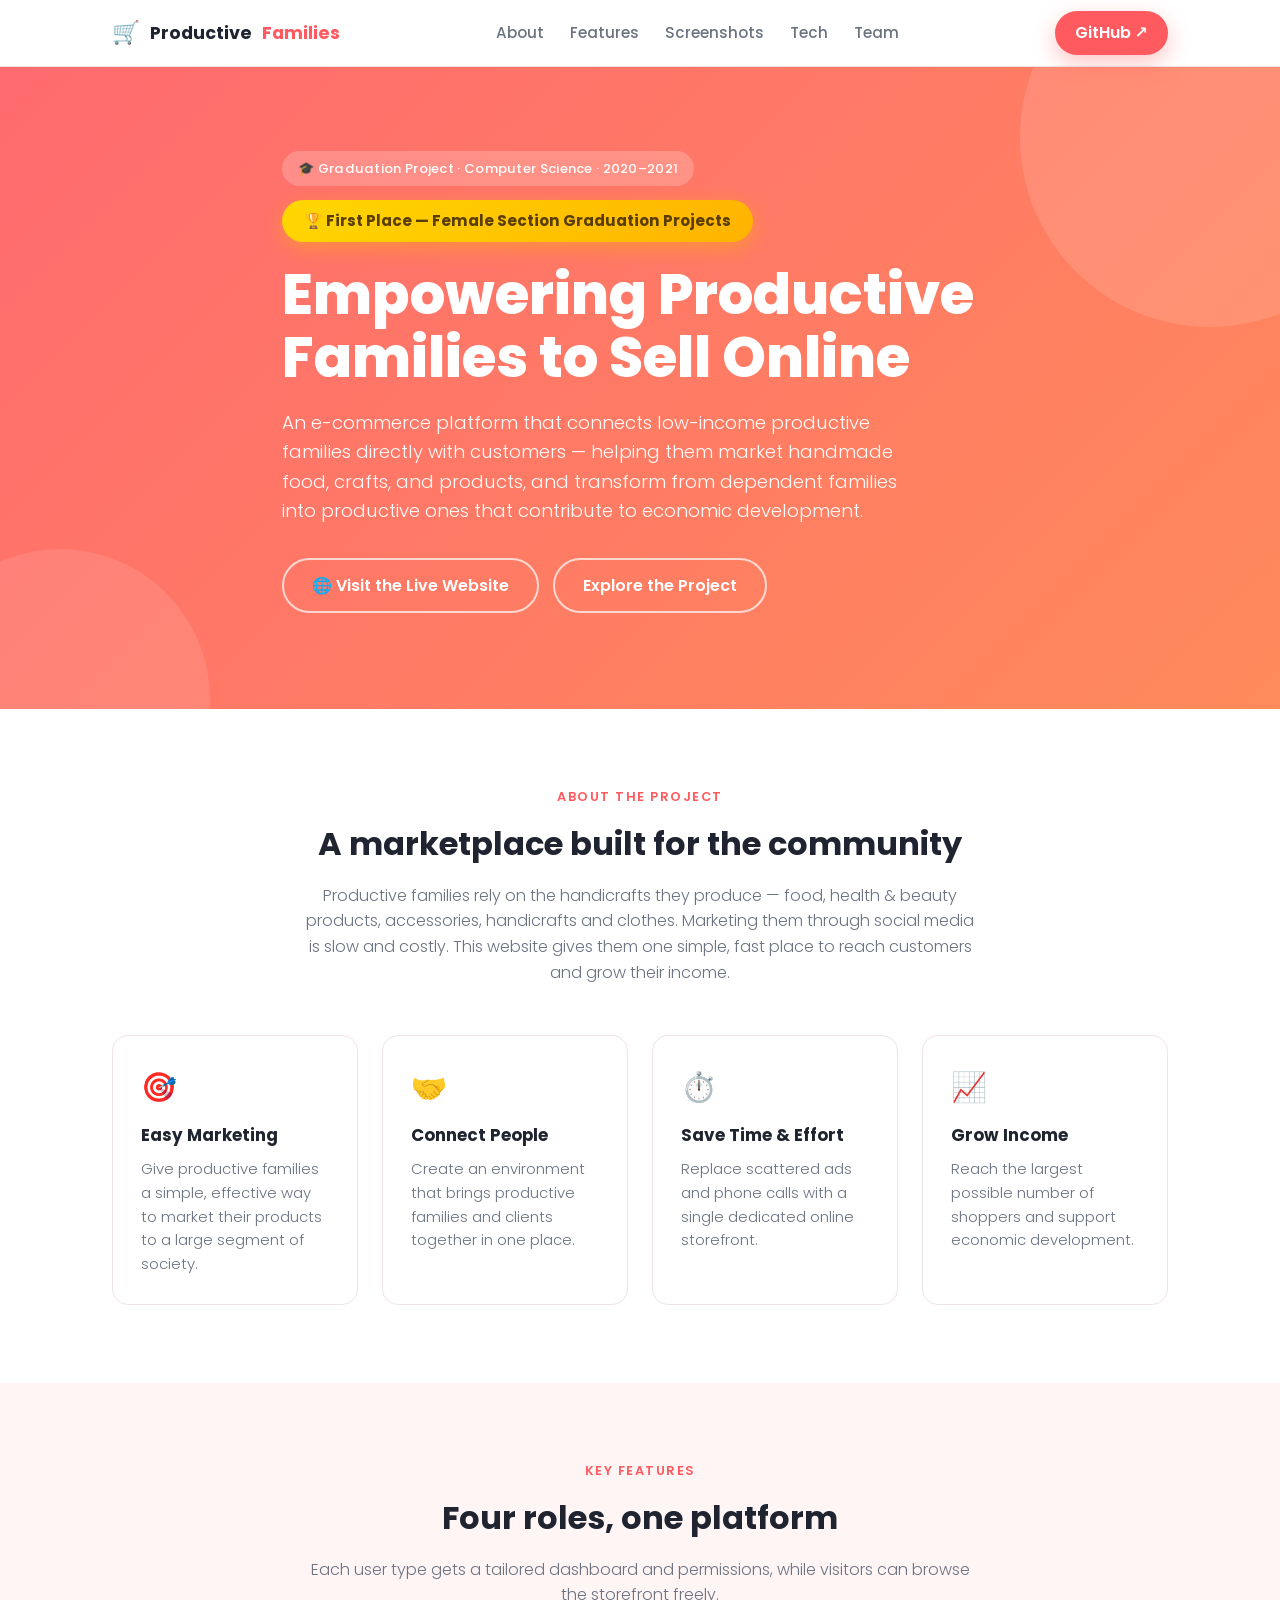
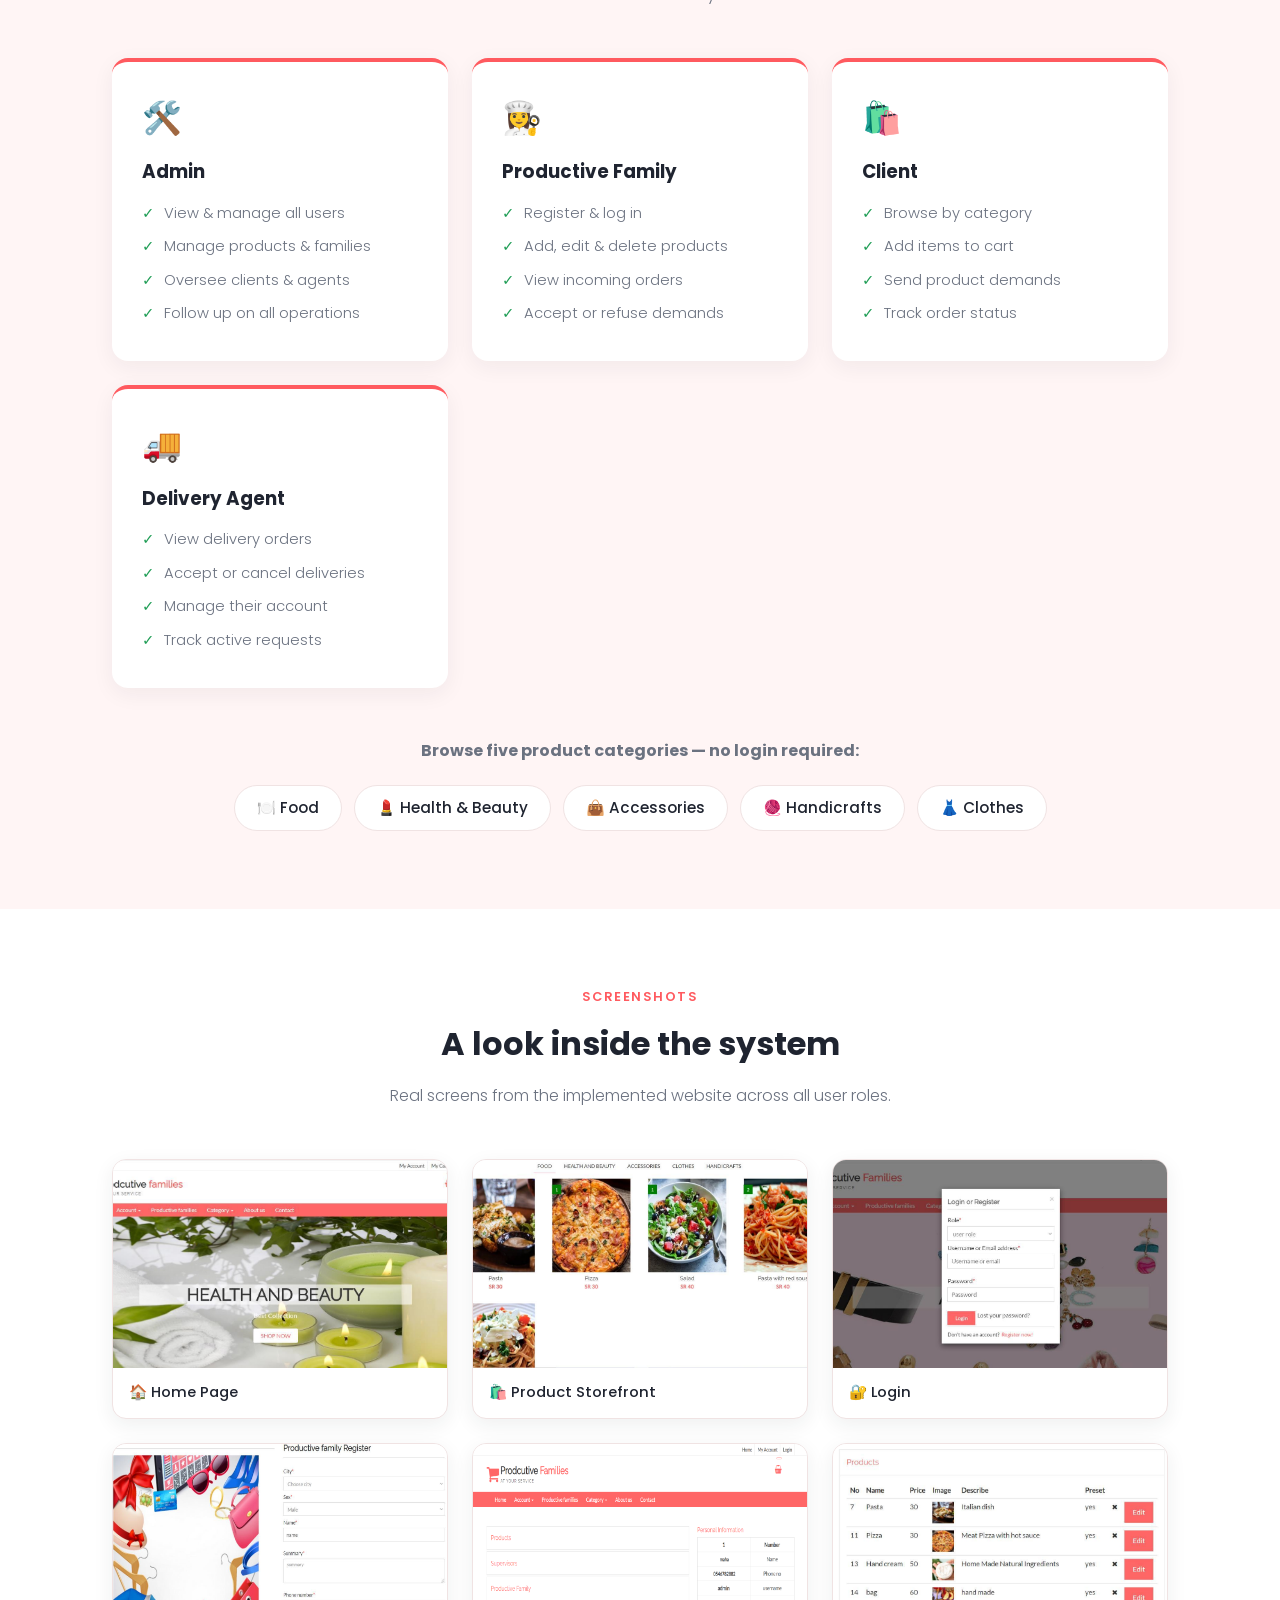
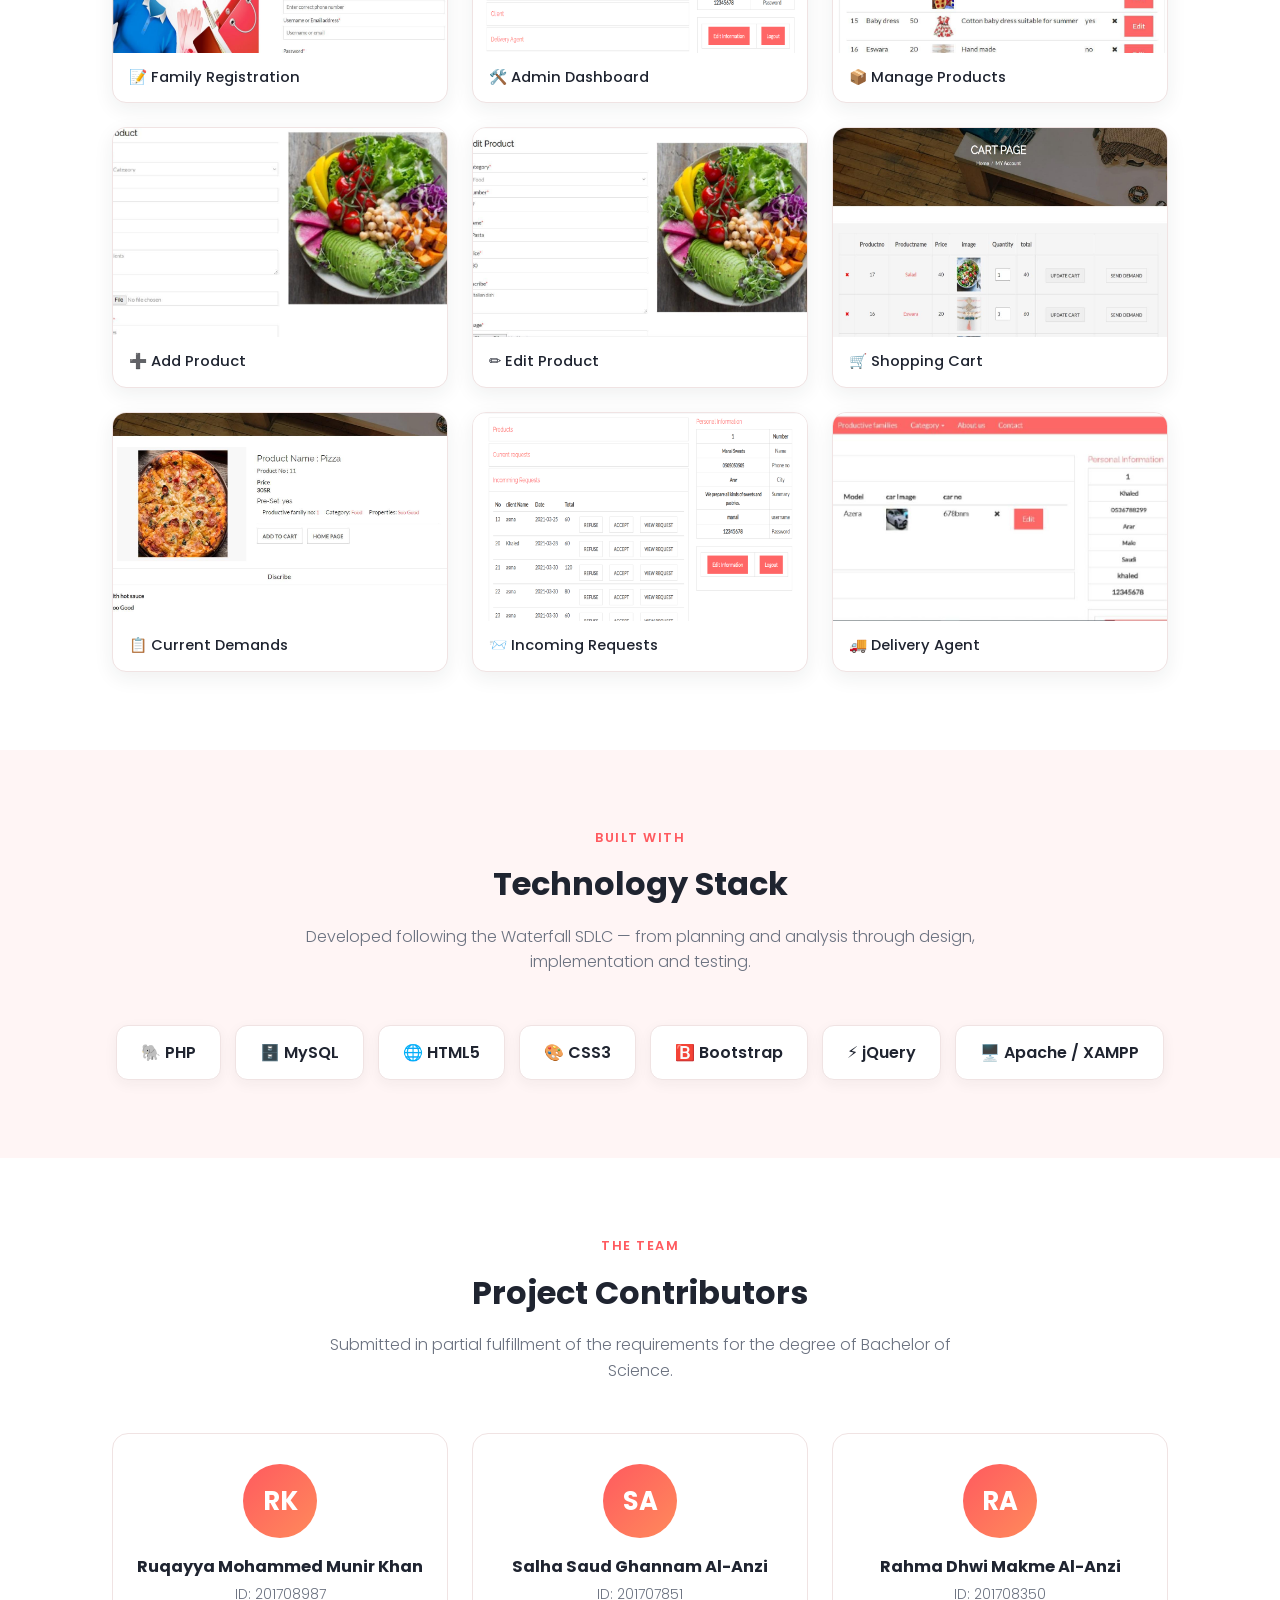
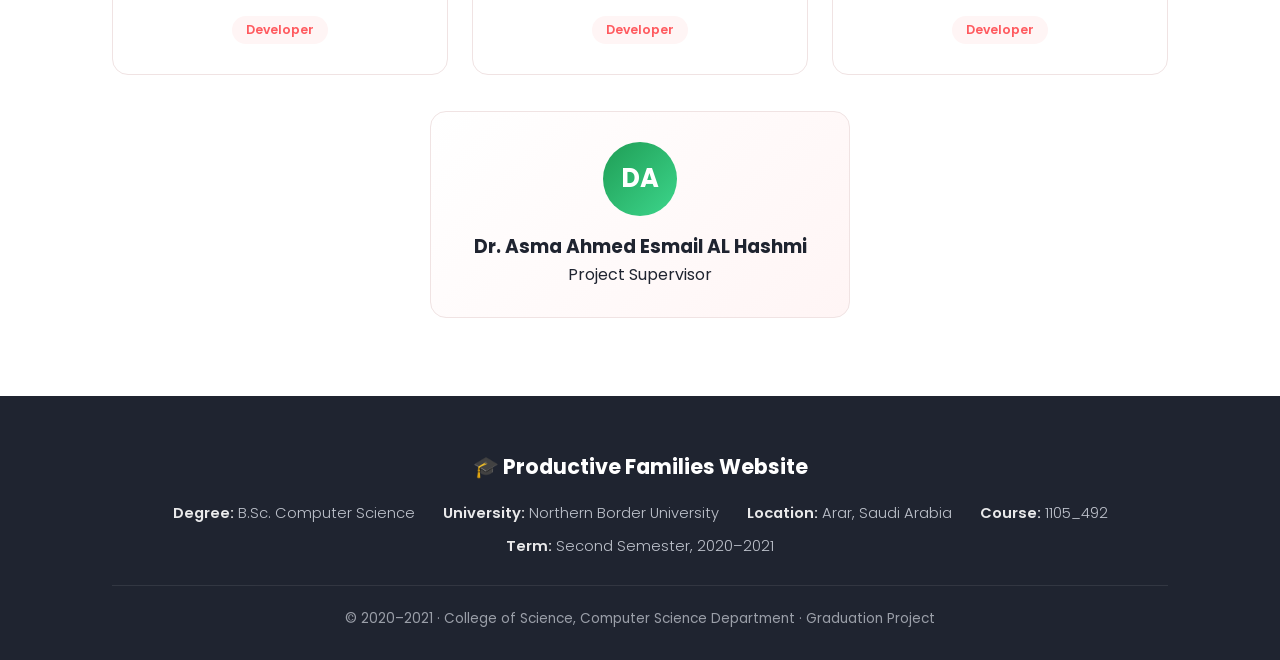
<file: docs/index.html>
<!DOCTYPE html>
<html lang="en">
<head>
  <meta charset="UTF-8">
  <meta name="viewport" content="width=device-width, initial-scale=1.0">
  <title>Productive Families Website — Graduation Project</title>
  <meta name="description" content="An e-commerce platform that empowers productive families to market and sell their handmade products online. Graduation project, Northern Border University, 2020–2021.">
  <link rel="preconnect" href="https://fonts.googleapis.com">
  <link href="https://fonts.googleapis.com/css2?family=Poppins:wght@300;400;500;600;700;800&display=swap" rel="stylesheet">
  <style>
    :root{
      --brand:#ff5a5f;
      --brand-dark:#e0484d;
      --green:#1f9d55;
      --ink:#1f2430;
      --muted:#6b7280;
      --bg:#fff;
      --soft:#fff5f5;
      --line:#f0e3e3;
      --shadow:0 12px 40px rgba(31,36,48,.12);
    }
    *{margin:0;padding:0;box-sizing:border-box}
    html{scroll-behavior:smooth}
    body{font-family:'Poppins',system-ui,sans-serif;color:var(--ink);background:var(--bg);line-height:1.6}
    a{color:inherit;text-decoration:none}
    .wrap{max-width:1100px;margin:0 auto;padding:0 22px}
    .btn{display:inline-block;background:var(--brand);color:#fff;padding:13px 28px;border-radius:50px;font-weight:600;transition:.25s;box-shadow:0 8px 22px rgba(255,90,95,.35)}
    .btn:hover{background:var(--brand-dark);transform:translateY(-2px)}
    .btn.ghost{background:transparent;color:#fff;border:2px solid rgba(255,255,255,.7);box-shadow:none}
    .btn.ghost:hover{background:rgba(255,255,255,.15)}

    /* NAV */
    nav{position:sticky;top:0;z-index:50;background:rgba(255,255,255,.92);backdrop-filter:blur(8px);border-bottom:1px solid var(--line)}
    nav .wrap{display:flex;align-items:center;justify-content:space-between;height:66px}
    .logo{display:flex;align-items:center;gap:10px;font-weight:700;font-size:1.1rem}
    .logo .cart{color:var(--brand);font-size:1.4rem}
    .logo span{color:var(--brand)}
    .nav-links{display:flex;gap:26px;font-weight:500;font-size:.95rem}
    .nav-links a{color:var(--muted);transition:.2s}
    .nav-links a:hover{color:var(--brand)}
    @media(max-width:720px){.nav-links{display:none}}

    /* HERO */
    header.hero{background:linear-gradient(135deg,#ff6b6f 0%,#ff8a5b 100%);color:#fff;padding:84px 0 96px;position:relative;overflow:hidden}
    header.hero:after{content:"";position:absolute;right:-120px;top:-120px;width:380px;height:380px;background:rgba(255,255,255,.12);border-radius:50%}
    header.hero:before{content:"";position:absolute;left:-90px;bottom:-140px;width:300px;height:300px;background:rgba(255,255,255,.10);border-radius:50%}
    .hero-inner{position:relative;z-index:2;max-width:760px}
    .pill{display:inline-block;background:rgba(255,255,255,.2);padding:7px 16px;border-radius:50px;font-size:.82rem;font-weight:500;letter-spacing:.3px;margin-bottom:14px}
    .award{display:block;width:fit-content;background:linear-gradient(135deg,#ffd700,#ffb300);color:#5a3d00;padding:9px 22px;border-radius:50px;font-size:.95rem;font-weight:700;margin-bottom:22px;box-shadow:0 6px 20px rgba(255,179,0,.45)}
    header.hero h1{font-size:clamp(2.1rem,5vw,3.5rem);font-weight:800;line-height:1.12;margin-bottom:18px}
    header.hero p.lead{font-size:1.15rem;font-weight:300;opacity:.96;max-width:620px;margin-bottom:32px}
    .hero-cta{display:flex;gap:14px;flex-wrap:wrap}

    /* SECTIONS */
    section{padding:78px 0}
    .eyebrow{color:var(--brand);font-weight:600;letter-spacing:1.5px;text-transform:uppercase;font-size:.8rem;margin-bottom:10px;text-align:center}
    h2.title{text-align:center;font-size:2rem;font-weight:700;margin-bottom:14px}
    .sub{text-align:center;color:var(--muted);max-width:680px;margin:0 auto 50px;font-weight:300}
    .soft{background:var(--soft)}

    /* OBJECTIVES */
    .grid{display:grid;gap:24px}
    .obj{grid-template-columns:repeat(auto-fit,minmax(240px,1fr))}
    .card{background:#fff;border:1px solid var(--line);border-radius:16px;padding:28px;transition:.25s}
    .card:hover{transform:translateY(-5px);box-shadow:var(--shadow)}
    .card .ico{font-size:1.8rem;margin-bottom:12px}
    .card h3{font-size:1.05rem;margin-bottom:8px}
    .card p{color:var(--muted);font-size:.93rem;font-weight:300}

    /* ROLES */
    .roles{grid-template-columns:repeat(auto-fit,minmax(250px,1fr))}
    .role{background:#fff;border-radius:16px;padding:30px;border-top:4px solid var(--brand);box-shadow:0 6px 22px rgba(31,36,48,.06)}
    .role .ico{font-size:2rem;margin-bottom:14px}
    .role h3{font-size:1.15rem;margin-bottom:10px}
    .role ul{list-style:none;color:var(--muted);font-size:.92rem;font-weight:300}
    .role li{padding:5px 0 5px 22px;position:relative}
    .role li:before{content:"✓";position:absolute;left:0;color:var(--green);font-weight:700}

    /* CATEGORIES */
    .cats{display:flex;flex-wrap:wrap;gap:12px;justify-content:center}
    .cat{background:#fff;border:1px solid var(--line);padding:10px 22px;border-radius:50px;font-weight:500;font-size:.95rem}

    /* GALLERY */
    .gallery{grid-template-columns:repeat(auto-fit,minmax(280px,1fr))}
    .shot{border-radius:14px;overflow:hidden;border:1px solid var(--line);background:#fff;box-shadow:0 6px 20px rgba(31,36,48,.07)}
    .shot img{width:100%;display:block;aspect-ratio:16/10;object-fit:cover;object-position:top}
    .shot .cap{padding:13px 16px;font-weight:500;font-size:.92rem}

    /* TECH */
    .tech{display:flex;flex-wrap:wrap;gap:14px;justify-content:center}
    .chip{background:#fff;border:1px solid var(--line);border-radius:12px;padding:14px 24px;font-weight:600;display:flex;align-items:center;gap:8px;box-shadow:0 4px 14px rgba(31,36,48,.05)}

    /* TEAM */
    .team{grid-template-columns:repeat(auto-fit,minmax(230px,1fr))}
    .member{background:#fff;border-radius:16px;padding:30px 24px;text-align:center;border:1px solid var(--line);transition:.25s}
    .member:hover{transform:translateY(-5px);box-shadow:var(--shadow)}
    .avatar{width:74px;height:74px;border-radius:50%;margin:0 auto 16px;background:linear-gradient(135deg,var(--brand),#ff8a5b);color:#fff;display:flex;align-items:center;justify-content:center;font-size:1.6rem;font-weight:700}
    .member h3{font-size:1.02rem;margin-bottom:4px}
    .member .id{color:var(--muted);font-size:.85rem;font-weight:300}
    .member .tag{display:inline-block;margin-top:10px;background:var(--soft);color:var(--brand);padding:4px 14px;border-radius:50px;font-size:.78rem;font-weight:600}
    .supervisor{max-width:420px;margin:36px auto 0;text-align:center;background:linear-gradient(135deg,#fff,#fff5f5);border:1px solid var(--line);border-radius:16px;padding:30px}
    .supervisor .avatar{background:linear-gradient(135deg,#1f9d55,#3dd68c)}

    /* FOOTER */
    footer{background:var(--ink);color:#cfd3dc;padding:54px 0 30px;text-align:center}
    footer h3{color:#fff;font-size:1.3rem;margin-bottom:18px}
    .meta{display:flex;flex-wrap:wrap;gap:10px 28px;justify-content:center;font-size:.92rem;font-weight:300;margin-bottom:26px}
    .meta span{opacity:.9}
    .meta b{color:#fff;font-weight:600}
    footer .copy{border-top:1px solid rgba(255,255,255,.12);padding-top:22px;font-size:.85rem;opacity:.7}
  </style>
</head>
<body>

  <nav>
    <div class="wrap">
      <div class="logo"><span class="cart">🛒</span> Productive <span>Families</span></div>
      <div class="nav-links">
        <a href="#about">About</a>
        <a href="#features">Features</a>
        <a href="#screens">Screenshots</a>
        <a href="#tech">Tech</a>
        <a href="#team">Team</a>
      </div>
      <a class="btn" href="https://github.com/roqaya-k7an/Productive-Families-Website" style="padding:9px 20px">GitHub ↗</a>
    </div>
  </nav>

  <header class="hero">
    <div class="wrap hero-inner">
      <span class="pill">🎓 Graduation Project · Computer Science · 2020–2021</span>
      <span class="award">🏆 First Place — Female Section Graduation Projects</span>
      <h1>Empowering Productive Families to Sell Online</h1>
      <p class="lead">An e-commerce platform that connects low-income productive families directly
        with customers — helping them market handmade food, crafts, and products, and transform from
        dependent families into productive ones that contribute to economic development.</p>
      <div class="hero-cta">
        <a class="btn ghost" href="https://productive-families-website-production.up.railway.app">🌐 Visit the Live Website</a>
        <a class="btn ghost" href="#about">Explore the Project</a>
      </div>
    </div>
  </header>

  <!-- ABOUT -->
  <section id="about">
    <div class="wrap">
      <div class="eyebrow">About the Project</div>
      <h2 class="title">A marketplace built for the community</h2>
      <p class="sub">Productive families rely on the handicrafts they produce — food, health & beauty
        products, accessories, handicrafts and clothes. Marketing them through social media is slow
        and costly. This website gives them one simple, fast place to reach customers and grow their income.</p>
      <div class="grid obj">
        <div class="card"><div class="ico">🎯</div><h3>Easy Marketing</h3><p>Give productive families a simple, effective way to market their products to a large segment of society.</p></div>
        <div class="card"><div class="ico">🤝</div><h3>Connect People</h3><p>Create an environment that brings productive families and clients together in one place.</p></div>
        <div class="card"><div class="ico">⏱️</div><h3>Save Time & Effort</h3><p>Replace scattered ads and phone calls with a single dedicated online storefront.</p></div>
        <div class="card"><div class="ico">📈</div><h3>Grow Income</h3><p>Reach the largest possible number of shoppers and support economic development.</p></div>
      </div>
    </div>
  </section>

  <!-- FEATURES / ROLES -->
  <section id="features" class="soft">
    <div class="wrap">
      <div class="eyebrow">Key Features</div>
      <h2 class="title">Four roles, one platform</h2>
      <p class="sub">Each user type gets a tailored dashboard and permissions, while visitors can browse the storefront freely.</p>
      <div class="grid roles">
        <div class="role"><div class="ico">🛠️</div><h3>Admin</h3><ul>
          <li>View & manage all users</li><li>Manage products & families</li>
          <li>Oversee clients & agents</li><li>Follow up on all operations</li></ul></div>
        <div class="role"><div class="ico">👩‍🍳</div><h3>Productive Family</h3><ul>
          <li>Register & log in</li><li>Add, edit & delete products</li>
          <li>View incoming orders</li><li>Accept or refuse demands</li></ul></div>
        <div class="role"><div class="ico">🛍️</div><h3>Client</h3><ul>
          <li>Browse by category</li><li>Add items to cart</li>
          <li>Send product demands</li><li>Track order status</li></ul></div>
        <div class="role"><div class="ico">🚚</div><h3>Delivery Agent</h3><ul>
          <li>View delivery orders</li><li>Accept or cancel deliveries</li>
          <li>Manage their account</li><li>Track active requests</li></ul></div>
      </div>
      <p class="sub" style="margin-top:50px;margin-bottom:22px"><strong>Browse five product categories — no login required:</strong></p>
      <div class="cats">
        <div class="cat">🍽️ Food</div>
        <div class="cat">💄 Health & Beauty</div>
        <div class="cat">👜 Accessories</div>
        <div class="cat">🧶 Handicrafts</div>
        <div class="cat">👗 Clothes</div>
      </div>
    </div>
  </section>

  <!-- SCREENSHOTS -->
  <section id="screens">
    <div class="wrap">
      <div class="eyebrow">Screenshots</div>
      <h2 class="title">A look inside the system</h2>
      <p class="sub">Real screens from the implemented website across all user roles.</p>
      <div class="grid gallery">
        <div class="shot"><img src="screenshots/home-hero.jpg" alt="Home page"><div class="cap">🏠 Home Page</div></div>
        <div class="shot"><img src="screenshots/products.jpg" alt="Products"><div class="cap">🛍️ Product Storefront</div></div>
        <div class="shot"><img src="screenshots/login.jpg" alt="Login"><div class="cap">🔐 Login</div></div>
        <div class="shot"><img src="screenshots/register.jpg" alt="Register"><div class="cap">📝 Family Registration</div></div>
        <div class="shot"><img src="screenshots/admin-dashboard.png" alt="Admin dashboard"><div class="cap">🛠️ Admin Dashboard</div></div>
        <div class="shot"><img src="screenshots/manage-products.jpg" alt="Manage products"><div class="cap">📦 Manage Products</div></div>
        <div class="shot"><img src="screenshots/add-product.jpg" alt="Add product"><div class="cap">➕ Add Product</div></div>
        <div class="shot"><img src="screenshots/edit-product.jpg" alt="Edit product"><div class="cap">✏️ Edit Product</div></div>
        <div class="shot"><img src="screenshots/cart.jpg" alt="Cart"><div class="cap">🛒 Shopping Cart</div></div>
        <div class="shot"><img src="screenshots/current-demand.jpg" alt="Current demand"><div class="cap">📋 Current Demands</div></div>
        <div class="shot"><img src="screenshots/incoming-requests.png" alt="Incoming requests"><div class="cap">📨 Incoming Requests</div></div>
        <div class="shot"><img src="screenshots/delivery-agent.png" alt="Delivery agent"><div class="cap">🚚 Delivery Agent</div></div>
      </div>
    </div>
  </section>

  <!-- TECH -->
  <section id="tech" class="soft">
    <div class="wrap">
      <div class="eyebrow">Built With</div>
      <h2 class="title">Technology Stack</h2>
      <p class="sub">Developed following the Waterfall SDLC — from planning and analysis through design, implementation and testing.</p>
      <div class="tech">
        <div class="chip">🐘 PHP</div>
        <div class="chip">🗄️ MySQL</div>
        <div class="chip">🌐 HTML5</div>
        <div class="chip">🎨 CSS3</div>
        <div class="chip">🅱️ Bootstrap</div>
        <div class="chip">⚡ jQuery</div>
        <div class="chip">🖥️ Apache / XAMPP</div>
      </div>
    </div>
  </section>

  <!-- TEAM -->
  <section id="team">
    <div class="wrap">
      <div class="eyebrow">The Team</div>
      <h2 class="title">Project Contributors</h2>
      <p class="sub">Submitted in partial fulfillment of the requirements for the degree of Bachelor of Science.</p>
      <div class="grid team">
        <div class="member"><div class="avatar">RK</div><h3>Ruqayya Mohammed Munir Khan</h3><div class="id">ID: 201708987</div><div class="tag">Developer</div></div>
        <div class="member"><div class="avatar">SA</div><h3>Salha Saud Ghannam Al-Anzi</h3><div class="id">ID: 201707851</div><div class="tag">Developer</div></div>
        <div class="member"><div class="avatar">RA</div><h3>Rahma Dhwi Makme Al-Anzi</h3><div class="id">ID: 201708350</div><div class="tag">Developer</div></div>
      </div>
      <div class="supervisor">
        <div class="avatar">DA</div>
        <h3>Dr. Asma Ahmed Esmail AL Hashmi</h3>
        <div class="id">Project Supervisor</div>
      </div>
    </div>
  </section>

  <!-- FOOTER -->
  <footer>
    <div class="wrap">
      <h3>🎓 Productive Families Website</h3>
      <div class="meta">
        <span><b>Degree:</b> B.Sc. Computer Science</span>
        <span><b>University:</b> Northern Border University</span>
        <span><b>Location:</b> Arar, Saudi Arabia</span>
        <span><b>Course:</b> 1105_492</span>
        <span><b>Term:</b> Second Semester, 2020–2021</span>
      </div>
      <div class="copy">© 2020–2021 · College of Science, Computer Science Department · Graduation Project</div>
    </div>
  </footer>

</body>
</html>
</file>
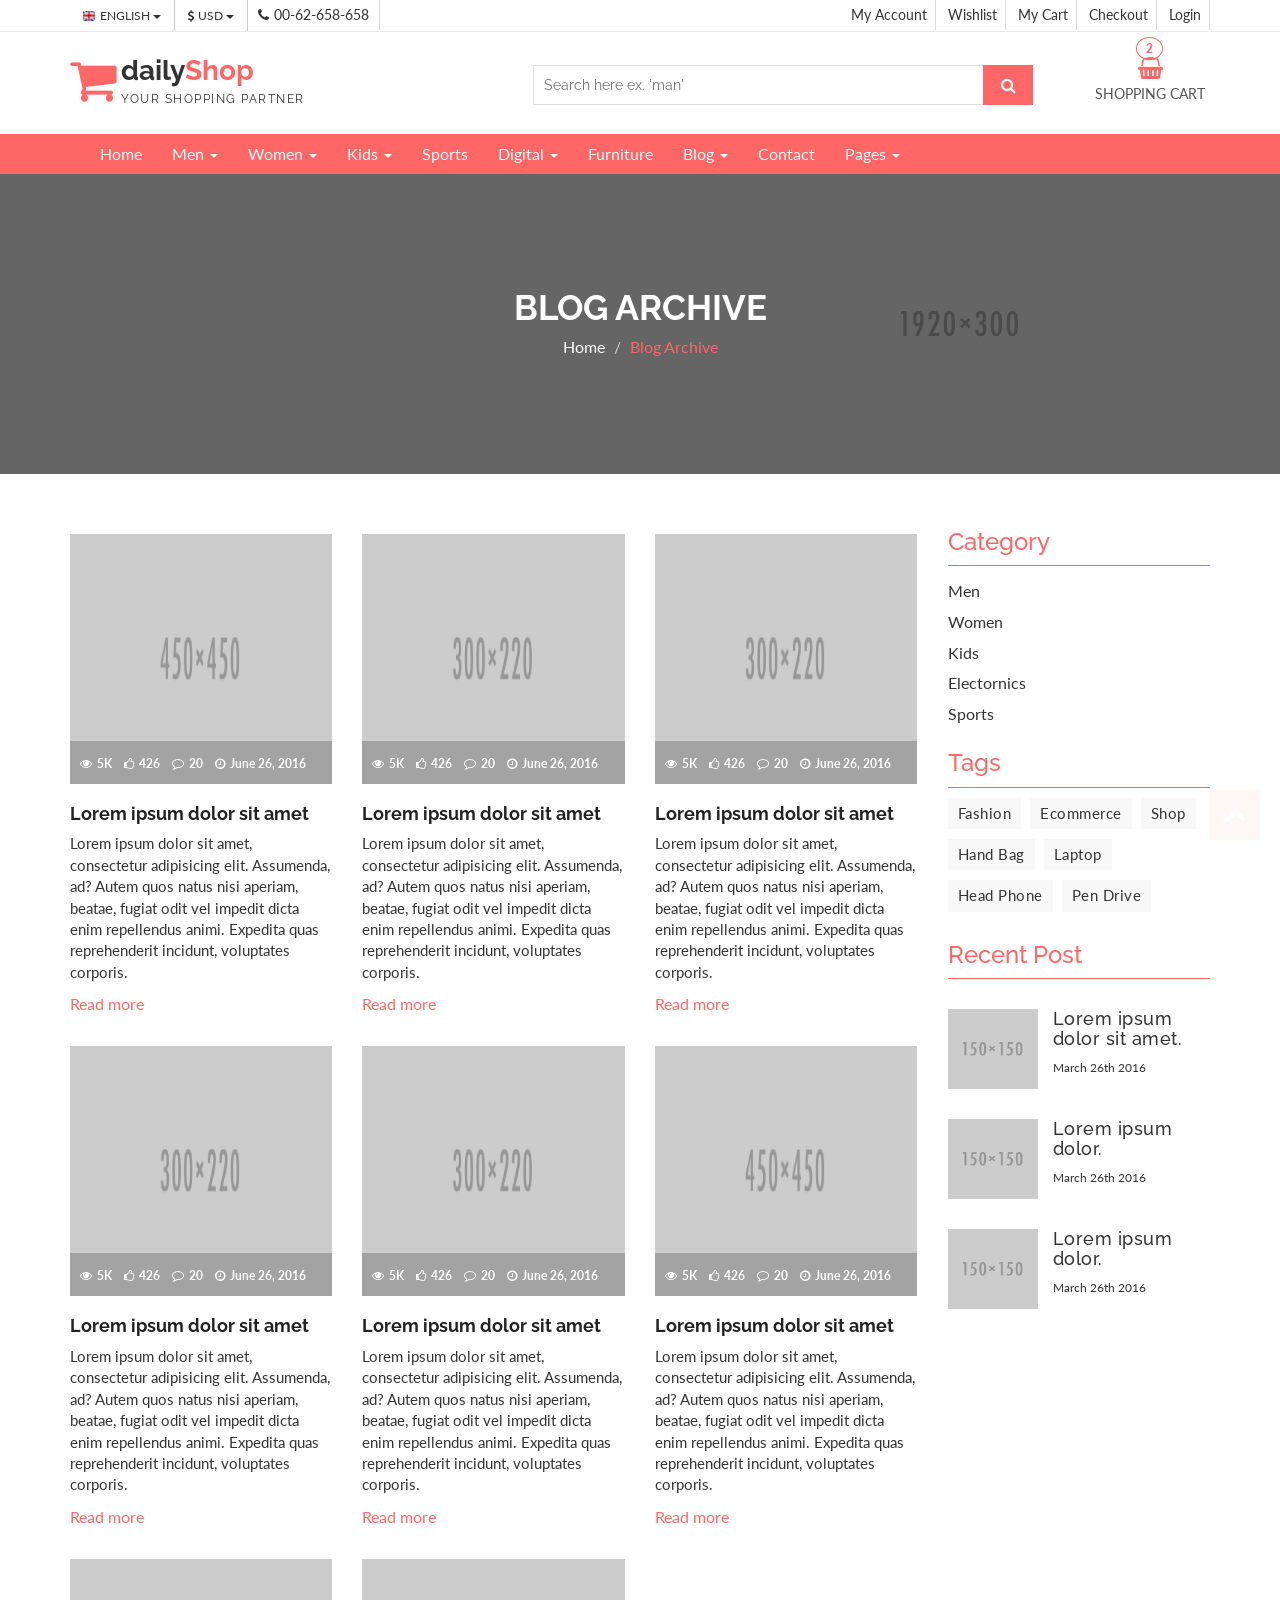
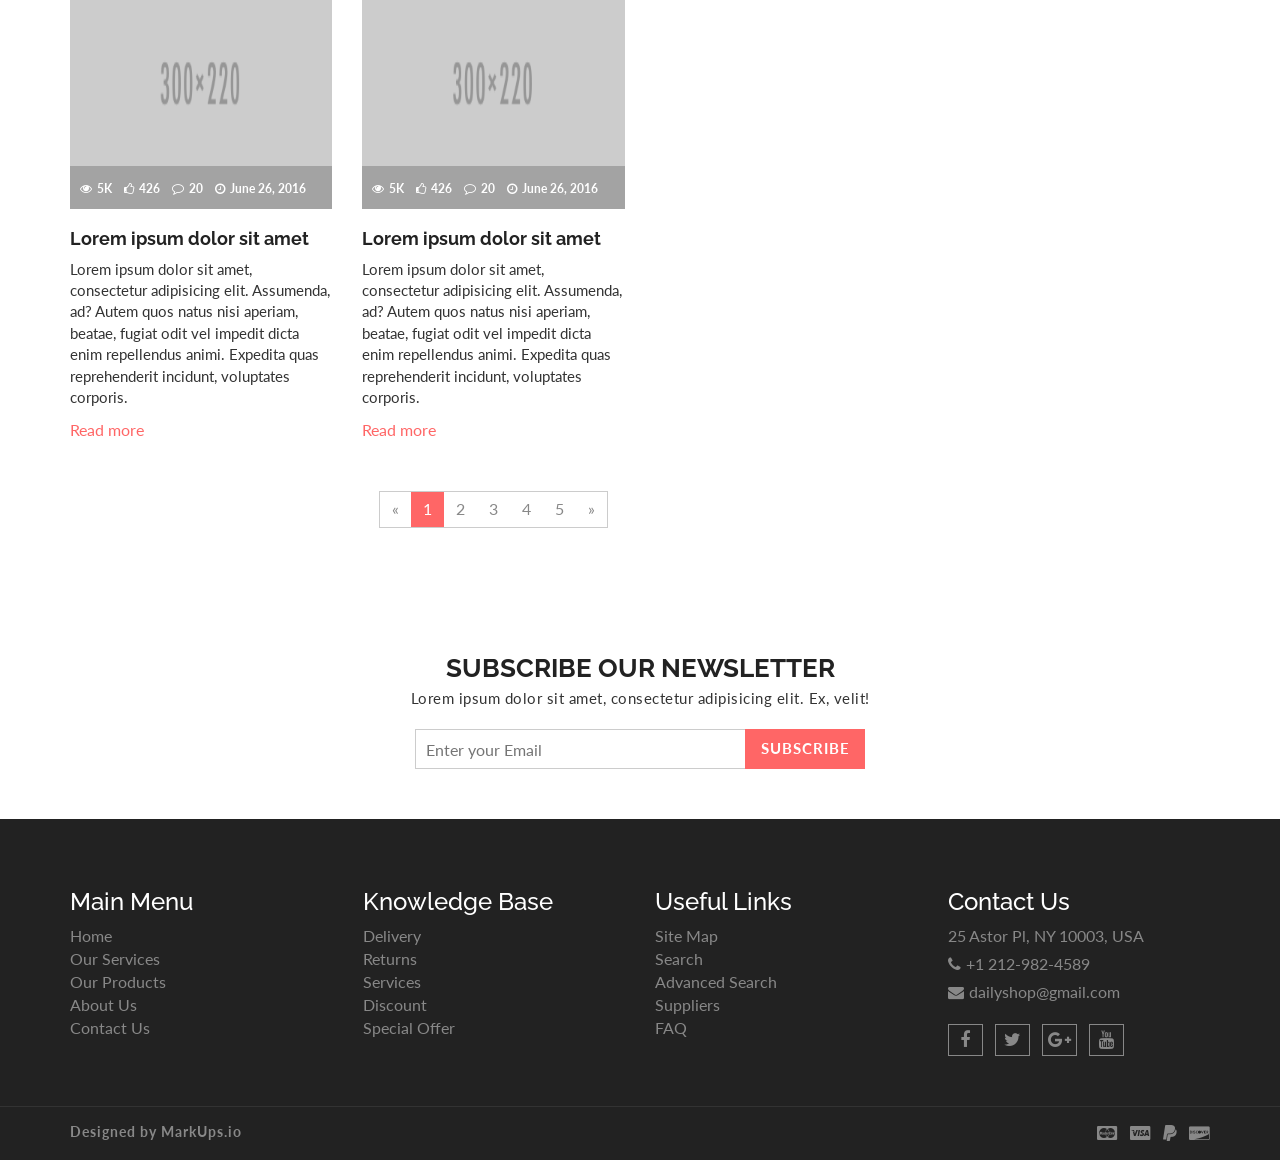
<file: blog-archive-2.html>
<!DOCTYPE html>
<html lang="en">
  <head>
    <meta charset="utf-8">
    <meta http-equiv="X-UA-Compatible" content="IE=edge">
    <meta name="viewport" content="width=device-width, initial-scale=1">    
    <title>Daily Shop | Blog Archive</title>
    
    <!-- Font awesome -->
    <link href="css/font-awesome.css" rel="stylesheet">
    <!-- Bootstrap -->
    <link href="css/bootstrap.css" rel="stylesheet">   
    <!-- SmartMenus jQuery Bootstrap Addon CSS -->
    <link href="css/jquery.smartmenus.bootstrap.css" rel="stylesheet">
    <!-- Product view slider -->
    <link rel="stylesheet" type="text/css" href="css/jquery.simpleLens.css">    
    <!-- slick slider -->
    <link rel="stylesheet" type="text/css" href="css/slick.css">
    <!-- price picker slider -->
    <link rel="stylesheet" type="text/css" href="css/nouislider.css">
    <!-- Theme color -->
    <link id="switcher" href="css/theme-color/default-theme.css" rel="stylesheet">
    <!-- Top Slider CSS -->
    <link href="css/sequence-theme.modern-slide-in.css" rel="stylesheet" media="all">

    <!-- Main style sheet -->
    <link href="css/style.css" rel="stylesheet">    

    <!-- Google Font -->
    <link href='https://fonts.googleapis.com/css?family=Lato' rel='stylesheet' type='text/css'>
    <link href='https://fonts.googleapis.com/css?family=Raleway' rel='stylesheet' type='text/css'>
    

    <!-- HTML5 shim and Respond.js for IE8 support of HTML5 elements and media queries -->
    <!-- WARNING: Respond.js doesn't work if you view the page via file:// -->
    <!--[if lt IE 9]>
      <script src="https://oss.maxcdn.com/html5shiv/3.7.2/html5shiv.min.js"></script>
      <script src="https://oss.maxcdn.com/respond/1.4.2/respond.min.js"></script>
    <![endif]-->
  

  </head>
  <body>
  
   <!-- wpf loader Two -->
    <div id="wpf-loader-two">          
      <div class="wpf-loader-two-inner">
        <span>Loading</span>
      </div>
    </div> 
    <!-- / wpf loader Two -->
    <script>
    /* Fallback: always hide the loading overlay even if jQuery/CDN is slow or fails */
    (function(){function h(){var l=document.getElementById('wpf-loader-two');if(l){l.style.transition='opacity .4s';l.style.opacity='0';setTimeout(function(){l.style.display='none';},400);}}window.addEventListener('load',h);document.addEventListener('DOMContentLoaded',function(){setTimeout(h,1200);});setTimeout(h,4000);})();
    </script>       
 <!-- SCROLL TOP BUTTON -->
    <a class="scrollToTop" href="#"><i class="fa fa-chevron-up"></i></a>
  <!-- END SCROLL TOP BUTTON -->


  <!-- Start header section -->
  <header id="aa-header">
    <!-- start header top  -->
    <div class="aa-header-top">
      <div class="container">
        <div class="row">
          <div class="col-md-12">
            <div class="aa-header-top-area">
              <!-- start header top left -->
              <div class="aa-header-top-left">
                <!-- start language -->
                <div class="aa-language">
                  <div class="dropdown">
                    <a class="btn dropdown-toggle" href="#" type="button" id="dropdownMenu1" data-toggle="dropdown" aria-haspopup="true" aria-expanded="true">
                      <img src="img/flag/english.jpg" alt="english flag">ENGLISH
                      <span class="caret"></span>
                    </a>
                    <ul class="dropdown-menu" aria-labelledby="dropdownMenu1">
                      <li><a href="#"><img src="img/flag/french.jpg" alt="">FRENCH</a></li>
                      <li><a href="#"><img src="img/flag/english.jpg" alt="">ENGLISH</a></li>
                    </ul>
                  </div>
                </div>
                <!-- / language -->

                <!-- start currency -->
                <div class="aa-currency">
                  <div class="dropdown">
                    <a class="btn dropdown-toggle" href="#" type="button" id="dropdownMenu1" data-toggle="dropdown" aria-haspopup="true" aria-expanded="true">
                      <i class="fa fa-usd"></i>USD
                      <span class="caret"></span>
                    </a>
                    <ul class="dropdown-menu" aria-labelledby="dropdownMenu1">
                      <li><a href="#"><i class="fa fa-euro"></i>EURO</a></li>
                      <li><a href="#"><i class="fa fa-jpy"></i>YEN</a></li>
                    </ul>
                  </div>
                </div>
                <!-- / currency -->
                <!-- start cellphone -->
                <div class="cellphone hidden-xs">
                  <p><span class="fa fa-phone"></span>00-62-658-658</p>
                </div>
                <!-- / cellphone -->
              </div>
              <!-- / header top left -->
              <div class="aa-header-top-right">
                <ul class="aa-head-top-nav-right">
                  <li><a href="account.html">My Account</a></li>
                  <li class="hidden-xs"><a href="wishlist.html">Wishlist</a></li>
                  <li class="hidden-xs"><a href="cart.html">My Cart</a></li>
                  <li class="hidden-xs"><a href="checkout.html">Checkout</a></li>
                  <li><a href="" data-toggle="modal" data-target="#login-modal">Login</a></li>
                </ul>
              </div>
            </div>
          </div>
        </div>
      </div>
    </div>
    <!-- / header top  -->

    <!-- start header bottom  -->
    <div class="aa-header-bottom">
      <div class="container">
        <div class="row">
          <div class="col-md-12">
            <div class="aa-header-bottom-area">
              <!-- logo  -->
              <div class="aa-logo">
                <!-- Text based logo -->
                <a href="index.html">
                  <span class="fa fa-shopping-cart"></span>
                  <p>daily<strong>Shop</strong> <span>Your Shopping Partner</span></p>
                </a>
                <!-- img based logo -->
                <!-- <a href="index.html"><img src="img/logo.jpg" alt="logo img"></a> -->
              </div>
              <!-- / logo  -->
               <!-- cart box -->
              <div class="aa-cartbox">
                <a class="aa-cart-link" href="#">
                  <span class="fa fa-shopping-basket"></span>
                  <span class="aa-cart-title">SHOPPING CART</span>
                  <span class="aa-cart-notify">2</span>
                </a>
                <div class="aa-cartbox-summary">
                  <ul>
                    <li>
                      <a class="aa-cartbox-img" href="#"><img src="img/woman-small-2.jpg" alt="img"></a>
                      <div class="aa-cartbox-info">
                        <h4><a href="#">Product Name</a></h4>
                        <p>1 x $250</p>
                      </div>
                      <a class="aa-remove-product" href="#"><span class="fa fa-times"></span></a>
                    </li>
                    <li>
                      <a class="aa-cartbox-img" href="#"><img src="img/woman-small-1.jpg" alt="img"></a>
                      <div class="aa-cartbox-info">
                        <h4><a href="#">Product Name</a></h4>
                        <p>1 x $250</p>
                      </div>
                      <a class="aa-remove-product" href="#"><span class="fa fa-times"></span></a>
                    </li>                    
                    <li>
                      <span class="aa-cartbox-total-title">
                        Total
                      </span>
                      <span class="aa-cartbox-total-price">
                        $500
                      </span>
                    </li>
                  </ul>
                  <a class="aa-cartbox-checkout aa-primary-btn" href="#">Checkout</a>
                </div>
              </div>
              <!-- / cart box -->
              <!-- search box -->
              <div class="aa-search-box">
                <form action="">
                  <input type="text" name="" id="" placeholder="Search here ex. 'man' ">
                  <button type="submit"><span class="fa fa-search"></span></button>
                </form>
              </div>
              <!-- / search box -->             
            </div>
          </div>
        </div>
      </div>
    </div>
    <!-- / header bottom  -->
  </header>
  <!-- / header section -->
  <!-- menu -->
  <section id="menu">
    <div class="container">
      <div class="menu-area">
        <!-- Navbar -->
        <div class="navbar navbar-default" role="navigation">
          <div class="navbar-header">
            <button type="button" class="navbar-toggle" data-toggle="collapse" data-target=".navbar-collapse">
              <span class="sr-only">Toggle navigation</span>
              <span class="icon-bar"></span>
              <span class="icon-bar"></span>
              <span class="icon-bar"></span>
            </button>          
          </div>
          <div class="navbar-collapse collapse">
            <!-- Left nav -->
            <ul class="nav navbar-nav">
              <li><a href="index.html">Home</a></li>
              <li><a href="#">Men <span class="caret"></span></a>
                <ul class="dropdown-menu">                
                  <li><a href="#">Casual</a></li>
                  <li><a href="#">Sports</a></li>
                  <li><a href="#">Formal</a></li>
                  <li><a href="#">Standard</a></li>                                                
                  <li><a href="#">T-Shirts</a></li>
                  <li><a href="#">Shirts</a></li>
                  <li><a href="#">Jeans</a></li>
                  <li><a href="#">Trousers</a></li>
                  <li><a href="#">And more.. <span class="caret"></span></a>
                    <ul class="dropdown-menu">
                      <li><a href="#">Sleep Wear</a></li>
                      <li><a href="#">Sandals</a></li>
                      <li><a href="#">Loafers</a></li>                                      
                    </ul>
                  </li>
                </ul>
              </li>
              <li><a href="#">Women <span class="caret"></span></a>
                <ul class="dropdown-menu">  
                  <li><a href="#">Kurta & Kurti</a></li>                                                                
                  <li><a href="#">Trousers</a></li>              
                  <li><a href="#">Casual</a></li>
                  <li><a href="#">Sports</a></li>
                  <li><a href="#">Formal</a></li>                
                  <li><a href="#">Sarees</a></li>
                  <li><a href="#">Shoes</a></li>
                  <li><a href="#">And more.. <span class="caret"></span></a>
                    <ul class="dropdown-menu">
                      <li><a href="#">Sleep Wear</a></li>
                      <li><a href="#">Sandals</a></li>
                      <li><a href="#">Loafers</a></li>
                      <li><a href="#">And more.. <span class="caret"></span></a>
                        <ul class="dropdown-menu">
                          <li><a href="#">Rings</a></li>
                          <li><a href="#">Earrings</a></li>
                          <li><a href="#">Jewellery Sets</a></li>
                          <li><a href="#">Lockets</a></li>
                          <li class="disabled"><a class="disabled" href="#">Disabled item</a></li>                       
                          <li><a href="#">Jeans</a></li>
                          <li><a href="#">Polo T-Shirts</a></li>
                          <li><a href="#">SKirts</a></li>
                          <li><a href="#">Jackets</a></li>
                          <li><a href="#">Tops</a></li>
                          <li><a href="#">Make Up</a></li>
                          <li><a href="#">Hair Care</a></li>
                          <li><a href="#">Perfumes</a></li>
                          <li><a href="#">Skin Care</a></li>
                          <li><a href="#">Hand Bags</a></li>
                          <li><a href="#">Single Bags</a></li>
                          <li><a href="#">Travel Bags</a></li>
                          <li><a href="#">Wallets & Belts</a></li>                        
                          <li><a href="#">Sunglases</a></li>
                          <li><a href="#">Nail</a></li>                       
                        </ul>
                      </li>                   
                    </ul>
                  </li>
                </ul>
              </li>
              <li><a href="#">Kids <span class="caret"></span></a>
                <ul class="dropdown-menu">                
                  <li><a href="#">Casual</a></li>
                  <li><a href="#">Sports</a></li>
                  <li><a href="#">Formal</a></li>
                  <li><a href="#">Standard</a></li>                                                
                  <li><a href="#">T-Shirts</a></li>
                  <li><a href="#">Shirts</a></li>
                  <li><a href="#">Jeans</a></li>
                  <li><a href="#">Trousers</a></li>
                  <li><a href="#">And more.. <span class="caret"></span></a>
                    <ul class="dropdown-menu">
                      <li><a href="#">Sleep Wear</a></li>
                      <li><a href="#">Sandals</a></li>
                      <li><a href="#">Loafers</a></li>                                      
                    </ul>
                  </li>
                </ul>
              </li>
              <li><a href="#">Sports</a></li>
             <li><a href="#">Digital <span class="caret"></span></a>
                <ul class="dropdown-menu">                
                  <li><a href="#">Camera</a></li>
                  <li><a href="#">Mobile</a></li>
                  <li><a href="#">Tablet</a></li>
                  <li><a href="#">Laptop</a></li>                                                
                  <li><a href="#">Accessories</a></li>                
                </ul>
              </li>
              <li><a href="#">Furniture</a></li>            
              <li><a href="blog-archive.html">Blog <span class="caret"></span></a>
                <ul class="dropdown-menu">                
                  <li><a href="blog-archive.html">Blog Style 1</a></li>
                  <li><a href="blog-archive-2.html">Blog Style 2</a></li>
                  <li><a href="blog-single.html">Blog Single</a></li>                
                </ul>
              </li>
              <li><a href="contact.html">Contact</a></li>
              <li><a href="#">Pages <span class="caret"></span></a>
                <ul class="dropdown-menu">                
                  <li><a href="product.html">Shop Page</a></li>
                  <li><a href="product-detail.html">Shop Single</a></li>                
                  <li><a href="404.html">404 Page</a></li>                
                </ul>
              </li>
            </ul>
          </div><!--/.nav-collapse -->
        </div>
      </div> 
      </div>
    </div>
  </section>
  <!-- / menu -->  
 
  <!-- catg header banner section -->
  <section id="aa-catg-head-banner">
   <img src="img/fashion/fashion-header-bg-8.jpg" alt="fashion img">
   <div class="aa-catg-head-banner-area">
     <div class="container">
      <div class="aa-catg-head-banner-content">
        <h2>Blog Archive</h2>
        <ol class="breadcrumb">
          <li><a href="index.html">Home</a></li>         
          <li class="active">Blog Archive</li>
        </ol>
      </div>
     </div>
   </div>
  </section>
  <!-- / catg header banner section -->

  <!-- Blog Archive -->
  <section id="aa-blog-archive">
    <div class="container">
      <div class="row">
        <div class="col-md-12">
          <div class="aa-blog-archive-area aa-blog-archive-2">
            <div class="row">
              <div class="col-md-9">
                <div class="aa-blog-content">
                  <div class="row">
                    <div class="col-md-4 col-sm-4">
                      <article class="aa-latest-blog-single">
                        <figure class="aa-blog-img">                    
                          <a href="#"><img alt="img" src="img/promo-banner-1.jpg"></a>  
                            <figcaption class="aa-blog-img-caption">
                            <span href="#"><i class="fa fa-eye"></i>5K</span>
                            <a href="#"><i class="fa fa-thumbs-o-up"></i>426</a>
                            <a href="#"><i class="fa fa-comment-o"></i>20</a>
                            <span href="#"><i class="fa fa-clock-o"></i>June 26, 2016</span>
                          </figcaption>                          
                        </figure>
                        <div class="aa-blog-info">
                          <h3 class="aa-blog-title"><a href="#">Lorem ipsum dolor sit amet</a></h3>
                          <p>Lorem ipsum dolor sit amet, consectetur adipisicing elit. Assumenda, ad? Autem quos natus nisi aperiam, beatae, fugiat odit vel impedit dicta enim repellendus animi. Expedita quas reprehenderit incidunt, voluptates corporis.</p> 
                          <a class="aa-read-mor-btn" href="#">Read more <span class="fa fa-long-arrow-right"></span></a>
                        </div>
                      </article>
                    </div>
                    <div class="col-md-4 col-sm-4">
                      <article class="aa-latest-blog-single">
                        <figure class="aa-blog-img">                    
                          <a href="#"><img alt="img" src="img/promo-banner-2.jpg"></a>  
                            <figcaption class="aa-blog-img-caption">
                            <span href="#"><i class="fa fa-eye"></i>5K</span>
                            <a href="#"><i class="fa fa-thumbs-o-up"></i>426</a>
                            <a href="#"><i class="fa fa-comment-o"></i>20</a>
                            <span href="#"><i class="fa fa-clock-o"></i>June 26, 2016</span>
                          </figcaption>                          
                        </figure>
                        <div class="aa-blog-info">
                          <h3 class="aa-blog-title"><a href="#">Lorem ipsum dolor sit amet</a></h3>
                          <p>Lorem ipsum dolor sit amet, consectetur adipisicing elit. Assumenda, ad? Autem quos natus nisi aperiam, beatae, fugiat odit vel impedit dicta enim repellendus animi. Expedita quas reprehenderit incidunt, voluptates corporis.</p> 
                          <a class="aa-read-mor-btn" href="#">Read more <span class="fa fa-long-arrow-right"></span></a>
                        </div>
                      </article>
                    </div>
                    <div class="col-md-4 col-sm-4">
                      <article class="aa-latest-blog-single">
                        <figure class="aa-blog-img">                    
                          <a href="#"><img alt="img" src="img/promo-banner-3.jpg"></a>  
                            <figcaption class="aa-blog-img-caption">
                            <span href="#"><i class="fa fa-eye"></i>5K</span>
                            <a href="#"><i class="fa fa-thumbs-o-up"></i>426</a>
                            <a href="#"><i class="fa fa-comment-o"></i>20</a>
                            <span href="#"><i class="fa fa-clock-o"></i>June 26, 2016</span>
                          </figcaption>                          
                        </figure>
                        <div class="aa-blog-info">
                          <h3 class="aa-blog-title"><a href="#">Lorem ipsum dolor sit amet</a></h3>
                          <p>Lorem ipsum dolor sit amet, consectetur adipisicing elit. Assumenda, ad? Autem quos natus nisi aperiam, beatae, fugiat odit vel impedit dicta enim repellendus animi. Expedita quas reprehenderit incidunt, voluptates corporis.</p> 
                          <a class="aa-read-mor-btn" href="#">Read more <span class="fa fa-long-arrow-right"></span></a>
                        </div>
                      </article>
                    </div>
                    <div class="col-md-4 col-sm-4">
                      <article class="aa-latest-blog-single">
                        <figure class="aa-blog-img">                    
                          <a href="#"><img alt="img" src="img/promo-banner-4.jpg"></a>  
                            <figcaption class="aa-blog-img-caption">
                            <span href="#"><i class="fa fa-eye"></i>5K</span>
                            <a href="#"><i class="fa fa-thumbs-o-up"></i>426</a>
                            <a href="#"><i class="fa fa-comment-o"></i>20</a>
                            <span href="#"><i class="fa fa-clock-o"></i>June 26, 2016</span>
                          </figcaption>                          
                        </figure>
                        <div class="aa-blog-info">
                          <h3 class="aa-blog-title"><a href="#">Lorem ipsum dolor sit amet</a></h3>
                          <p>Lorem ipsum dolor sit amet, consectetur adipisicing elit. Assumenda, ad? Autem quos natus nisi aperiam, beatae, fugiat odit vel impedit dicta enim repellendus animi. Expedita quas reprehenderit incidunt, voluptates corporis.</p> 
                          <a class="aa-read-mor-btn" href="#">Read more <span class="fa fa-long-arrow-right"></span></a>
                        </div>
                      </article>
                    </div>
                    <div class="col-md-4 col-sm-4">
                      <article class="aa-latest-blog-single">
                        <figure class="aa-blog-img">                    
                          <a href="#"><img alt="img" src="img/promo-banner-5.jpg"></a>  
                            <figcaption class="aa-blog-img-caption">
                            <span href="#"><i class="fa fa-eye"></i>5K</span>
                            <a href="#"><i class="fa fa-thumbs-o-up"></i>426</a>
                            <a href="#"><i class="fa fa-comment-o"></i>20</a>
                            <span href="#"><i class="fa fa-clock-o"></i>June 26, 2016</span>
                          </figcaption>                          
                        </figure>
                        <div class="aa-blog-info">
                          <h3 class="aa-blog-title"><a href="#">Lorem ipsum dolor sit amet</a></h3>
                          <p>Lorem ipsum dolor sit amet, consectetur adipisicing elit. Assumenda, ad? Autem quos natus nisi aperiam, beatae, fugiat odit vel impedit dicta enim repellendus animi. Expedita quas reprehenderit incidunt, voluptates corporis.</p> 
                          <a class="aa-read-mor-btn" href="#">Read more <span class="fa fa-long-arrow-right"></span></a>
                        </div>
                      </article>
                    </div>
                     <div class="col-md-4 col-sm-4">
                      <article class="aa-latest-blog-single">
                        <figure class="aa-blog-img">                    
                          <a href="#"><img alt="img" src="img/promo-banner-1.jpg"></a>  
                            <figcaption class="aa-blog-img-caption">
                            <span href="#"><i class="fa fa-eye"></i>5K</span>
                            <a href="#"><i class="fa fa-thumbs-o-up"></i>426</a>
                            <a href="#"><i class="fa fa-comment-o"></i>20</a>
                            <span href="#"><i class="fa fa-clock-o"></i>June 26, 2016</span>
                          </figcaption>                          
                        </figure>
                        <div class="aa-blog-info">
                          <h3 class="aa-blog-title"><a href="#">Lorem ipsum dolor sit amet</a></h3>
                          <p>Lorem ipsum dolor sit amet, consectetur adipisicing elit. Assumenda, ad? Autem quos natus nisi aperiam, beatae, fugiat odit vel impedit dicta enim repellendus animi. Expedita quas reprehenderit incidunt, voluptates corporis.</p> 
                          <a class="aa-read-mor-btn" href="#">Read more <span class="fa fa-long-arrow-right"></span></a>
                        </div>
                      </article>
                    </div>
                    <div class="col-md-4 col-sm-4">
                      <article class="aa-latest-blog-single">
                        <figure class="aa-blog-img">                    
                          <a href="#"><img alt="img" src="img/promo-banner-2.jpg"></a>  
                            <figcaption class="aa-blog-img-caption">
                            <span href="#"><i class="fa fa-eye"></i>5K</span>
                            <a href="#"><i class="fa fa-thumbs-o-up"></i>426</a>
                            <a href="#"><i class="fa fa-comment-o"></i>20</a>
                            <span href="#"><i class="fa fa-clock-o"></i>June 26, 2016</span>
                          </figcaption>                          
                        </figure>
                        <div class="aa-blog-info">
                          <h3 class="aa-blog-title"><a href="#">Lorem ipsum dolor sit amet</a></h3>
                          <p>Lorem ipsum dolor sit amet, consectetur adipisicing elit. Assumenda, ad? Autem quos natus nisi aperiam, beatae, fugiat odit vel impedit dicta enim repellendus animi. Expedita quas reprehenderit incidunt, voluptates corporis.</p> 
                          <a class="aa-read-mor-btn" href="#">Read more <span class="fa fa-long-arrow-right"></span></a>
                        </div>
                      </article>
                    </div>
                    <div class="col-md-4 col-sm-4">
                      <article class="aa-latest-blog-single">
                        <figure class="aa-blog-img">                    
                          <a href="#"><img alt="img" src="img/promo-banner-3.jpg"></a>  
                            <figcaption class="aa-blog-img-caption">
                            <span href="#"><i class="fa fa-eye"></i>5K</span>
                            <a href="#"><i class="fa fa-thumbs-o-up"></i>426</a>
                            <a href="#"><i class="fa fa-comment-o"></i>20</a>
                            <span href="#"><i class="fa fa-clock-o"></i>June 26, 2016</span>
                          </figcaption>                          
                        </figure>
                        <div class="aa-blog-info">
                          <h3 class="aa-blog-title"><a href="#">Lorem ipsum dolor sit amet</a></h3>
                          <p>Lorem ipsum dolor sit amet, consectetur adipisicing elit. Assumenda, ad? Autem quos natus nisi aperiam, beatae, fugiat odit vel impedit dicta enim repellendus animi. Expedita quas reprehenderit incidunt, voluptates corporis.</p> 
                          <a class="aa-read-mor-btn" href="#">Read more <span class="fa fa-long-arrow-right"></span></a>
                        </div>
                      </article>
                    </div>                    
                  </div>
                </div>
                <!-- Blog Pagination -->
                <div class="aa-blog-archive-pagination">
                  <nav>
                    <ul class="pagination">
                      <li>
                        <a aria-label="Previous" href="#">
                          <span aria-hidden="true">«</span>
                        </a>
                      </li>
                      <li class="active"><a href="#">1</a></li>
                      <li><a href="#">2</a></li>
                      <li><a href="#">3</a></li>
                      <li><a href="#">4</a></li>
                      <li><a href="#">5</a></li>
                      <li>
                        <a aria-label="Next" href="#">
                          <span aria-hidden="true">»</span>
                        </a>
                      </li>
                    </ul>
                  </nav>
                </div>
              </div>
              <div class="col-md-3">
                <aside class="aa-blog-sidebar">
                  <div class="aa-sidebar-widget">
                    <h3>Category</h3>
                    <ul class="aa-catg-nav">
                      <li><a href="#">Men</a></li>
                      <li><a href="">Women</a></li>
                      <li><a href="">Kids</a></li>
                      <li><a href="">Electornics</a></li>
                      <li><a href="">Sports</a></li>
                    </ul>
                  </div>
                  <div class="aa-sidebar-widget">
                    <h3>Tags</h3>
                    <div class="tag-cloud">
                      <a href="#">Fashion</a>
                      <a href="#">Ecommerce</a>
                      <a href="#">Shop</a>
                      <a href="#">Hand Bag</a>
                      <a href="#">Laptop</a>
                      <a href="#">Head Phone</a>
                      <a href="#">Pen Drive</a>
                    </div>
                  </div>
                  <div class="aa-sidebar-widget">
                    <h3>Recent Post</h3>
                    <div class="aa-recently-views">
                      <ul>
                        <li>
                          <a class="aa-cartbox-img" href="#"><img src="img/woman-small-2.jpg" alt="img"></a>
                          <div class="aa-cartbox-info">
                            <h4><a href="#">Lorem ipsum dolor sit amet.</a></h4>
                            <p>March 26th 2016</p>
                          </div>                    
                        </li>
                        <li>
                          <a class="aa-cartbox-img" href="#"><img src="img/woman-small-1.jpg" alt="img"></a>
                          <div class="aa-cartbox-info">
                            <h4><a href="#">Lorem ipsum dolor.</a></h4>
                            <p>March 26th 2016</p>
                          </div>                    
                        </li>
                         <li>
                          <a class="aa-cartbox-img" href="#"><img src="img/woman-small-2.jpg" alt="img"></a>
                          <div class="aa-cartbox-info">
                            <h4><a href="#">Lorem ipsum dolor.</a></h4>
                            <p>March 26th 2016</p>
                          </div>                    
                        </li>                                      
                      </ul>
                    </div>                            
                  </div>
                </aside>
              </div>
            </div>
           
          </div>
        </div>
      </div>
    </div>
  </section>
  <!-- / Blog Archive -->


  <!-- Subscribe section -->
  <section id="aa-subscribe">
    <div class="container">
      <div class="row">
        <div class="col-md-12">
          <div class="aa-subscribe-area">
            <h3>Subscribe our newsletter </h3>
            <p>Lorem ipsum dolor sit amet, consectetur adipisicing elit. Ex, velit!</p>
            <form action="" class="aa-subscribe-form">
              <input type="email" name="" id="" placeholder="Enter your Email">
              <input type="submit" value="Subscribe">
            </form>
          </div>
        </div>
      </div>
    </div>
  </section>
  <!-- / Subscribe section -->

  <!-- footer -->  
  <footer id="aa-footer">
    <!-- footer bottom -->
    <div class="aa-footer-top">
     <div class="container">
        <div class="row">
        <div class="col-md-12">
          <div class="aa-footer-top-area">
            <div class="row">
              <div class="col-md-3 col-sm-6">
                <div class="aa-footer-widget">
                  <h3>Main Menu</h3>
                  <ul class="aa-footer-nav">
                    <li><a href="#">Home</a></li>
                    <li><a href="#">Our Services</a></li>
                    <li><a href="#">Our Products</a></li>
                    <li><a href="#">About Us</a></li>
                    <li><a href="#">Contact Us</a></li>
                  </ul>
                </div>
              </div>
              <div class="col-md-3 col-sm-6">
                <div class="aa-footer-widget">
                  <div class="aa-footer-widget">
                    <h3>Knowledge Base</h3>
                    <ul class="aa-footer-nav">
                      <li><a href="#">Delivery</a></li>
                      <li><a href="#">Returns</a></li>
                      <li><a href="#">Services</a></li>
                      <li><a href="#">Discount</a></li>
                      <li><a href="#">Special Offer</a></li>
                    </ul>
                  </div>
                </div>
              </div>
              <div class="col-md-3 col-sm-6">
                <div class="aa-footer-widget">
                  <div class="aa-footer-widget">
                    <h3>Useful Links</h3>
                    <ul class="aa-footer-nav">
                      <li><a href="#">Site Map</a></li>
                      <li><a href="#">Search</a></li>
                      <li><a href="#">Advanced Search</a></li>
                      <li><a href="#">Suppliers</a></li>
                      <li><a href="#">FAQ</a></li>
                    </ul>
                  </div>
                </div>
              </div>
              <div class="col-md-3 col-sm-6">
                <div class="aa-footer-widget">
                  <div class="aa-footer-widget">
                    <h3>Contact Us</h3>
                    <address>
                      <p> 25 Astor Pl, NY 10003, USA</p>
                      <p><span class="fa fa-phone"></span>+1 212-982-4589</p>
                      <p><span class="fa fa-envelope"></span>dailyshop@gmail.com</p>
                    </address>
                    <div class="aa-footer-social">
                      <a href="#"><span class="fa fa-facebook"></span></a>
                      <a href="#"><span class="fa fa-twitter"></span></a>
                      <a href="#"><span class="fa fa-google-plus"></span></a>
                      <a href="#"><span class="fa fa-youtube"></span></a>
                    </div>
                  </div>
                </div>
              </div>
            </div>
          </div>
        </div>
      </div>
     </div>
    </div>
    <!-- footer-bottom -->
    <div class="aa-footer-bottom">
      <div class="container">
        <div class="row">
        <div class="col-md-12">
          <div class="aa-footer-bottom-area">
            <p>Designed by <a href="http://www.markups.io/">MarkUps.io</a></p>
            <div class="aa-footer-payment">
              <span class="fa fa-cc-mastercard"></span>
              <span class="fa fa-cc-visa"></span>
              <span class="fa fa-paypal"></span>
              <span class="fa fa-cc-discover"></span>
            </div>
          </div>
        </div>
      </div>
      </div>
    </div>
  </footer>
  <!-- / footer -->
   <!-- Login Modal -->  
  <div class="modal fade" id="login-modal" tabindex="-1" role="dialog" aria-labelledby="myModalLabel" aria-hidden="true">
    <div class="modal-dialog">
      <div class="modal-content">                      
        <div class="modal-body">
        <button type="button" class="close" data-dismiss="modal" aria-hidden="true">&times;</button>
          <h4>Login or Register</h4>
          <form class="aa-login-form" action="">
            <label for="">Username or Email address<span>*</span></label>
            <input type="text" placeholder="Username or email">
            <label for="">Password<span>*</span></label>
            <input type="password" placeholder="Password">
            <button class="aa-browse-btn" type="submit">Login</button>
            <label for="rememberme" class="rememberme"><input type="checkbox" id="rememberme"> Remember me </label>
            <p class="aa-lost-password"><a href="#">Lost your password?</a></p>
            <div class="aa-register-now">
              Don't have an account?<a href="account.html">Register now!</a>
            </div>
          </form>
        </div>                        
      </div><!-- /.modal-content -->
    </div><!-- /.modal-dialog -->
  </div>


    
    <!-- jQuery library -->
    <script src="https://ajax.googleapis.com/ajax/libs/jquery/1.11.3/jquery.min.js"></script>
    <!-- Include all compiled plugins (below), or include individual files as needed -->
    <script src="js/bootstrap.js"></script>  
    <!-- SmartMenus jQuery plugin -->
    <script type="text/javascript" src="js/jquery.smartmenus.js"></script>
    <!-- SmartMenus jQuery Bootstrap Addon -->
    <script type="text/javascript" src="js/jquery.smartmenus.bootstrap.js"></script>  
    <!-- To Slider JS -->
    <script src="js/sequence.js"></script>
    <script src="js/sequence-theme.modern-slide-in.js"></script>  
    <!-- Product view slider -->
    <script type="text/javascript" src="js/jquery.simpleGallery.js"></script>
    <script type="text/javascript" src="js/jquery.simpleLens.js"></script>
    <!-- slick slider -->
    <script type="text/javascript" src="js/slick.js"></script>
    <!-- Price picker slider -->
    <script type="text/javascript" src="js/nouislider.js"></script>
    <!-- Custom js -->
    <script src="js/custom.js"></script> 

  </body>
</html>
</file>
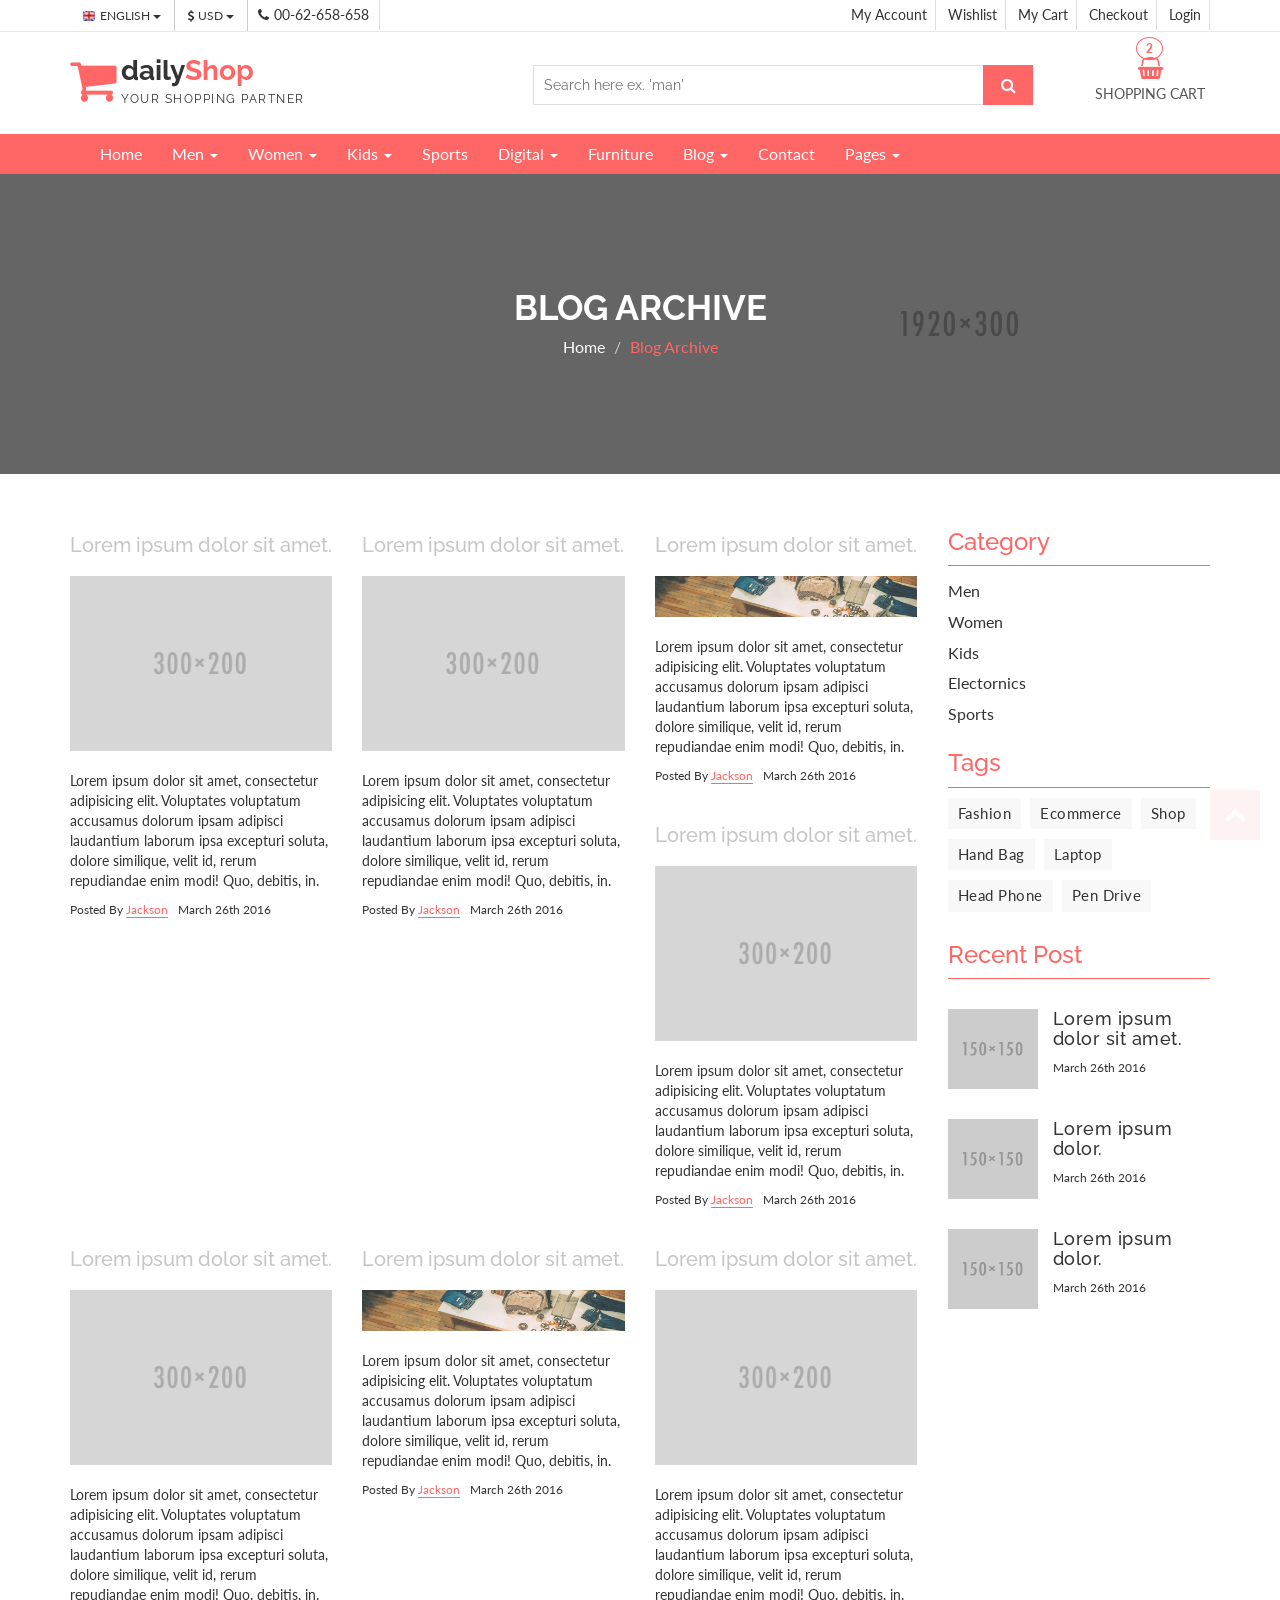
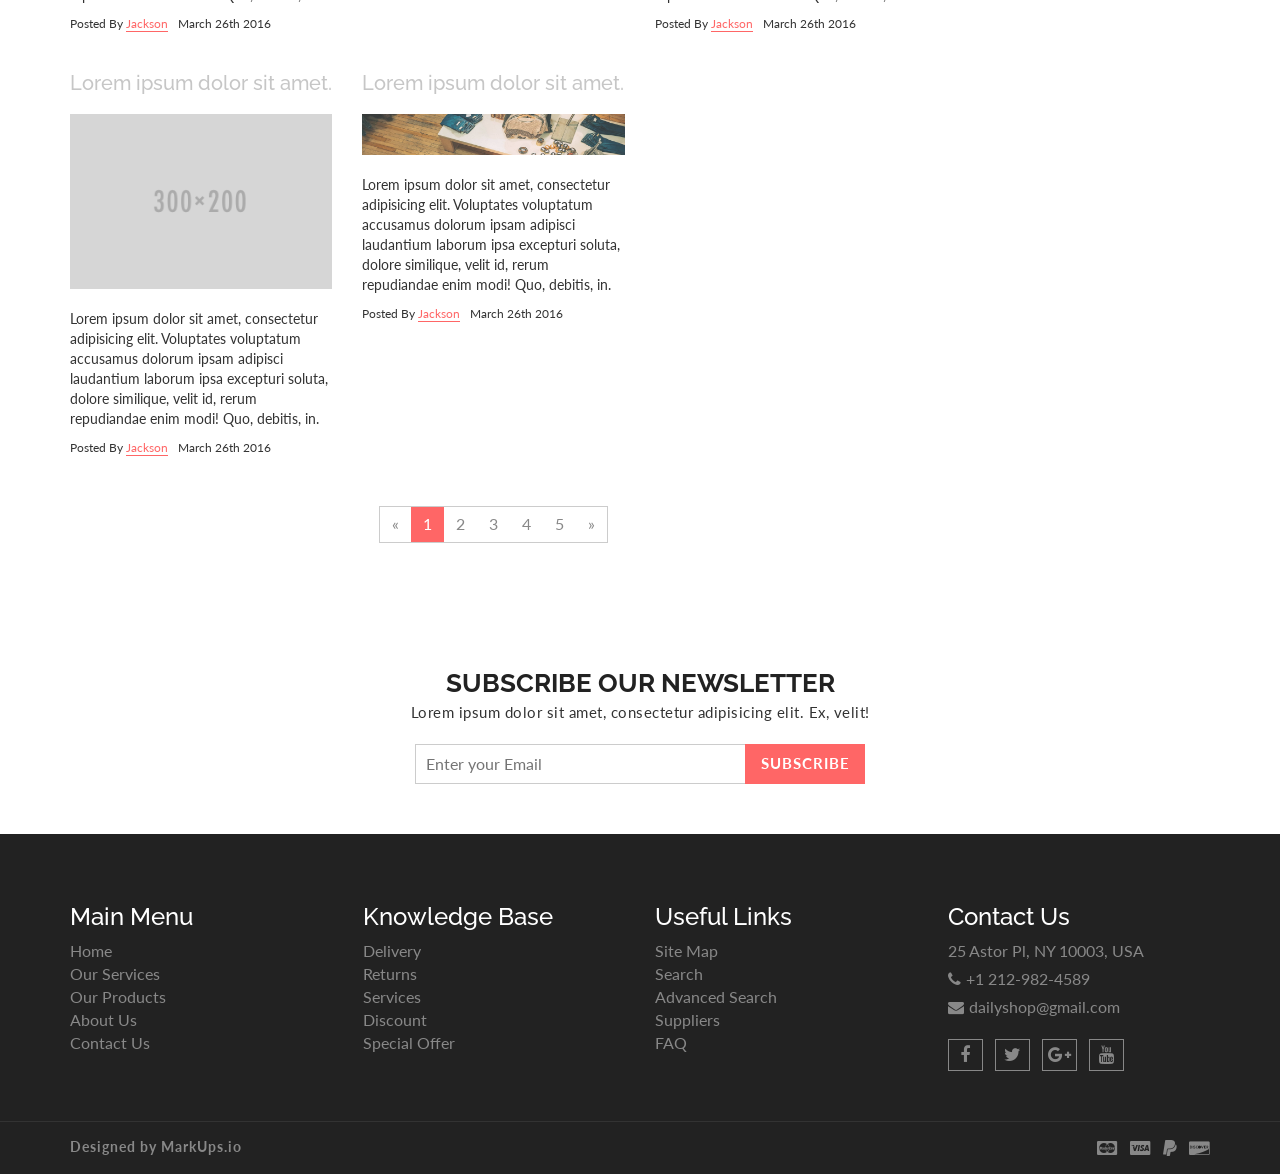
<file: blog-archive.html>
<!DOCTYPE html>
<html lang="en">
  <head>
    <meta charset="utf-8">
    <meta http-equiv="X-UA-Compatible" content="IE=edge">
    <meta name="viewport" content="width=device-width, initial-scale=1">    
    <title>Daily Shop | Blog Archive</title>
    
    <!-- Font awesome -->
    <link href="css/font-awesome.css" rel="stylesheet">
    <!-- Bootstrap -->
    <link href="css/bootstrap.css" rel="stylesheet">   
    <!-- SmartMenus jQuery Bootstrap Addon CSS -->
    <link href="css/jquery.smartmenus.bootstrap.css" rel="stylesheet">
    <!-- Product view slider -->
    <link rel="stylesheet" type="text/css" href="css/jquery.simpleLens.css">    
    <!-- slick slider -->
    <link rel="stylesheet" type="text/css" href="css/slick.css">
    <!-- price picker slider -->
    <link rel="stylesheet" type="text/css" href="css/nouislider.css">
    <!-- Theme color -->
    <link id="switcher" href="css/theme-color/default-theme.css" rel="stylesheet">
    <!-- Top Slider CSS -->
    <link href="css/sequence-theme.modern-slide-in.css" rel="stylesheet" media="all">

    <!-- Main style sheet -->
    <link href="css/style.css" rel="stylesheet">    

    <!-- Google Font -->
    <link href='https://fonts.googleapis.com/css?family=Lato' rel='stylesheet' type='text/css'>
    <link href='https://fonts.googleapis.com/css?family=Raleway' rel='stylesheet' type='text/css'>
    

    <!-- HTML5 shim and Respond.js for IE8 support of HTML5 elements and media queries -->
    <!-- WARNING: Respond.js doesn't work if you view the page via file:// -->
    <!--[if lt IE 9]>
      <script src="https://oss.maxcdn.com/html5shiv/3.7.2/html5shiv.min.js"></script>
      <script src="https://oss.maxcdn.com/respond/1.4.2/respond.min.js"></script>
    <![endif]-->
  

  </head>
  <body>
  
   <!-- wpf loader Two -->
    <div id="wpf-loader-two">          
      <div class="wpf-loader-two-inner">
        <span>Loading</span>
      </div>
    </div> 
    <!-- / wpf loader Two -->
    <script>
    /* Fallback: always hide the loading overlay even if jQuery/CDN is slow or fails */
    (function(){function h(){var l=document.getElementById('wpf-loader-two');if(l){l.style.transition='opacity .4s';l.style.opacity='0';setTimeout(function(){l.style.display='none';},400);}}window.addEventListener('load',h);document.addEventListener('DOMContentLoaded',function(){setTimeout(h,1200);});setTimeout(h,4000);})();
    </script>       
 <!-- SCROLL TOP BUTTON -->
    <a class="scrollToTop" href="#"><i class="fa fa-chevron-up"></i></a>
  <!-- END SCROLL TOP BUTTON -->


  <!-- Start header section -->
  <header id="aa-header">
     <!-- start header top  -->
    <div class="aa-header-top">
      <div class="container">
        <div class="row">
          <div class="col-md-12">
            <div class="aa-header-top-area">
              <!-- start header top left -->
              <div class="aa-header-top-left">
                <!-- start language -->
                <div class="aa-language">
                  <div class="dropdown">
                    <a class="btn dropdown-toggle" href="#" type="button" id="dropdownMenu1" data-toggle="dropdown" aria-haspopup="true" aria-expanded="true">
                      <img src="img/flag/english.jpg" alt="english flag">ENGLISH
                      <span class="caret"></span>
                    </a>
                    <ul class="dropdown-menu" aria-labelledby="dropdownMenu1">
                      <li><a href="#"><img src="img/flag/french.jpg" alt="">FRENCH</a></li>
                      <li><a href="#"><img src="img/flag/english.jpg" alt="">ENGLISH</a></li>
                    </ul>
                  </div>
                </div>
                <!-- / language -->

                <!-- start currency -->
                <div class="aa-currency">
                  <div class="dropdown">
                    <a class="btn dropdown-toggle" href="#" type="button" id="dropdownMenu1" data-toggle="dropdown" aria-haspopup="true" aria-expanded="true">
                      <i class="fa fa-usd"></i>USD
                      <span class="caret"></span>
                    </a>
                    <ul class="dropdown-menu" aria-labelledby="dropdownMenu1">
                      <li><a href="#"><i class="fa fa-euro"></i>EURO</a></li>
                      <li><a href="#"><i class="fa fa-jpy"></i>YEN</a></li>
                    </ul>
                  </div>
                </div>
                <!-- / currency -->
                <!-- start cellphone -->
                <div class="cellphone hidden-xs">
                  <p><span class="fa fa-phone"></span>00-62-658-658</p>
                </div>
                <!-- / cellphone -->
              </div>
              <!-- / header top left -->
              <div class="aa-header-top-right">
                <ul class="aa-head-top-nav-right">
                  <li><a href="account.html">My Account</a></li>
                  <li class="hidden-xs"><a href="wishlist.html">Wishlist</a></li>
                  <li class="hidden-xs"><a href="cart.html">My Cart</a></li>
                  <li class="hidden-xs"><a href="checkout.html">Checkout</a></li>
                  <li><a href="" data-toggle="modal" data-target="#login-modal">Login</a></li>
                </ul>
              </div>
            </div>
          </div>
        </div>
      </div>
    </div>
    <!-- / header top  -->

    <!-- start header bottom  -->
    <div class="aa-header-bottom">
      <div class="container">
        <div class="row">
          <div class="col-md-12">
            <div class="aa-header-bottom-area">
              <!-- logo  -->
              <div class="aa-logo">
                <!-- Text based logo -->
                <a href="index.html">
                  <span class="fa fa-shopping-cart"></span>
                  <p>daily<strong>Shop</strong> <span>Your Shopping Partner</span></p>
                </a>
                <!-- img based logo -->
                <!-- <a href="index.html"><img src="img/logo.jpg" alt="logo img"></a> -->
              </div>
              <!-- / logo  -->
               <!-- cart box -->
              <div class="aa-cartbox">
                <a class="aa-cart-link" href="#">
                  <span class="fa fa-shopping-basket"></span>
                  <span class="aa-cart-title">SHOPPING CART</span>
                  <span class="aa-cart-notify">2</span>
                </a>
                <div class="aa-cartbox-summary">
                  <ul>
                    <li>
                      <a class="aa-cartbox-img" href="#"><img src="img/woman-small-2.jpg" alt="img"></a>
                      <div class="aa-cartbox-info">
                        <h4><a href="#">Product Name</a></h4>
                        <p>1 x $250</p>
                      </div>
                      <a class="aa-remove-product" href="#"><span class="fa fa-times"></span></a>
                    </li>
                    <li>
                      <a class="aa-cartbox-img" href="#"><img src="img/woman-small-1.jpg" alt="img"></a>
                      <div class="aa-cartbox-info">
                        <h4><a href="#">Product Name</a></h4>
                        <p>1 x $250</p>
                      </div>
                      <a class="aa-remove-product" href="#"><span class="fa fa-times"></span></a>
                    </li>                    
                    <li>
                      <span class="aa-cartbox-total-title">
                        Total
                      </span>
                      <span class="aa-cartbox-total-price">
                        $500
                      </span>
                    </li>
                  </ul>
                  <a class="aa-cartbox-checkout aa-primary-btn" href="#">Checkout</a>
                </div>
              </div>
              <!-- / cart box -->
              <!-- search box -->
              <div class="aa-search-box">
                <form action="">
                  <input type="text" name="" id="" placeholder="Search here ex. 'man' ">
                  <button type="submit"><span class="fa fa-search"></span></button>
                </form>
              </div>
              <!-- / search box -->             
            </div>
          </div>
        </div>
      </div>
    </div>
    <!-- / header bottom  -->
  </header>
  <!-- / header section -->
  <!-- menu -->
  <section id="menu">
    <div class="container">
      <div class="menu-area">
        <!-- Navbar -->
        <div class="navbar navbar-default" role="navigation">
          <div class="navbar-header">
            <button type="button" class="navbar-toggle" data-toggle="collapse" data-target=".navbar-collapse">
              <span class="sr-only">Toggle navigation</span>
              <span class="icon-bar"></span>
              <span class="icon-bar"></span>
              <span class="icon-bar"></span>
            </button>          
          </div>
          <div class="navbar-collapse collapse">
            <!-- Left nav -->
            <ul class="nav navbar-nav">
              <li><a href="index.html">Home</a></li>
              <li><a href="#">Men <span class="caret"></span></a>
                <ul class="dropdown-menu">                
                  <li><a href="#">Casual</a></li>
                  <li><a href="#">Sports</a></li>
                  <li><a href="#">Formal</a></li>
                  <li><a href="#">Standard</a></li>                                                
                  <li><a href="#">T-Shirts</a></li>
                  <li><a href="#">Shirts</a></li>
                  <li><a href="#">Jeans</a></li>
                  <li><a href="#">Trousers</a></li>
                  <li><a href="#">And more.. <span class="caret"></span></a>
                    <ul class="dropdown-menu">
                      <li><a href="#">Sleep Wear</a></li>
                      <li><a href="#">Sandals</a></li>
                      <li><a href="#">Loafers</a></li>                                      
                    </ul>
                  </li>
                </ul>
              </li>
              <li><a href="#">Women <span class="caret"></span></a>
                <ul class="dropdown-menu">  
                  <li><a href="#">Kurta & Kurti</a></li>                                                                
                  <li><a href="#">Trousers</a></li>              
                  <li><a href="#">Casual</a></li>
                  <li><a href="#">Sports</a></li>
                  <li><a href="#">Formal</a></li>                
                  <li><a href="#">Sarees</a></li>
                  <li><a href="#">Shoes</a></li>
                  <li><a href="#">And more.. <span class="caret"></span></a>
                    <ul class="dropdown-menu">
                      <li><a href="#">Sleep Wear</a></li>
                      <li><a href="#">Sandals</a></li>
                      <li><a href="#">Loafers</a></li>
                      <li><a href="#">And more.. <span class="caret"></span></a>
                        <ul class="dropdown-menu">
                          <li><a href="#">Rings</a></li>
                          <li><a href="#">Earrings</a></li>
                          <li><a href="#">Jewellery Sets</a></li>
                          <li><a href="#">Lockets</a></li>
                          <li class="disabled"><a class="disabled" href="#">Disabled item</a></li>                       
                          <li><a href="#">Jeans</a></li>
                          <li><a href="#">Polo T-Shirts</a></li>
                          <li><a href="#">SKirts</a></li>
                          <li><a href="#">Jackets</a></li>
                          <li><a href="#">Tops</a></li>
                          <li><a href="#">Make Up</a></li>
                          <li><a href="#">Hair Care</a></li>
                          <li><a href="#">Perfumes</a></li>
                          <li><a href="#">Skin Care</a></li>
                          <li><a href="#">Hand Bags</a></li>
                          <li><a href="#">Single Bags</a></li>
                          <li><a href="#">Travel Bags</a></li>
                          <li><a href="#">Wallets & Belts</a></li>                        
                          <li><a href="#">Sunglases</a></li>
                          <li><a href="#">Nail</a></li>                       
                        </ul>
                      </li>                   
                    </ul>
                  </li>
                </ul>
              </li>
              <li><a href="#">Kids <span class="caret"></span></a>
                <ul class="dropdown-menu">                
                  <li><a href="#">Casual</a></li>
                  <li><a href="#">Sports</a></li>
                  <li><a href="#">Formal</a></li>
                  <li><a href="#">Standard</a></li>                                                
                  <li><a href="#">T-Shirts</a></li>
                  <li><a href="#">Shirts</a></li>
                  <li><a href="#">Jeans</a></li>
                  <li><a href="#">Trousers</a></li>
                  <li><a href="#">And more.. <span class="caret"></span></a>
                    <ul class="dropdown-menu">
                      <li><a href="#">Sleep Wear</a></li>
                      <li><a href="#">Sandals</a></li>
                      <li><a href="#">Loafers</a></li>                                      
                    </ul>
                  </li>
                </ul>
              </li>
              <li><a href="#">Sports</a></li>
             <li><a href="#">Digital <span class="caret"></span></a>
                <ul class="dropdown-menu">                
                  <li><a href="#">Camera</a></li>
                  <li><a href="#">Mobile</a></li>
                  <li><a href="#">Tablet</a></li>
                  <li><a href="#">Laptop</a></li>                                                
                  <li><a href="#">Accessories</a></li>                
                </ul>
              </li>
              <li><a href="#">Furniture</a></li>            
              <li><a href="blog-archive.html">Blog <span class="caret"></span></a>
                <ul class="dropdown-menu">                
                  <li><a href="blog-archive.html">Blog Style 1</a></li>
                  <li><a href="blog-archive-2.html">Blog Style 2</a></li>
                  <li><a href="blog-single.html">Blog Single</a></li>                
                </ul>
              </li>
              <li><a href="contact.html">Contact</a></li>
              <li><a href="#">Pages <span class="caret"></span></a>
                <ul class="dropdown-menu">                
                  <li><a href="product.html">Shop Page</a></li>
                  <li><a href="product-detail.html">Shop Single</a></li>                
                  <li><a href="404.html">404 Page</a></li>                
                </ul>
              </li>
            </ul>
          </div><!--/.nav-collapse -->
        </div>
      </div> 
      </div>
    </div>
  </section>
  <!-- / menu -->  
 
  <!-- catg header banner section -->
  <section id="aa-catg-head-banner">
   <img src="img/fashion/fashion-header-bg-8.jpg" alt="fashion img">
   <div class="aa-catg-head-banner-area">
     <div class="container">
      <div class="aa-catg-head-banner-content">
        <h2>Blog Archive</h2>
        <ol class="breadcrumb">
          <li><a href="index.html">Home</a></li>         
          <li class="active">Blog Archive</li>
        </ol>
      </div>
     </div>
   </div>
  </section>
  <!-- / catg header banner section -->

  <!-- Blog Archive -->
  <section id="aa-blog-archive">
    <div class="container">
      <div class="row">
        <div class="col-md-12">
          <div class="aa-blog-archive-area">
            <div class="row">
              <div class="col-md-9">
                <div class="aa-blog-content">
                  <div class="row">
                    <div class="col-md-4 col-sm-4">
                      <article class="aa-blog-content-single">                        
                        <h4><a href="#">Lorem ipsum dolor sit amet.</a></h4>
                        <figure class="aa-blog-img">
                          <a href="#"><img src="img/fashion/3.jpg" alt="fashion img"></a>
                        </figure>
                        <p>Lorem ipsum dolor sit amet, consectetur adipisicing elit. Voluptates voluptatum accusamus dolorum ipsam adipisci laudantium laborum ipsa excepturi soluta, dolore similique, velit id, rerum repudiandae enim modi! Quo, debitis, in.</p>
                        <div class="aa-article-bottom">
                          <div class="aa-post-author">
                            Posted By <a href="#">Jackson</a>
                          </div>
                          <div class="aa-post-date">
                            March 26th 2016
                          </div>
                        </div>
                      </article>
                    </div>
                    <div class="col-md-4 col-sm-4">
                      <article class="aa-blog-content-single">                        
                        <h4><a href="#">Lorem ipsum dolor sit amet.</a></h4>
                        <figure class="aa-blog-img">
                          <a href="#"><img src="img/fashion/2.jpg" alt="fashion img"></a>
                        </figure>
                        <p>Lorem ipsum dolor sit amet, consectetur adipisicing elit. Voluptates voluptatum accusamus dolorum ipsam adipisci laudantium laborum ipsa excepturi soluta, dolore similique, velit id, rerum repudiandae enim modi! Quo, debitis, in.</p>
                        <div class="aa-article-bottom">
                          <div class="aa-post-author">
                            Posted By <a href="#">Jackson</a>
                          </div>
                          <div class="aa-post-date">
                            March 26th 2016
                          </div>
                        </div>
                      </article>
                    </div>
                    <div class="col-md-4 col-sm-4">
                      <article class="aa-blog-content-single">                        
                        <h4><a href="#">Lorem ipsum dolor sit amet.</a></h4>
                        <figure class="aa-blog-img">
                          <a href="#"><img src="img/fashion/1.jpg" alt="fashion img"></a>
                        </figure>
                        <p>Lorem ipsum dolor sit amet, consectetur adipisicing elit. Voluptates voluptatum accusamus dolorum ipsam adipisci laudantium laborum ipsa excepturi soluta, dolore similique, velit id, rerum repudiandae enim modi! Quo, debitis, in.</p>
                        <div class="aa-article-bottom">
                          <div class="aa-post-author">
                            Posted By <a href="#">Jackson</a>
                          </div>
                          <div class="aa-post-date">
                            March 26th 2016
                          </div>
                        </div>
                      </article>
                    </div>
                    <div class="col-md-4 col-sm-4">
                      <article class="aa-blog-content-single">                        
                        <h4><a href="#">Lorem ipsum dolor sit amet.</a></h4>
                        <figure class="aa-blog-img">
                          <a href="#"><img src="img/fashion/3.jpg" alt="fashion img"></a>
                        </figure>
                        <p>Lorem ipsum dolor sit amet, consectetur adipisicing elit. Voluptates voluptatum accusamus dolorum ipsam adipisci laudantium laborum ipsa excepturi soluta, dolore similique, velit id, rerum repudiandae enim modi! Quo, debitis, in.</p>
                        <div class="aa-article-bottom">
                          <div class="aa-post-author">
                            Posted By <a href="#">Jackson</a>
                          </div>
                          <div class="aa-post-date">
                            March 26th 2016
                          </div>
                        </div>
                      </article>
                    </div>
                    <div class="col-md-4 col-sm-4">
                      <article class="aa-blog-content-single">                        
                        <h4><a href="#">Lorem ipsum dolor sit amet.</a></h4>
                        <figure class="aa-blog-img">
                          <a href="#"><img src="img/fashion/2.jpg" alt="fashion img"></a>
                        </figure>
                        <p>Lorem ipsum dolor sit amet, consectetur adipisicing elit. Voluptates voluptatum accusamus dolorum ipsam adipisci laudantium laborum ipsa excepturi soluta, dolore similique, velit id, rerum repudiandae enim modi! Quo, debitis, in.</p>
                        <div class="aa-article-bottom">
                          <div class="aa-post-author">
                            Posted By <a href="#">Jackson</a>
                          </div>
                          <div class="aa-post-date">
                            March 26th 2016
                          </div>
                        </div>
                      </article>
                    </div>
                    <div class="col-md-4 col-sm-4">
                      <article class="aa-blog-content-single">                        
                        <h4><a href="#">Lorem ipsum dolor sit amet.</a></h4>
                        <figure class="aa-blog-img">
                          <a href="#"><img src="img/fashion/1.jpg" alt="fashion img"></a>
                        </figure>
                        <p>Lorem ipsum dolor sit amet, consectetur adipisicing elit. Voluptates voluptatum accusamus dolorum ipsam adipisci laudantium laborum ipsa excepturi soluta, dolore similique, velit id, rerum repudiandae enim modi! Quo, debitis, in.</p>
                        <div class="aa-article-bottom">
                          <div class="aa-post-author">
                            Posted By <a href="#">Jackson</a>
                          </div>
                          <div class="aa-post-date">
                            March 26th 2016
                          </div>
                        </div>
                      </article>
                    </div>
                    <div class="col-md-4 col-sm-4">
                      <article class="aa-blog-content-single">                        
                        <h4><a href="#">Lorem ipsum dolor sit amet.</a></h4>
                        <figure class="aa-blog-img">
                          <a href="#"><img src="img/fashion/3.jpg" alt="fashion img"></a>
                        </figure>
                        <p>Lorem ipsum dolor sit amet, consectetur adipisicing elit. Voluptates voluptatum accusamus dolorum ipsam adipisci laudantium laborum ipsa excepturi soluta, dolore similique, velit id, rerum repudiandae enim modi! Quo, debitis, in.</p>
                        <div class="aa-article-bottom">
                          <div class="aa-post-author">
                            Posted By <a href="#">Jackson</a>
                          </div>
                          <div class="aa-post-date">
                            March 26th 2016
                          </div>
                        </div>
                      </article>
                    </div>
                    <div class="col-md-4 col-sm-4">
                      <article class="aa-blog-content-single">                        
                        <h4><a href="#">Lorem ipsum dolor sit amet.</a></h4>
                        <figure class="aa-blog-img">
                          <a href="#"><img src="img/fashion/2.jpg" alt="fashion img"></a>
                        </figure>
                        <p>Lorem ipsum dolor sit amet, consectetur adipisicing elit. Voluptates voluptatum accusamus dolorum ipsam adipisci laudantium laborum ipsa excepturi soluta, dolore similique, velit id, rerum repudiandae enim modi! Quo, debitis, in.</p>
                        <div class="aa-article-bottom">
                          <div class="aa-post-author">
                            Posted By <a href="#">Jackson</a>
                          </div>
                          <div class="aa-post-date">
                            March 26th 2016
                          </div>
                        </div>
                      </article>
                    </div>
                    <div class="col-md-4 col-sm-4">
                      <article class="aa-blog-content-single">                        
                        <h4><a href="#">Lorem ipsum dolor sit amet.</a></h4>
                        <figure class="aa-blog-img">
                          <a href="#"><img src="img/fashion/1.jpg" alt="fashion img"></a>
                        </figure>
                        <p>Lorem ipsum dolor sit amet, consectetur adipisicing elit. Voluptates voluptatum accusamus dolorum ipsam adipisci laudantium laborum ipsa excepturi soluta, dolore similique, velit id, rerum repudiandae enim modi! Quo, debitis, in.</p>
                        <div class="aa-article-bottom">
                          <div class="aa-post-author">
                            Posted By <a href="#">Jackson</a>
                          </div>
                          <div class="aa-post-date">
                            March 26th 2016
                          </div>
                        </div>
                      </article>
                    </div>

                  </div>
                </div>
                <!-- Blog Pagination -->
                <div class="aa-blog-archive-pagination">
                  <nav>
                    <ul class="pagination">
                      <li>
                        <a aria-label="Previous" href="#">
                          <span aria-hidden="true">«</span>
                        </a>
                      </li>
                      <li class="active"><a href="#">1</a></li>
                      <li><a href="#">2</a></li>
                      <li><a href="#">3</a></li>
                      <li><a href="#">4</a></li>
                      <li><a href="#">5</a></li>
                      <li>
                        <a aria-label="Next" href="#">
                          <span aria-hidden="true">»</span>
                        </a>
                      </li>
                    </ul>
                  </nav>
                </div>
              </div>
              <div class="col-md-3">
                <aside class="aa-blog-sidebar">
                  <div class="aa-sidebar-widget">
                    <h3>Category</h3>
                    <ul class="aa-catg-nav">
                      <li><a href="#">Men</a></li>
                      <li><a href="">Women</a></li>
                      <li><a href="">Kids</a></li>
                      <li><a href="">Electornics</a></li>
                      <li><a href="">Sports</a></li>
                    </ul>
                  </div>
                  <div class="aa-sidebar-widget">
                    <h3>Tags</h3>
                    <div class="tag-cloud">
                      <a href="#">Fashion</a>
                      <a href="#">Ecommerce</a>
                      <a href="#">Shop</a>
                      <a href="#">Hand Bag</a>
                      <a href="#">Laptop</a>
                      <a href="#">Head Phone</a>
                      <a href="#">Pen Drive</a>
                    </div>
                  </div>
                  <div class="aa-sidebar-widget">
                    <h3>Recent Post</h3>
                    <div class="aa-recently-views">
                      <ul>
                        <li>
                          <a class="aa-cartbox-img" href="#"><img src="img/woman-small-2.jpg" alt="img"></a>
                          <div class="aa-cartbox-info">
                            <h4><a href="#">Lorem ipsum dolor sit amet.</a></h4>
                            <p>March 26th 2016</p>
                          </div>                    
                        </li>
                        <li>
                          <a class="aa-cartbox-img" href="#"><img src="img/woman-small-1.jpg" alt="img"></a>
                          <div class="aa-cartbox-info">
                            <h4><a href="#">Lorem ipsum dolor.</a></h4>
                            <p>March 26th 2016</p>
                          </div>                    
                        </li>
                         <li>
                          <a class="aa-cartbox-img" href="#"><img src="img/woman-small-2.jpg" alt="img"></a>
                          <div class="aa-cartbox-info">
                            <h4><a href="#">Lorem ipsum dolor.</a></h4>
                            <p>March 26th 2016</p>
                          </div>                    
                        </li>                                      
                      </ul>
                    </div>                            
                  </div>
                </aside>
              </div>
            </div>
           
          </div>
        </div>
      </div>
    </div>
  </section>
  <!-- / Blog Archive -->


  <!-- Subscribe section -->
  <section id="aa-subscribe">
    <div class="container">
      <div class="row">
        <div class="col-md-12">
          <div class="aa-subscribe-area">
            <h3>Subscribe our newsletter </h3>
            <p>Lorem ipsum dolor sit amet, consectetur adipisicing elit. Ex, velit!</p>
            <form action="" class="aa-subscribe-form">
              <input type="email" name="" id="" placeholder="Enter your Email">
              <input type="submit" value="Subscribe">
            </form>
          </div>
        </div>
      </div>
    </div>
  </section>
  <!-- / Subscribe section -->

  <!-- footer -->  
  <footer id="aa-footer">
    <!-- footer bottom -->
    <div class="aa-footer-top">
     <div class="container">
        <div class="row">
        <div class="col-md-12">
          <div class="aa-footer-top-area">
            <div class="row">
              <div class="col-md-3 col-sm-6">
                <div class="aa-footer-widget">
                  <h3>Main Menu</h3>
                  <ul class="aa-footer-nav">
                    <li><a href="#">Home</a></li>
                    <li><a href="#">Our Services</a></li>
                    <li><a href="#">Our Products</a></li>
                    <li><a href="#">About Us</a></li>
                    <li><a href="#">Contact Us</a></li>
                  </ul>
                </div>
              </div>
              <div class="col-md-3 col-sm-6">
                <div class="aa-footer-widget">
                  <div class="aa-footer-widget">
                    <h3>Knowledge Base</h3>
                    <ul class="aa-footer-nav">
                      <li><a href="#">Delivery</a></li>
                      <li><a href="#">Returns</a></li>
                      <li><a href="#">Services</a></li>
                      <li><a href="#">Discount</a></li>
                      <li><a href="#">Special Offer</a></li>
                    </ul>
                  </div>
                </div>
              </div>
              <div class="col-md-3 col-sm-6">
                <div class="aa-footer-widget">
                  <div class="aa-footer-widget">
                    <h3>Useful Links</h3>
                    <ul class="aa-footer-nav">
                      <li><a href="#">Site Map</a></li>
                      <li><a href="#">Search</a></li>
                      <li><a href="#">Advanced Search</a></li>
                      <li><a href="#">Suppliers</a></li>
                      <li><a href="#">FAQ</a></li>
                    </ul>
                  </div>
                </div>
              </div>
              <div class="col-md-3 col-sm-6">
                <div class="aa-footer-widget">
                  <div class="aa-footer-widget">
                    <h3>Contact Us</h3>
                    <address>
                      <p> 25 Astor Pl, NY 10003, USA</p>
                      <p><span class="fa fa-phone"></span>+1 212-982-4589</p>
                      <p><span class="fa fa-envelope"></span>dailyshop@gmail.com</p>
                    </address>
                    <div class="aa-footer-social">
                      <a href="#"><span class="fa fa-facebook"></span></a>
                      <a href="#"><span class="fa fa-twitter"></span></a>
                      <a href="#"><span class="fa fa-google-plus"></span></a>
                      <a href="#"><span class="fa fa-youtube"></span></a>
                    </div>
                  </div>
                </div>
              </div>
            </div>
          </div>
        </div>
      </div>
     </div>
    </div>
    <!-- footer-bottom -->
    <div class="aa-footer-bottom">
      <div class="container">
        <div class="row">
        <div class="col-md-12">
          <div class="aa-footer-bottom-area">
            <p>Designed by <a href="http://www.markups.io/">MarkUps.io</a></p>
            <div class="aa-footer-payment">
              <span class="fa fa-cc-mastercard"></span>
              <span class="fa fa-cc-visa"></span>
              <span class="fa fa-paypal"></span>
              <span class="fa fa-cc-discover"></span>
            </div>
          </div>
        </div>
      </div>
      </div>
    </div>
  </footer>
  <!-- / footer -->
   <!-- Login Modal -->  
  <div class="modal fade" id="login-modal" tabindex="-1" role="dialog" aria-labelledby="myModalLabel" aria-hidden="true">
    <div class="modal-dialog">
      <div class="modal-content">                      
        <div class="modal-body">
        <button type="button" class="close" data-dismiss="modal" aria-hidden="true">&times;</button>
          <h4>Login or Register</h4>
          <form class="aa-login-form" action="">
            <label for="">Username or Email address<span>*</span></label>
            <input type="text" placeholder="Username or email">
            <label for="">Password<span>*</span></label>
            <input type="password" placeholder="Password">
            <button class="aa-browse-btn" type="submit">Login</button>
            <label for="rememberme" class="rememberme"><input type="checkbox" id="rememberme"> Remember me </label>
            <p class="aa-lost-password"><a href="#">Lost your password?</a></p>
            <div class="aa-register-now">
              Don't have an account?<a href="account.html">Register now!</a>
            </div>
          </form>
        </div>                        
      </div><!-- /.modal-content -->
    </div><!-- /.modal-dialog -->
  </div>


    
  <!-- jQuery library -->
  <script src="https://ajax.googleapis.com/ajax/libs/jquery/1.11.3/jquery.min.js"></script>
  <!-- Include all compiled plugins (below), or include individual files as needed -->
  <script src="js/bootstrap.js"></script>  
  <!-- SmartMenus jQuery plugin -->
  <script type="text/javascript" src="js/jquery.smartmenus.js"></script>
  <!-- SmartMenus jQuery Bootstrap Addon -->
  <script type="text/javascript" src="js/jquery.smartmenus.bootstrap.js"></script>  
  <!-- To Slider JS -->
  <script src="js/sequence.js"></script>
  <script src="js/sequence-theme.modern-slide-in.js"></script>  
  <!-- Product view slider -->
  <script type="text/javascript" src="js/jquery.simpleGallery.js"></script>
  <script type="text/javascript" src="js/jquery.simpleLens.js"></script>
  <!-- slick slider -->
  <script type="text/javascript" src="js/slick.js"></script>
   <!-- Price picker slider -->
  <script type="text/javascript" src="js/nouislider.js"></script>
  <!-- Custom js -->
  <script src="js/custom.js"></script> 

  </body>
</html>
</file>
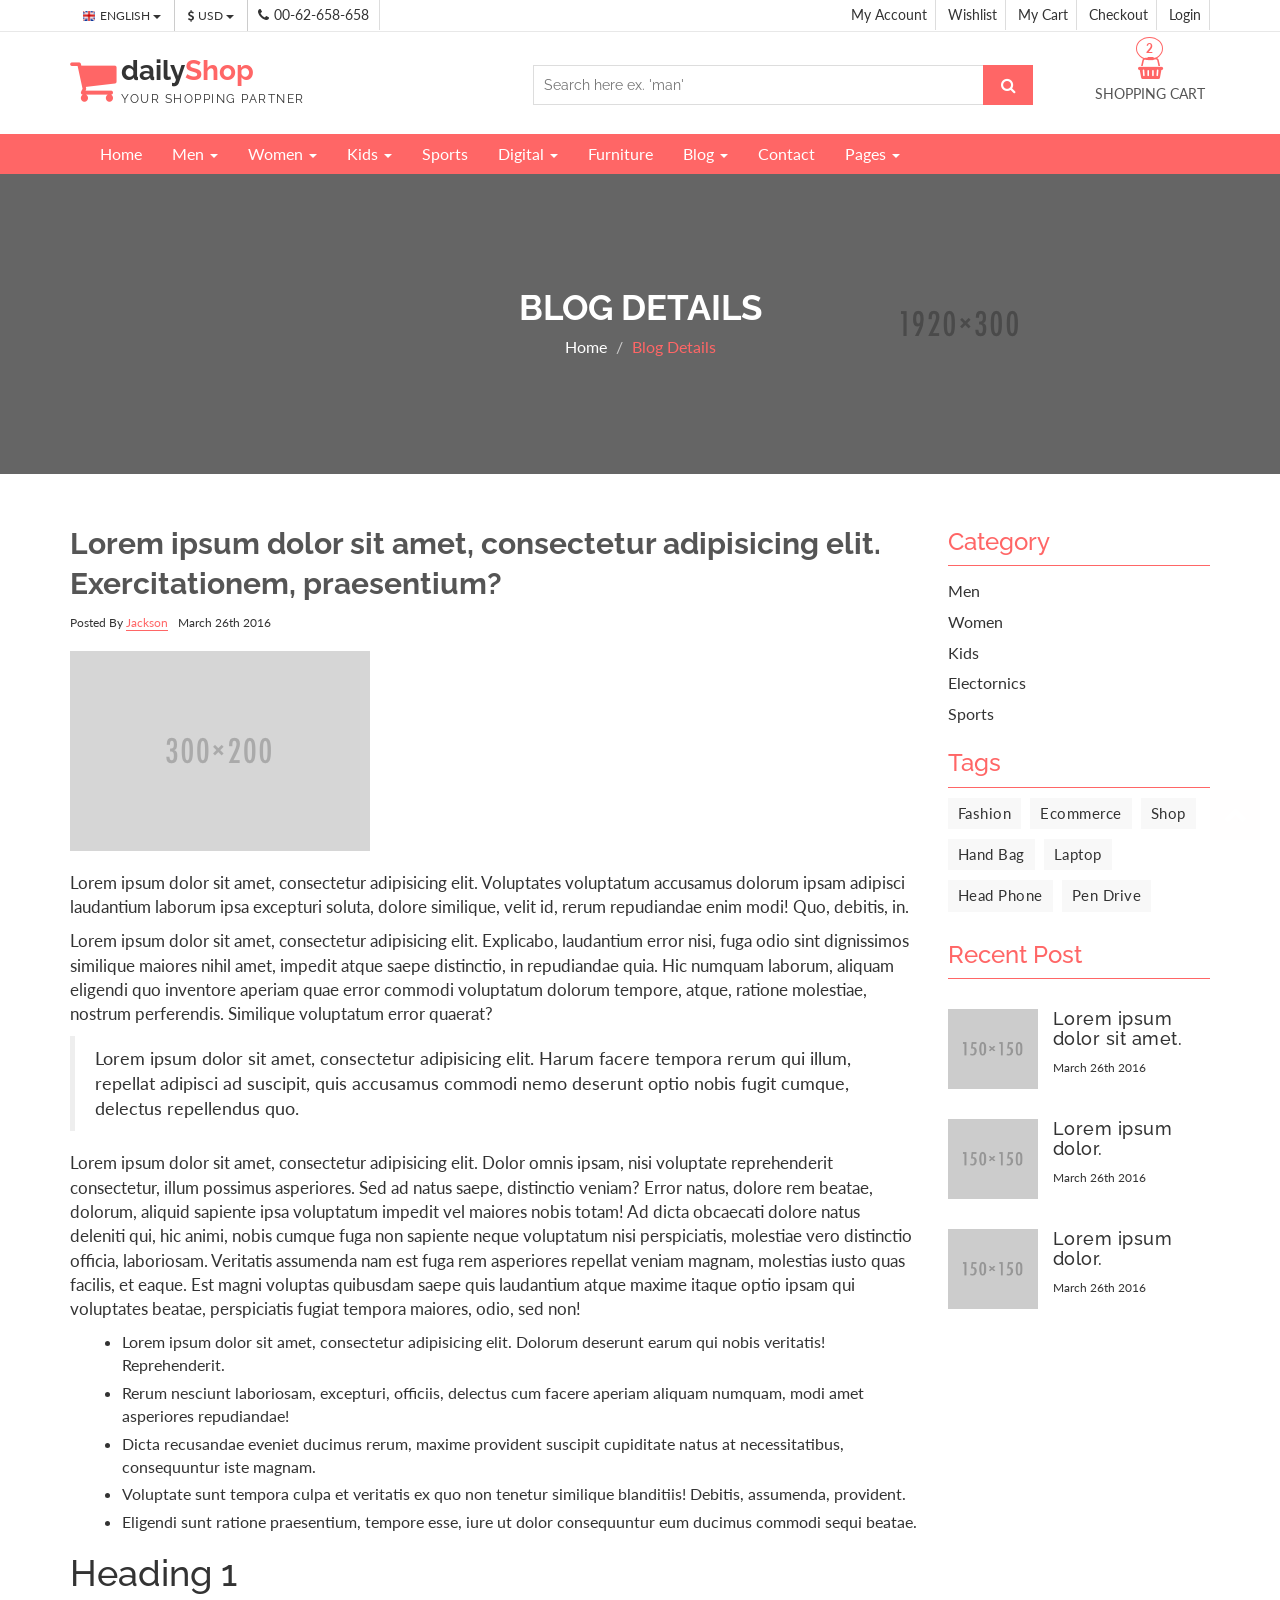
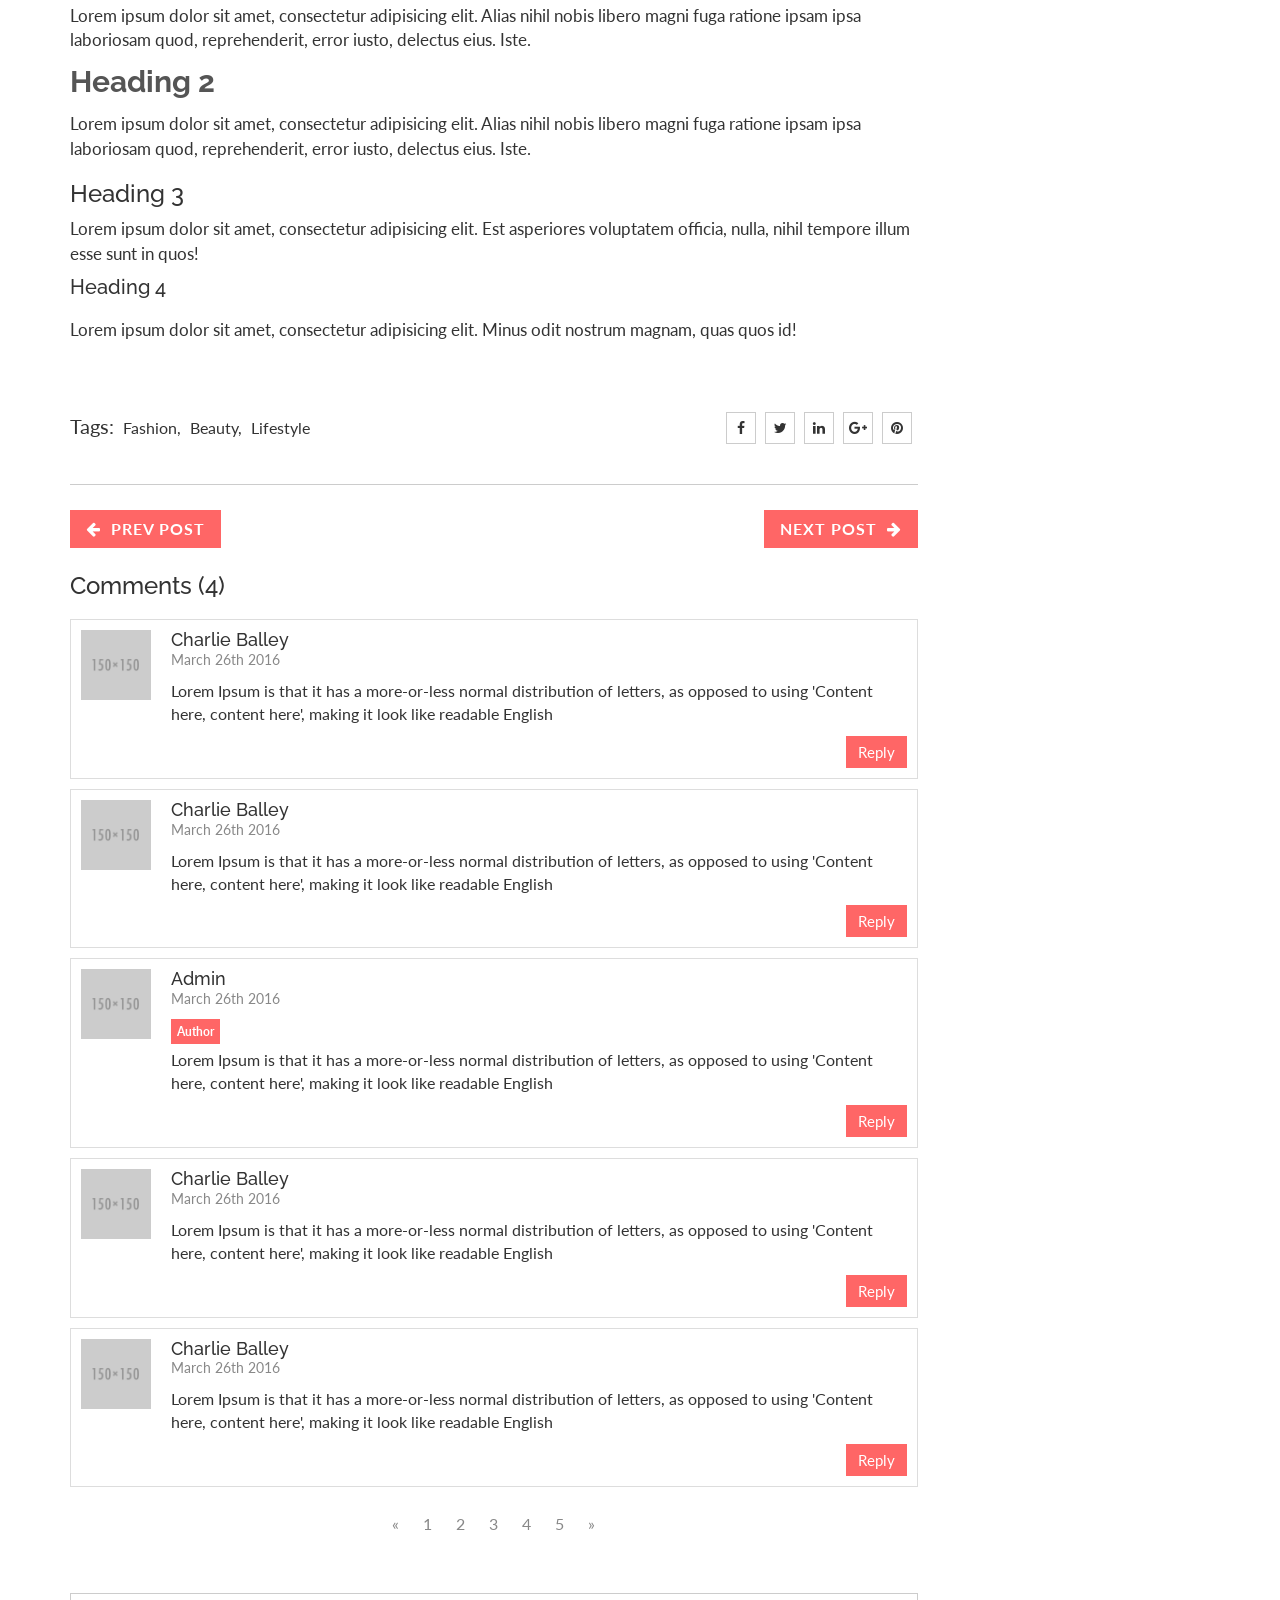
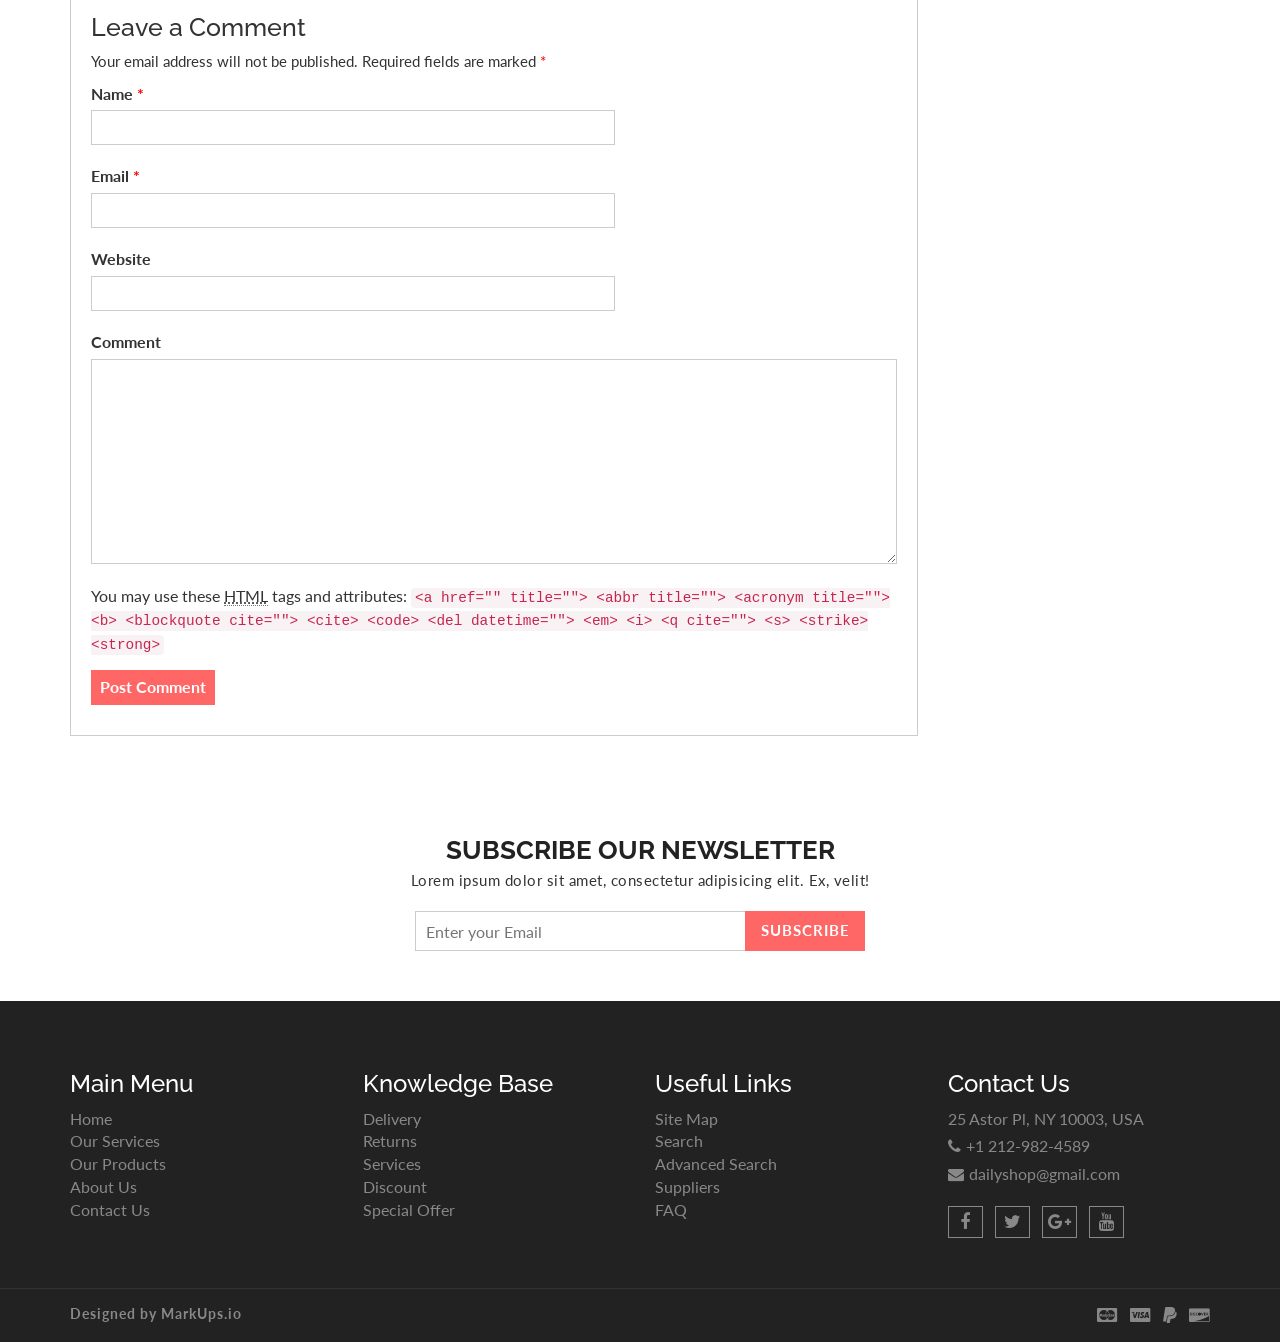
<file: blog-single.html>
<!DOCTYPE html>
<html lang="en">
  <head>
    <meta charset="utf-8">
    <meta http-equiv="X-UA-Compatible" content="IE=edge">
    <meta name="viewport" content="width=device-width, initial-scale=1">    
    <title>Daily Shop | Blog Single</title>
    
    <!-- Font awesome -->
    <link href="css/font-awesome.css" rel="stylesheet">
    <!-- Bootstrap -->
    <link href="css/bootstrap.css" rel="stylesheet">   
    <!-- SmartMenus jQuery Bootstrap Addon CSS -->
    <link href="css/jquery.smartmenus.bootstrap.css" rel="stylesheet">
    <!-- Product view slider -->
    <link rel="stylesheet" type="text/css" href="css/jquery.simpleLens.css">    
    <!-- slick slider -->
    <link rel="stylesheet" type="text/css" href="css/slick.css">
    <!-- price picker slider -->
    <link rel="stylesheet" type="text/css" href="css/nouislider.css">
    <!-- Theme color -->
    <link id="switcher" href="css/theme-color/default-theme.css" rel="stylesheet">
    <!-- Top Slider CSS -->
    <link href="css/sequence-theme.modern-slide-in.css" rel="stylesheet" media="all">

    <!-- Main style sheet -->
    <link href="css/style.css" rel="stylesheet">    

    <!-- Google Font -->
    <link href='https://fonts.googleapis.com/css?family=Lato' rel='stylesheet' type='text/css'>
    <link href='https://fonts.googleapis.com/css?family=Raleway' rel='stylesheet' type='text/css'>
    

    <!-- HTML5 shim and Respond.js for IE8 support of HTML5 elements and media queries -->
    <!-- WARNING: Respond.js doesn't work if you view the page via file:// -->
    <!--[if lt IE 9]>
      <script src="https://oss.maxcdn.com/html5shiv/3.7.2/html5shiv.min.js"></script>
      <script src="https://oss.maxcdn.com/respond/1.4.2/respond.min.js"></script>
    <![endif]-->
  

  </head>
  <body>
   
   <!-- wpf loader Two -->
    <div id="wpf-loader-two">          
      <div class="wpf-loader-two-inner">
        <span>Loading</span>
      </div>
    </div> 
    <!-- / wpf loader Two -->
    <script>
    /* Fallback: always hide the loading overlay even if jQuery/CDN is slow or fails */
    (function(){function h(){var l=document.getElementById('wpf-loader-two');if(l){l.style.transition='opacity .4s';l.style.opacity='0';setTimeout(function(){l.style.display='none';},400);}}window.addEventListener('load',h);document.addEventListener('DOMContentLoaded',function(){setTimeout(h,1200);});setTimeout(h,4000);})();
    </script>       
 <!-- SCROLL TOP BUTTON -->
    <a class="scrollToTop" href="#"><i class="fa fa-chevron-up"></i></a>
  <!-- END SCROLL TOP BUTTON -->


  <!-- Start header section -->
  <header id="aa-header">
    <!-- start header top  -->
    <div class="aa-header-top">
      <div class="container">
        <div class="row">
          <div class="col-md-12">
            <div class="aa-header-top-area">
              <!-- start header top left -->
              <div class="aa-header-top-left">
                <!-- start language -->
                <div class="aa-language">
                  <div class="dropdown">
                    <a class="btn dropdown-toggle" href="#" type="button" id="dropdownMenu1" data-toggle="dropdown" aria-haspopup="true" aria-expanded="true">
                      <img src="img/flag/english.jpg" alt="english flag">ENGLISH
                      <span class="caret"></span>
                    </a>
                    <ul class="dropdown-menu" aria-labelledby="dropdownMenu1">
                      <li><a href="#"><img src="img/flag/french.jpg" alt="">FRENCH</a></li>
                      <li><a href="#"><img src="img/flag/english.jpg" alt="">ENGLISH</a></li>
                    </ul>
                  </div>
                </div>
                <!-- / language -->

                <!-- start currency -->
                <div class="aa-currency">
                  <div class="dropdown">
                    <a class="btn dropdown-toggle" href="#" type="button" id="dropdownMenu1" data-toggle="dropdown" aria-haspopup="true" aria-expanded="true">
                      <i class="fa fa-usd"></i>USD
                      <span class="caret"></span>
                    </a>
                    <ul class="dropdown-menu" aria-labelledby="dropdownMenu1">
                      <li><a href="#"><i class="fa fa-euro"></i>EURO</a></li>
                      <li><a href="#"><i class="fa fa-jpy"></i>YEN</a></li>
                    </ul>
                  </div>
                </div>
                <!-- / currency -->
                <!-- start cellphone -->
                <div class="cellphone hidden-xs">
                  <p><span class="fa fa-phone"></span>00-62-658-658</p>
                </div>
                <!-- / cellphone -->
              </div>
              <!-- / header top left -->
              <div class="aa-header-top-right">
                <ul class="aa-head-top-nav-right">
                  <li><a href="account.html">My Account</a></li>
                  <li class="hidden-xs"><a href="wishlist.html">Wishlist</a></li>
                  <li class="hidden-xs"><a href="cart.html">My Cart</a></li>
                  <li class="hidden-xs"><a href="checkout.html">Checkout</a></li>
                  <li><a href="" data-toggle="modal" data-target="#login-modal">Login</a></li>
                </ul>
              </div>
            </div>
          </div>
        </div>
      </div>
    </div>
    <!-- / header top  -->

    <!-- start header bottom  -->
    <div class="aa-header-bottom">
      <div class="container">
        <div class="row">
          <div class="col-md-12">
            <div class="aa-header-bottom-area">
              <!-- logo  -->
              <div class="aa-logo">
                <!-- Text based logo -->
                <a href="index.html">
                  <span class="fa fa-shopping-cart"></span>
                  <p>daily<strong>Shop</strong> <span>Your Shopping Partner</span></p>
                </a>
                <!-- img based logo -->
                <!-- <a href="index.html"><img src="img/logo.jpg" alt="logo img"></a> -->
              </div>
              <!-- / logo  -->
               <!-- cart box -->
              <div class="aa-cartbox">
                <a class="aa-cart-link" href="#">
                  <span class="fa fa-shopping-basket"></span>
                  <span class="aa-cart-title">SHOPPING CART</span>
                  <span class="aa-cart-notify">2</span>
                </a>
                <div class="aa-cartbox-summary">
                  <ul>
                    <li>
                      <a class="aa-cartbox-img" href="#"><img src="img/woman-small-2.jpg" alt="img"></a>
                      <div class="aa-cartbox-info">
                        <h4><a href="#">Product Name</a></h4>
                        <p>1 x $250</p>
                      </div>
                      <a class="aa-remove-product" href="#"><span class="fa fa-times"></span></a>
                    </li>
                    <li>
                      <a class="aa-cartbox-img" href="#"><img src="img/woman-small-1.jpg" alt="img"></a>
                      <div class="aa-cartbox-info">
                        <h4><a href="#">Product Name</a></h4>
                        <p>1 x $250</p>
                      </div>
                      <a class="aa-remove-product" href="#"><span class="fa fa-times"></span></a>
                    </li>                    
                    <li>
                      <span class="aa-cartbox-total-title">
                        Total
                      </span>
                      <span class="aa-cartbox-total-price">
                        $500
                      </span>
                    </li>
                  </ul>
                  <a class="aa-cartbox-checkout aa-primary-btn" href="#">Checkout</a>
                </div>
              </div>
              <!-- / cart box -->
              <!-- search box -->
              <div class="aa-search-box">
                <form action="">
                  <input type="text" name="" id="" placeholder="Search here ex. 'man' ">
                  <button type="submit"><span class="fa fa-search"></span></button>
                </form>
              </div>
              <!-- / search box -->             
            </div>
          </div>
        </div>
      </div>
    </div>
    <!-- / header bottom  -->
  </header>
  <!-- / header section -->
  <!-- menu -->
  <section id="menu">
    <div class="container">
      <div class="menu-area">
        <!-- Navbar -->
        <div class="navbar navbar-default" role="navigation">
          <div class="navbar-header">
            <button type="button" class="navbar-toggle" data-toggle="collapse" data-target=".navbar-collapse">
              <span class="sr-only">Toggle navigation</span>
              <span class="icon-bar"></span>
              <span class="icon-bar"></span>
              <span class="icon-bar"></span>
            </button>          
          </div>
          <div class="navbar-collapse collapse">
            <!-- Left nav -->
            <ul class="nav navbar-nav">
              <li><a href="index.html">Home</a></li>
              <li><a href="#">Men <span class="caret"></span></a>
                <ul class="dropdown-menu">                
                  <li><a href="#">Casual</a></li>
                  <li><a href="#">Sports</a></li>
                  <li><a href="#">Formal</a></li>
                  <li><a href="#">Standard</a></li>                                                
                  <li><a href="#">T-Shirts</a></li>
                  <li><a href="#">Shirts</a></li>
                  <li><a href="#">Jeans</a></li>
                  <li><a href="#">Trousers</a></li>
                  <li><a href="#">And more.. <span class="caret"></span></a>
                    <ul class="dropdown-menu">
                      <li><a href="#">Sleep Wear</a></li>
                      <li><a href="#">Sandals</a></li>
                      <li><a href="#">Loafers</a></li>                                      
                    </ul>
                  </li>
                </ul>
              </li>
              <li><a href="#">Women <span class="caret"></span></a>
                <ul class="dropdown-menu">  
                  <li><a href="#">Kurta & Kurti</a></li>                                                                
                  <li><a href="#">Trousers</a></li>              
                  <li><a href="#">Casual</a></li>
                  <li><a href="#">Sports</a></li>
                  <li><a href="#">Formal</a></li>                
                  <li><a href="#">Sarees</a></li>
                  <li><a href="#">Shoes</a></li>
                  <li><a href="#">And more.. <span class="caret"></span></a>
                    <ul class="dropdown-menu">
                      <li><a href="#">Sleep Wear</a></li>
                      <li><a href="#">Sandals</a></li>
                      <li><a href="#">Loafers</a></li>
                      <li><a href="#">And more.. <span class="caret"></span></a>
                        <ul class="dropdown-menu">
                          <li><a href="#">Rings</a></li>
                          <li><a href="#">Earrings</a></li>
                          <li><a href="#">Jewellery Sets</a></li>
                          <li><a href="#">Lockets</a></li>
                          <li class="disabled"><a class="disabled" href="#">Disabled item</a></li>                       
                          <li><a href="#">Jeans</a></li>
                          <li><a href="#">Polo T-Shirts</a></li>
                          <li><a href="#">SKirts</a></li>
                          <li><a href="#">Jackets</a></li>
                          <li><a href="#">Tops</a></li>
                          <li><a href="#">Make Up</a></li>
                          <li><a href="#">Hair Care</a></li>
                          <li><a href="#">Perfumes</a></li>
                          <li><a href="#">Skin Care</a></li>
                          <li><a href="#">Hand Bags</a></li>
                          <li><a href="#">Single Bags</a></li>
                          <li><a href="#">Travel Bags</a></li>
                          <li><a href="#">Wallets & Belts</a></li>                        
                          <li><a href="#">Sunglases</a></li>
                          <li><a href="#">Nail</a></li>                       
                        </ul>
                      </li>                   
                    </ul>
                  </li>
                </ul>
              </li>
              <li><a href="#">Kids <span class="caret"></span></a>
                <ul class="dropdown-menu">                
                  <li><a href="#">Casual</a></li>
                  <li><a href="#">Sports</a></li>
                  <li><a href="#">Formal</a></li>
                  <li><a href="#">Standard</a></li>                                                
                  <li><a href="#">T-Shirts</a></li>
                  <li><a href="#">Shirts</a></li>
                  <li><a href="#">Jeans</a></li>
                  <li><a href="#">Trousers</a></li>
                  <li><a href="#">And more.. <span class="caret"></span></a>
                    <ul class="dropdown-menu">
                      <li><a href="#">Sleep Wear</a></li>
                      <li><a href="#">Sandals</a></li>
                      <li><a href="#">Loafers</a></li>                                      
                    </ul>
                  </li>
                </ul>
              </li>
              <li><a href="#">Sports</a></li>
             <li><a href="#">Digital <span class="caret"></span></a>
                <ul class="dropdown-menu">                
                  <li><a href="#">Camera</a></li>
                  <li><a href="#">Mobile</a></li>
                  <li><a href="#">Tablet</a></li>
                  <li><a href="#">Laptop</a></li>                                                
                  <li><a href="#">Accessories</a></li>                
                </ul>
              </li>
              <li><a href="#">Furniture</a></li>            
              <li><a href="blog-archive.html">Blog <span class="caret"></span></a>
                <ul class="dropdown-menu">                
                  <li><a href="blog-archive.html">Blog Style 1</a></li>
                  <li><a href="blog-archive-2.html">Blog Style 2</a></li>
                  <li><a href="blog-single.html">Blog Single</a></li>                
                </ul>
              </li>
              <li><a href="contact.html">Contact</a></li>
              <li><a href="#">Pages <span class="caret"></span></a>
                <ul class="dropdown-menu">                
                  <li><a href="product.html">Shop Page</a></li>
                  <li><a href="product-detail.html">Shop Single</a></li>                
                  <li><a href="404.html">404 Page</a></li>                
                </ul>
              </li>
            </ul>
          </div><!--/.nav-collapse -->
        </div>
      </div> 
      </div>
    </div>
  </section>
  <!-- / menu -->  
 
  <!-- catg header banner section -->
  <section id="aa-catg-head-banner">
   <img src="img/fashion/fashion-header-bg-8.jpg" alt="fashion img">
   <div class="aa-catg-head-banner-area">
     <div class="container">
      <div class="aa-catg-head-banner-content">
        <h2>Blog Details</h2>
        <ol class="breadcrumb">
          <li><a href="index.html">Home</a></li>         
          <li class="active">Blog Details</li>
        </ol>
      </div>
     </div>
   </div>
  </section>
  <!-- / catg header banner section -->

  <!-- Blog Archive -->
  <section id="aa-blog-archive">
    <div class="container">
      <div class="row">
        <div class="col-md-12">
          <div class="aa-blog-archive-area">
            <div class="row">
              <div class="col-md-9">
                <!-- Blog details -->
                <div class="aa-blog-content aa-blog-details">
                  <article class="aa-blog-content-single">                        
                    <h2><a href="#">Lorem ipsum dolor sit amet, consectetur adipisicing elit. Exercitationem, praesentium?</a></h2>
                     <div class="aa-article-bottom">
                      <div class="aa-post-author">
                        Posted By <a href="#">Jackson</a>
                      </div>
                      <div class="aa-post-date">
                        March 26th 2016
                      </div>
                    </div>
                    <figure class="aa-blog-img">
                      <a href="#"><img src="img/fashion/3.jpg" alt="fashion img"></a>
                    </figure>
                    <p>Lorem ipsum dolor sit amet, consectetur adipisicing elit. Voluptates voluptatum accusamus dolorum ipsam adipisci laudantium laborum ipsa excepturi soluta, dolore similique, velit id, rerum repudiandae enim modi! Quo, debitis, in.</p>
                    <p>Lorem ipsum dolor sit amet, consectetur adipisicing elit. Explicabo, laudantium error nisi, fuga odio sint dignissimos similique maiores nihil amet, impedit atque saepe distinctio, in repudiandae quia. Hic numquam laborum, aliquam eligendi quo inventore aperiam quae error commodi voluptatum dolorum tempore, atque, ratione molestiae, nostrum perferendis. Similique voluptatum error quaerat?</p>
                    <blockquote>
                      Lorem ipsum dolor sit amet, consectetur adipisicing elit. Harum facere tempora rerum qui illum, repellat adipisci ad suscipit, quis accusamus commodi nemo deserunt optio nobis fugit cumque, delectus repellendus quo.
                    </blockquote>
                    <p>Lorem ipsum dolor sit amet, consectetur adipisicing elit. Dolor omnis ipsam, nisi voluptate reprehenderit consectetur, illum possimus asperiores. Sed ad natus saepe, distinctio veniam? Error natus, dolore rem beatae, dolorum, aliquid sapiente ipsa voluptatum impedit vel maiores nobis totam! Ad dicta obcaecati dolore natus deleniti qui, hic animi, nobis cumque fuga non sapiente neque voluptatum nisi perspiciatis, molestiae vero distinctio officia, laboriosam. Veritatis assumenda nam est fuga rem asperiores repellat veniam magnam, molestias iusto quas facilis, et eaque. Est magni voluptas quibusdam saepe quis laudantium atque maxime itaque optio ipsam qui voluptates beatae, perspiciatis fugiat tempora maiores, odio, sed non!</p>
                    <ul>
                      <li>Lorem ipsum dolor sit amet, consectetur adipisicing elit. Dolorum deserunt earum qui nobis veritatis! Reprehenderit.</li>
                      <li>Rerum nesciunt laboriosam, excepturi, officiis, delectus cum facere aperiam aliquam numquam, modi amet asperiores repudiandae!</li>
                      <li>Dicta recusandae eveniet ducimus rerum, maxime provident suscipit cupiditate natus at necessitatibus, consequuntur iste magnam.</li>
                      <li>Voluptate sunt tempora culpa et veritatis ex quo non tenetur similique blanditiis! Debitis, assumenda, provident.</li>
                      <li>Eligendi sunt ratione praesentium, tempore esse, iure ut dolor consequuntur eum ducimus commodi sequi beatae.</li>
                    </ul>
                    <h1>Heading 1</h1>
                    <p>Lorem ipsum dolor sit amet, consectetur adipisicing elit. Alias nihil nobis libero magni fuga ratione ipsam ipsa laboriosam quod, reprehenderit, error iusto, delectus eius. Iste.</p>
                    <h2>Heading 2</h2>
                    <p>Lorem ipsum dolor sit amet, consectetur adipisicing elit. Alias nihil nobis libero magni fuga ratione ipsam ipsa laboriosam quod, reprehenderit, error iusto, delectus eius. Iste.</p>
                    <h3>Heading 3</h3>
                    <p>Lorem ipsum dolor sit amet, consectetur adipisicing elit. Est asperiores voluptatem officia, nulla, nihil tempore illum esse sunt in quos!</p>
                    <h4>Heading 4</h4>
                    <p>Lorem ipsum dolor sit amet, consectetur adipisicing elit. Minus odit nostrum magnam, quas quos id!</p>
                    <div class="blog-single-bottom">
                      <div class="row">
                        <div class="col-md-8 col-sm-6 col-xs-12">
                          <div class="blog-single-tag">
                            <span>Tags:</span>
                            <a href="#">Fashion,</a>
                            <a href="#">Beauty,</a>
                            <a href="#">Lifestyle</a>
                          </div>
                        </div>
                        <div class="col-md-4 col-sm-6 col-xs-12">
                          <div class="blog-single-social">
                            <a href="#"><i class="fa fa-facebook"></i></a>
                            <a href="#"><i class="fa fa-twitter"></i></a>
                            <a href="#"><i class="fa fa-linkedin"></i></a>
                            <a href="#"><i class="fa fa-google-plus"></i></a>
                            <a href="#"><i class="fa fa-pinterest"></i></a>
                          </div>
                        </div>
                      </div>
                    </div>
                   
                  </article>
                  <!-- blog navigation -->
                  <div class="aa-blog-navigation">
                    <a class="aa-blog-prev" href="#"><span class="fa fa-arrow-left"></span>Prev Post</a>
                    <a class="aa-blog-next" href="#">Next Post<span class="fa fa-arrow-right"></span></a>
                  </div>
                  <!-- Blog Comment threats -->
                  <div class="aa-blog-comment-threat">
                    <h3>Comments (4)</h3>
                    <div class="comments">
                      <ul class="commentlist">
                        <li>
                          <div class="media">
                            <div class="media-left">    
                                <img class="media-object news-img" src="img/testimonial-img-3.jpg" alt="img">      
                            </div>
                            <div class="media-body">
                             <h4 class="author-name">Charlie Balley</h4>
                             <span class="comments-date"> March 26th 2016</span>
                             <p>Lorem Ipsum is that it has a more-or-less normal distribution of letters, as opposed to using 'Content here, content here', making it look like readable English</p>
                             <a href="#" class="reply-btn">Reply</a>
                            </div>
                          </div>
                        </li>
                        <li>
                          <div class="media">
                            <div class="media-left">    
                                <img class="media-object news-img" src="img/testimonial-img-2.jpg" alt="img">      
                            </div>
                            <div class="media-body">
                             <h4 class="author-name">Charlie Balley</h4>
                             <span class="comments-date"> March 26th 2016</span>
                             <p>Lorem Ipsum is that it has a more-or-less normal distribution of letters, as opposed to using 'Content here, content here', making it look like readable English</p>
                             <a href="#" class="reply-btn">Reply</a>
                            </div>
                          </div>
                        </li>
                        <ul class="children">
                          <li class="author-comments">
                            <div class="media">
                              <div class="media-left">    
                                  <img class="media-object news-img" src="img/testimonial-img-3.jpg" alt="img">      
                              </div>
                              <div class="media-body">
                               <h4 class="author-name">Admin</h4>
                               <span class="comments-date"> March 26th 2016</span>
                               <span class="author-tag">Author</span>
                               <p>Lorem Ipsum is that it has a more-or-less normal distribution of letters, as opposed to using 'Content here, content here', making it look like readable English</p>
                               <a href="#" class="reply-btn">Reply</a>
                              </div>
                            </div>
                          </li>
                          <ul class="children">
                            <li>
                              <div class="media">
                                <div class="media-left">    
                                    <img class="media-object news-img" src="img/testimonial-img-2.jpg" alt="img">      
                                </div>
                                <div class="media-body">
                                 <h4 class="author-name">Charlie Balley</h4>
                                 <span class="comments-date"> March 26th 2016</span>
                                 <p>Lorem Ipsum is that it has a more-or-less normal distribution of letters, as opposed to using 'Content here, content here', making it look like readable English</p>
                                 <a href="#" class="reply-btn">Reply</a>
                                </div>
                              </div>
                            </li>
                          </ul>
                        </ul>
                        <li>
                          <div class="media">
                            <div class="media-left">    
                                <img class="media-object news-img" src="img/testimonial-img-2.jpg" alt="img">      
                            </div>
                            <div class="media-body">
                             <h4 class="author-name">Charlie Balley</h4>
                             <span class="comments-date"> March 26th 2016</span>
                             <p>Lorem Ipsum is that it has a more-or-less normal distribution of letters, as opposed to using 'Content here, content here', making it look like readable English</p>
                             <a href="#" class="reply-btn">Reply</a>
                            </div>
                          </div>
                        </li>
                      </ul>
                    </div>
                    <div class="aa-blog-archive-pagination">
                      <nav>
                        <ul class="pagination">
                          <li>
                            <a href="#" aria-label="Previous">
                              <span aria-hidden="true">«</span>
                            </a>
                          </li>
                          <li><a href="#">1</a></li>
                          <li><a href="#">2</a></li>
                          <li><a href="#">3</a></li>
                          <li><a href="#">4</a></li>
                          <li><a href="#">5</a></li>
                          <li>
                            <a href="#" aria-label="Next">
                              <span aria-hidden="true">»</span>
                            </a>
                          </li>
                        </ul>
                      </nav>
                    </div>
                  </div>
                  <!-- blog comments form -->
                  <div id="respond">
                    <h3 class="reply-title">Leave a Comment</h3>
                    <form id="commentform">
                      <p class="comment-notes">
                        Your email address will not be published. Required fields are marked <span class="required">*</span>
                      </p>
                      <p class="comment-form-author">
                        <label for="author">Name <span class="required">*</span></label>
                        <input type="text" name="author" value="" size="30" required="required">
                      </p>
                      <p class="comment-form-email">
                        <label for="email">Email <span class="required">*</span></label>
                        <input type="email" name="email" value="" aria-required="true" required="required">
                      </p>
                      <p class="comment-form-url">
                        <label for="url">Website</label>
                        <input type="url" name="url" value="">
                      </p>
                      <p class="comment-form-comment">
                        <label for="comment">Comment</label>
                        <textarea name="comment" cols="45" rows="8" aria-required="true" required="required"></textarea>
                      </p>
                      <p class="form-allowed-tags">
                        You may use these <abbr title="HyperText Markup Language">HTML</abbr> tags and attributes:  <code>&lt;a href="" title=""&gt; &lt;abbr title=""&gt; &lt;acronym title=""&gt; &lt;b&gt; &lt;blockquote cite=""&gt; &lt;cite&gt; &lt;code&gt; &lt;del datetime=""&gt; &lt;em&gt; &lt;i&gt; &lt;q cite=""&gt; &lt;s&gt; &lt;strike&gt; &lt;strong&gt; </code>
                      </p>
                      <p class="form-submit">
                        <input type="submit" name="submit" class="aa-browse-btn" value="Post Comment">
                      </p>        
                    </form>
                  </div>
                </div>
              </div>

              <!-- blog sidebar -->
              <div class="col-md-3">
                <aside class="aa-blog-sidebar">
                  <div class="aa-sidebar-widget">
                    <h3>Category</h3>
                    <ul class="aa-catg-nav">
                      <li><a href="#">Men</a></li>
                      <li><a href="">Women</a></li>
                      <li><a href="">Kids</a></li>
                      <li><a href="">Electornics</a></li>
                      <li><a href="">Sports</a></li>
                    </ul>
                  </div>
                  <div class="aa-sidebar-widget">
                    <h3>Tags</h3>
                    <div class="tag-cloud">
                      <a href="#">Fashion</a>
                      <a href="#">Ecommerce</a>
                      <a href="#">Shop</a>
                      <a href="#">Hand Bag</a>
                      <a href="#">Laptop</a>
                      <a href="#">Head Phone</a>
                      <a href="#">Pen Drive</a>
                    </div>
                  </div>
                  <div class="aa-sidebar-widget">
                    <h3>Recent Post</h3>
                    <div class="aa-recently-views">
                      <ul>
                        <li>
                          <a class="aa-cartbox-img" href="#"><img src="img/woman-small-2.jpg" alt="img"></a>
                          <div class="aa-cartbox-info">
                            <h4><a href="#">Lorem ipsum dolor sit amet.</a></h4>
                            <p>March 26th 2016</p>
                          </div>                    
                        </li>
                        <li>
                          <a class="aa-cartbox-img" href="#"><img src="img/woman-small-1.jpg" alt="img"></a>
                          <div class="aa-cartbox-info">
                            <h4><a href="#">Lorem ipsum dolor.</a></h4>
                            <p>March 26th 2016</p>
                          </div>                    
                        </li>
                         <li>
                          <a class="aa-cartbox-img" href="#"><img src="img/woman-small-2.jpg" alt="img"></a>
                          <div class="aa-cartbox-info">
                            <h4><a href="#">Lorem ipsum dolor.</a></h4>
                            <p>March 26th 2016</p>
                          </div>                    
                        </li>                                      
                      </ul>
                    </div>                            
                  </div>
                </aside>
              </div>
            </div>           
          </div>
        </div>
      </div>
    </div>
  </section>
  <!-- / Blog Archive -->


  <!-- Subscribe section -->
  <section id="aa-subscribe">
    <div class="container">
      <div class="row">
        <div class="col-md-12">
          <div class="aa-subscribe-area">
            <h3>Subscribe our newsletter </h3>
            <p>Lorem ipsum dolor sit amet, consectetur adipisicing elit. Ex, velit!</p>
            <form action="" class="aa-subscribe-form">
              <input type="email" name="" id="" placeholder="Enter your Email">
              <input type="submit" value="Subscribe">
            </form>
          </div>
        </div>
      </div>
    </div>
  </section>
  <!-- / Subscribe section -->

  <!-- footer -->  
  <footer id="aa-footer">
    <!-- footer bottom -->
    <div class="aa-footer-top">
     <div class="container">
        <div class="row">
        <div class="col-md-12">
          <div class="aa-footer-top-area">
            <div class="row">
              <div class="col-md-3 col-sm-6">
                <div class="aa-footer-widget">
                  <h3>Main Menu</h3>
                  <ul class="aa-footer-nav">
                    <li><a href="#">Home</a></li>
                    <li><a href="#">Our Services</a></li>
                    <li><a href="#">Our Products</a></li>
                    <li><a href="#">About Us</a></li>
                    <li><a href="#">Contact Us</a></li>
                  </ul>
                </div>
              </div>
              <div class="col-md-3 col-sm-6">
                <div class="aa-footer-widget">
                  <div class="aa-footer-widget">
                    <h3>Knowledge Base</h3>
                    <ul class="aa-footer-nav">
                      <li><a href="#">Delivery</a></li>
                      <li><a href="#">Returns</a></li>
                      <li><a href="#">Services</a></li>
                      <li><a href="#">Discount</a></li>
                      <li><a href="#">Special Offer</a></li>
                    </ul>
                  </div>
                </div>
              </div>
              <div class="col-md-3 col-sm-6">
                <div class="aa-footer-widget">
                  <div class="aa-footer-widget">
                    <h3>Useful Links</h3>
                    <ul class="aa-footer-nav">
                      <li><a href="#">Site Map</a></li>
                      <li><a href="#">Search</a></li>
                      <li><a href="#">Advanced Search</a></li>
                      <li><a href="#">Suppliers</a></li>
                      <li><a href="#">FAQ</a></li>
                    </ul>
                  </div>
                </div>
              </div>
              <div class="col-md-3 col-sm-6">
                <div class="aa-footer-widget">
                  <div class="aa-footer-widget">
                    <h3>Contact Us</h3>
                    <address>
                      <p> 25 Astor Pl, NY 10003, USA</p>
                      <p><span class="fa fa-phone"></span>+1 212-982-4589</p>
                      <p><span class="fa fa-envelope"></span>dailyshop@gmail.com</p>
                    </address>
                    <div class="aa-footer-social">
                      <a href="#"><span class="fa fa-facebook"></span></a>
                      <a href="#"><span class="fa fa-twitter"></span></a>
                      <a href="#"><span class="fa fa-google-plus"></span></a>
                      <a href="#"><span class="fa fa-youtube"></span></a>
                    </div>
                  </div>
                </div>
              </div>
            </div>
          </div>
        </div>
      </div>
     </div>
    </div>
    <!-- footer-bottom -->
    <div class="aa-footer-bottom">
      <div class="container">
        <div class="row">
        <div class="col-md-12">
          <div class="aa-footer-bottom-area">
            <p>Designed by <a href="http://www.markups.io/">MarkUps.io</a></p>
            <div class="aa-footer-payment">
              <span class="fa fa-cc-mastercard"></span>
              <span class="fa fa-cc-visa"></span>
              <span class="fa fa-paypal"></span>
              <span class="fa fa-cc-discover"></span>
            </div>
          </div>
        </div>
      </div>
      </div>
    </div>
  </footer>
  <!-- / footer -->
  <!-- Login Modal -->  
  <div class="modal fade" id="login-modal" tabindex="-1" role="dialog" aria-labelledby="myModalLabel" aria-hidden="true">
    <div class="modal-dialog">
      <div class="modal-content">                      
        <div class="modal-body">
        <button type="button" class="close" data-dismiss="modal" aria-hidden="true">&times;</button>
          <h4>Login or Register</h4>
          <form class="aa-login-form" action="">
            <label for="">Username or Email address<span>*</span></label>
            <input type="text" placeholder="Username or email">
            <label for="">Password<span>*</span></label>
            <input type="password" placeholder="Password">
            <button class="aa-browse-btn" type="submit">Login</button>
            <label for="rememberme" class="rememberme"><input type="checkbox" id="rememberme"> Remember me </label>
            <p class="aa-lost-password"><a href="#">Lost your password?</a></p>
            <div class="aa-register-now">
              Don't have an account?<a href="account.html">Register now!</a>
            </div>
          </form>
        </div>                        
      </div><!-- /.modal-content -->
    </div><!-- /.modal-dialog -->
  </div>

  <!-- jQuery library -->
  <script src="https://ajax.googleapis.com/ajax/libs/jquery/1.11.3/jquery.min.js"></script>
  <!-- Include all compiled plugins (below), or include individual files as needed -->
  <script src="js/bootstrap.js"></script>  
  <!-- SmartMenus jQuery plugin -->
  <script type="text/javascript" src="js/jquery.smartmenus.js"></script>
  <!-- SmartMenus jQuery Bootstrap Addon -->
  <script type="text/javascript" src="js/jquery.smartmenus.bootstrap.js"></script>  
  <!-- To Slider JS -->
  <script src="js/sequence.js"></script>
  <script src="js/sequence-theme.modern-slide-in.js"></script>  
  <!-- Product view slider -->
  <script type="text/javascript" src="js/jquery.simpleGallery.js"></script>
  <script type="text/javascript" src="js/jquery.simpleLens.js"></script>
  <!-- slick slider -->
  <script type="text/javascript" src="js/slick.js"></script>
  <!-- Price picker slider -->
  <script type="text/javascript" src="js/nouislider.js"></script>
  <!-- Custom js -->
  <script src="js/custom.js"></script> 

  </body>
</html>
</file>
<file: css/nouislider.css>
/* Functional styling;
 * These styles are required for noUiSlider to function.
 * You don't need to change these rules to apply your design.
 */
.noUi-target,
.noUi-target * {
-webkit-touch-callout: none;
-webkit-user-select: none;
-ms-touch-action: none;
	touch-action: none;
-ms-user-select: none;
-moz-user-select: none;
	user-select: none;
-moz-box-sizing: border-box;
	box-sizing: border-box;
}
.noUi-target {
	position: relative;
	direction: ltr;
}
.noUi-base {
	width: 100%;
	height: 100%;
	position: relative;
	z-index: 1; /* Fix 401 */
}
.noUi-origin {
	position: absolute;
	right: 0;
	top: 0;
	left: 0;
	bottom: 0;
}
.noUi-handle {
	position: relative;
	z-index: 1;
}
.noUi-stacking .noUi-handle {
/* This class is applied to the lower origin when
   its values is > 50%. */
	z-index: 10;
}
.noUi-state-tap .noUi-origin {
-webkit-transition: left 0.3s, top 0.3s;
	transition: left 0.3s, top 0.3s;
}
.noUi-state-drag * {
	cursor: inherit !important;
}

/* Painting and performance;
 * Browsers can paint handles in their own layer.
 */
.noUi-base,
.noUi-handle {
	-webkit-transform: translate3d(0,0,0);
	transform: translate3d(0,0,0);
}

/* Slider size and handle placement;
 */
.noUi-horizontal {
	height: 5px;
}
.noUi-horizontal .noUi-handle {
	cursor: w-resize;
	height: 23px;
	left: -17px;
	top: -10px;
	width: 28px;
}
.noUi-vertical {
	width: 18px;
}
.noUi-vertical .noUi-handle {
	width: 28px;
	height: 34px;
	left: -6px;
	top: -17px;
}

/* Styling;
 */
.noUi-background {
	background: #FAFAFA;
	box-shadow: inset 0 1px 1px #f0f0f0;
}
.noUi-connect {
	background: #ccc;
	box-shadow: inset 0 0 3px rgba(51,51,51,0.45);
-webkit-transition: background 450ms;
	transition: background 450ms;
}
.noUi-origin {
	border-radius: 2px;
}
.noUi-target {
	border-radius: 0px;
	border: 1px solid #D3D3D3;
	box-shadow: inset 0 1px 1px #F0F0F0, 0 3px 6px -5px #BBB;
	margin-top: 30px;
	margin-bottom: 10px;
}
.noUi-target.noUi-connect {
	box-shadow: inset 0 0 3px rgba(51,51,51,0.45), 0 3px 6px -5px #BBB;
}

/* Handles and cursors;
 */
.noUi-draggable {
	cursor: w-resize;
}
.noUi-vertical .noUi-draggable {
	cursor: n-resize;
}
.noUi-handle {
	border: 1px solid #D9D9D9;
	border-radius: 0px;
	background: #FFF;
	cursor: default;
	box-shadow: inset 0 0 1px #FFF,
				inset 0 1px 7px #EBEBEB,
				0 3px 6px -3px #BBB;
}
.noUi-active {
	box-shadow: inset 0 0 1px #FFF,
				inset 0 1px 7px #DDD,
				0 3px 6px -3px #BBB;
}

/* Handle stripes;
 */
.noUi-handle:before,
.noUi-handle:after {
	content: "";
	display: block;
	position: absolute;
	height: 10px;
	width: 1px;
	background: #E8E7E6;
	left: 9px;
	top: 5px;
}
.noUi-handle:after {
	left: 15px;
}
.noUi-vertical .noUi-handle:before,
.noUi-vertical .noUi-handle:after {
	width: 14px;
	height: 1px;
	left: 6px;
	top: 14px;
}
.noUi-vertical .noUi-handle:after {
	top: 17px;
}

/* Disabled state;
 */
[disabled].noUi-connect,
[disabled] .noUi-connect {
	background: #B8B8B8;
}
[disabled].noUi-origin,
[disabled] .noUi-handle {
	cursor: not-allowed;
}
</file>
<file: css/theme-color/default-theme.css>
/*=======================================
Template Design By MarkUps.
Author URI : http://www.markups.io/
========================================*/


h2 {
  color: #ff6666;  
}
.aa-primary-btn:hover, .aa-primary-btn:focus {
  color: #ff6666; 
  border-color: #ff6666;
}
.aa-secondary-btn {  
  color: #ff6666;  
}
.aa-secondary-btn:hover, .aa-secondary-btn:focus {
  background-color: #ff6666;  
}
.aa-browse-btn {
  background-color: #ff6666;  
  border: 1px solid #ff6666;  
}
.aa-browse-btn:hover, .aa-browse-btn:focus {
  color: #ff6666;
}
.aa-add-to-cart-btn:hover, .aa-add-to-cart-btn:focus {
  color: #ff6666;
  border-color: #ff6666;
}
.aa-filter-btn {
  background-color: #ff6666;
  border: 1px solid #ff6666;  
}
.aa-cart-view-btn {
  background-color: #ff6666;  
}
#aa-header .aa-header-bottom .aa-header-bottom-area .aa-logo a > span {
  color: #ff6666;  
}
#aa-header .aa-header-bottom .aa-header-bottom-area .aa-logo a strong {
  color: #ff6666;
}
#aa-header .aa-header-bottom .aa-header-bottom-area .aa-search-box button {
  background-color: #ff6666;  
}
#aa-header .aa-header-bottom .aa-cartbox .aa-cart-link {
  color: #ff6666;  
}
#aa-header .aa-header-bottom .aa-cartbox .aa-cart-link .aa-cart-notify {
  border: 1px solid #ff6666;  
  color: #ff6666;  
}
#aa-header .aa-header-bottom .aa-cartbox .aa-cart-link .aa-cart-notify:after { 
  border-top-color: #ff6666;  
}
#aa-header .aa-header-bottom .aa-cartbox .aa-cartbox-summary ul li .aa-remove-product:hover, #aa-header .aa-header-bottom .aa-cartbox .aa-cartbox-summary ul li .aa-remove-product:focus {
  border-color: #ff6666;
}
#menu {
  background-color: #ff6666; 
}
#menu .menu-area .navbar-default .navbar-nav .open a {
  color: #ff6666;
}
#menu .menu-area .navbar-default .navbar-nav .dropdown-menu li a {
  color: #ff6666;
}
#menu .menu-area .navbar-default .navbar-nav .dropdown-menu li a:hover, #menu .menu-area .navbar-default .navbar-nav .dropdown-menu li a:focus { 
  background-color: #ff6666;
}
.scrollToTop {
  background-color: #ff6666;
  border: 1px solid #ff6666;  
}
.scrollToTop:hover,
.scrollToTop:focus { 
  color: #ff6666; 
}
#wpf-loader-two .wpf-loader-two-inner:before {
  background: #ff6666;  
}
#wpf-loader-two .wpf-loader-two-inner:after {
  background: #ff6666;  
}
#wpf-loader-two {
  background-color: #ff6666;  
}
#aa-slider .aa-slider-area .seq-title span {
  color: #ff6666;  
}
#aa-slider .aa-slider-area .seq .seq-next:hover, #aa-slider .aa-slider-area .seq .seq-next:focus {  
  background-color: #ff6666;
}
#aa-slider .aa-slider-area .seq .seq-prev:hover, #aa-slider .aa-slider-area .seq .seq-prev:focus {  
  background-color: #ff6666;
}
#aa-promo .aa-promo-area .aa-promo-banner .aa-prom-content span {  
  color: #ff6666;
}
#aa-promo .aa-promo-area .aa-promo-banner .aa-prom-content h4 a:hover {
  color: #ff6666 !important;
}
.aa-products-tab li a:hover, .aa-products-tab li a:focus {  
  border-bottom: 1px solid #ff6666;
}
.aa-products-tab li.active a {
  border-bottom: 1px solid #ff6666 !important;  
}
.aa-products-tab li.active a:hover, .aa-products-tab li.active a:focus {  
  border-bottom: 1px solid #ff6666;
}
.aa-product-catg li figure .aa-add-card-btn:hover {
  color: #ff6666;
}
.aa-product-catg li .aa-product-title a:hover, .aa-product-catg li .aa-product-title a:focus {
  color: #ff6666;
}
.aa-product-catg li .aa-product-price {
  color: #ff6666;  
}
.aa-product-catg li .aa-product-hvr-content a:hover, .aa-product-catg li .aa-product-hvr-content a:focus {
  color: #ff6666;
}
#quick-view-modal .modal-content button.close:hover {
  color: #ff6666; 
}
#quick-view-modal .modal-content .aa-product-view-content .aa-price-block .aa-product-avilability span {
  color: #ff6666;
}
#quick-view-modal .modal-content .aa-product-view-content .aa-prod-view-size a:hover, #quick-view-modal .modal-content .aa-product-view-content .aa-prod-view-size a:focus {
  border-color: #ff6666;
  color: #ff6666;
}
#quick-view-modal .modal-content .aa-product-view-content .aa-prod-quantity .aa-prod-category a {
  color: #ff6666; 
}
.slick-prev,
.slick-next {
  background-color: #ff6666;
}
#aa-support .aa-support-area .aa-support-single span {
  color: #ff6666; 
}
#aa-testimonial .aa-testimonial-area .aa-testimonial-slider li.slick-active {
  background-color: #ff6666;
}
.aa-latest-blog-single .aa-blog-img:hover .aa-blog-img-caption {
  background-color: #ff6666;
}
.aa-latest-blog-single .aa-blog-info .aa-blog-title a:hover {
  color: #ff6666;
}
.aa-latest-blog-single .aa-blog-info .aa-read-mor-btn {
  color: #ff6666;  
}
.aa-latest-blog-single .aa-blog-info .aa-read-mor-btn:hover span, .aa-latest-blog-single .aa-blog-info .aa-read-mor-btn:focus span {  
  color: #ff6666;
}
#aa-subscribe .aa-subscribe-area .aa-subscribe-form input[type="submit"] {
  background: #ff6666 none repeat scroll 0 0;
  border: 1px solid #ff6666;  
}
#aa-footer .aa-footer-bottom .aa-footer-bottom-area > p a:hover, #aa-footer .aa-footer-bottom .aa-footer-bottom-area > p a:focus {
  color: #ff6666;
}
#aa-catg-head-banner .aa-catg-head-banner-area .aa-catg-head-banner-content .breadcrumb .active {
  color: #ff6666;
}
#aa-product-category .aa-sidebar .aa-sidebar-widget h3 {
  color: #ff6666;
  border-bottom: 1px solid #ff6666;
}
#aa-product-category .aa-sidebar .aa-sidebar-widget .aa-catg-nav li a:hover, #aa-product-category .aa-sidebar .aa-sidebar-widget .aa-catg-nav li a:focus {
  color: #ff6666;
}
#aa-product-category .aa-sidebar .aa-sidebar-widget .tag-cloud a:hover, #aa-product-category .aa-sidebar .aa-sidebar-widget .tag-cloud a:focus {
  background-color: #ff6666;
}
#aa-product-category .aa-sidebar .aa-sidebar-widget .aa-recently-views ul li .aa-cartbox-info h4 a:hover, #aa-product-category .aa-sidebar .aa-sidebar-widget .aa-recently-views ul li .aa-cartbox-info h4 a:focus {
  color: #ff6666;
}
#aa-product-category .aa-product-catg-content .aa-product-catg-head .aa-product-catg-head-right a:hover, #aa-product-category .aa-product-catg-content .aa-product-catg-head .aa-product-catg-head-right a:focus {
  color: #ff6666;
}
#aa-product-category .aa-product-catg-content .aa-product-catg-pagination .pagination li a:hover,
#aa-product-category .aa-product-catg-content .aa-product-catg-pagination .pagination li span:hover {
  color: #ff6666;
}
#aa-product-category .aa-product-catg-content .aa-product-catg-pagination .pagination li a:focus,
#aa-product-category .aa-product-catg-content .aa-product-catg-pagination .pagination li span:focus {
  background-color: #ff6666;
}
#aa-product-details .aa-product-details-area .aa-product-details-content .aa-product-view-content .aa-prod-quantity .aa-prod-category a {
  color: #ff6666;
}
#aa-product-details .aa-product-details-area .aa-product-details-bottom .nav-tabs li a:hover, #aa-product-details .aa-product-details-area .aa-product-details-bottom .nav-tabs li a:focus {
  color: #ff6666;
}
#aa-product-details .aa-product-details-area .aa-product-details-bottom .aa-review-form .aa-review-submit {  
  background-color: #ff6666;  
  border-color: #ff6666;  
}
#aa-product-details .aa-product-details-area .aa-product-details-bottom .aa-review-form .form-control:focus {
  border-color: #ff6666;
}
#cart-view .cart-view-area .cart-view-table .table tbody tr td .aa-cart-title {
  color: #ff6666;
}
#cart-view .cart-view-area .cart-view-table .table tbody tr td .aa-cart-title:hover {
  color: #ff6666;
}
#checkout .checkout-area .checkout-left .panel-group .panel-default .panel-heading .panel-title a { 
  color: #ff6666;
}
#checkout .checkout-area .checkout-right h4 { 
  color: #ff6666;
}
#login-modal .modal-dialog .aa-register-now a {
  color: #ff6666;
}
#aa-blog-archive .aa-blog-archive-area .aa-blog-content .aa-blog-content-single h4 a:hover, #aa-blog-archive .aa-blog-archive-area .aa-blog-content .aa-blog-content-single h4 a:focus {
  color: #ff6666;
}
#aa-blog-archive .aa-blog-archive-area .aa-blog-content .aa-blog-content-single .aa-article-bottom .aa-post-author a {
  border-bottom: 1px solid #ff6666;
  color: #ff6666;
}
#aa-blog-archive .aa-blog-archive-area .aa-blog-sidebar .aa-sidebar-widget h3 {
  color: #ff6666;
  border-bottom: 1px solid #ff6666;  
}
#aa-blog-archive .aa-blog-archive-area .aa-blog-sidebar .aa-sidebar-widget .aa-catg-nav li a:hover, #aa-blog-archive .aa-blog-archive-area .aa-blog-sidebar .aa-sidebar-widget .aa-catg-nav li a:focus {
  color: #ff6666;
}
#aa-blog-archive .aa-blog-archive-area .aa-blog-sidebar .aa-sidebar-widget .tag-cloud a:hover, #aa-blog-archive .aa-blog-archive-area .aa-blog-sidebar .aa-sidebar-widget .tag-cloud a:focus {
  background-color: #ff6666;
}
#aa-blog-archive .aa-blog-archive-area .aa-blog-sidebar .aa-sidebar-widget .aa-sidebar-price-range .noUi-connect {
  background: #ff6666;
}
#aa-blog-archive .aa-blog-archive-area .aa-blog-sidebar .aa-sidebar-widget .aa-recently-views ul li .aa-cartbox-info h4 a:hover, #aa-blog-archive .aa-blog-archive-area .aa-blog-sidebar .aa-sidebar-widget .aa-recently-views ul li .aa-cartbox-info h4 a:focus {
  color: #ff6666;
}
#aa-blog-archive .aa-blog-archive-area .aa-blog-archive-pagination .pagination li a:hover,
#aa-blog-archive .aa-blog-archive-area .aa-blog-archive-pagination .pagination li span:hover {
  color: #ff6666;
}
#aa-blog-archive .aa-blog-archive-area .aa-blog-archive-pagination .pagination li a:focus,
#aa-blog-archive .aa-blog-archive-area .aa-blog-archive-pagination .pagination li span:focus {
  background-color: #ff6666;
}
#aa-blog-archive .aa-blog-archive-area .aa-blog-archive-pagination .pagination .active a {
  background-color: #ff6666;
}
.aa-blog-details h2 a:hover, .aa-blog-details h2 a:focus {
  color: #ff6666;
}
.aa-blog-details .aa-blog-content-single .blog-single-tag a:hover, .aa-blog-details .aa-blog-content-single .blog-single-tag a:focus {
  color: #ff6666; 
}
.aa-blog-details .aa-blog-content-single .blog-single-social a:hover, .aa-blog-details .aa-blog-content-single .blog-single-social a:focus {
  color: #ff6666; 
}
.aa-blog-details .aa-blog-navigation .aa-blog-prev {
  background-color: #ff6666;
  border: 1px solid #ff6666;  
}
.aa-blog-details .aa-blog-navigation .aa-blog-next {
  background-color: #ff6666;
  border: 1px solid #ff6666;  
}
.aa-blog-details .aa-blog-comment-threat .comments .commentlist li .reply-btn {
  background-color: #ff6666;  
}
.aa-blog-details .aa-blog-comment-threat .comments .commentlist li .author-tag {
  background-color: #ff6666;  
}
.aa-blog-details #respond input[type="text"]:focus,
.aa-blog-details #respond input[type="email"]:focus,
.aa-blog-details #respond input[type="url"]:focus {
  border-color: #ff6666;
}
.aa-blog-details #respond textarea:focus {
  border-color: #ff6666;
}
.aa-blog-details #respond .form-submit input:hover {
  color: #ff6666 !important;
}
#aa-contact .aa-contact-area .aa-contact-address .aa-contact-address-left .comments-form .form-control:focus {
  border-color: #ff6666;
}
#aa-contact .aa-contact-area .aa-contact-address .aa-contact-address-left .comments-form button {
  border: 1px solid #ff6666;  
}
#aa-error .aa-error-area {
  border: 5px solid #ff6666;  
}
#aa-error .aa-error-area h2 {
  border-bottom: 3px solid #ff6666;  
}
#aa-error .aa-error-area a:hover, #aa-error .aa-error-area a:focus {
  color: #ff6666;
  border-color: #ff6666;
}
#aa-footer .aa-footer-bottom .aa-footer-bottom-area > p a:hover, #aa-footer .aa-footer-bottom .aa-footer-bottom-area > p a:focus {
  color: #ff6666;
}
.navbar-default .navbar-toggle:hover,
.navbar-default .navbar-toggle:focus {
  background-color: #ff6666;
}




/*=======================================
Template Design By MarkUps.
Author URI : http://www.markups.io/
========================================*/
</file>
<file: css/sequence-theme.modern-slide-in.css>
@charset "UTF-8";

/**
 * Theme Name: Modern Slide In
 * Version: 2.0.0
 * Theme URL: http://sequencejs.com/themes/modern-slide-in/
 *
 * A minimalist theme for showcasing products
 *
 * This theme is powered by Sequence.js - The
 * responsive CSS animation framework for creating unique sliders,
 * presentations, banners, and other step-based applications.
 *
 * Author: Ian Lunn
 * Author URL: http://ianlunn.co.uk/
 *
 * Theme License: http://sequencejs.com/licenses/#free-theme
 * Sequence.js Licenses: http://sequencejs.com/licenses/
 *
 * Copyright © 2015 Ian Lunn Design Limited unless otherwise stated.
 */

@import url(http://fonts.googleapis.com/css?family=Oxygen:700|Source+Sans+Pro:300);

body,
html,
.seq {
  /* Uncomment to make the theme full-screen */
  /* width: 100% !important; */
  /* max-width: 100% !important; */
  /* height: 100% !important; */
  /* max-height: 100% !important; */
}

.seq {
  position: relative;
  /*background: #D9D9D9 url("../images/bg-sequence.jpg") no-repeat;*/
  background-position: 0% 100%;
  background-size: cover;
  /* Dimensions */
  height: 360px;
  width: 100%;
  /*max-width: 1280px;*/
  max-width: 100%;
  /* Hide anything that goes beyond the boundaries of the Sequence container */
  overflow: hidden;
  /* Center the Sequence container on the page */
  margin: 0 auto;
  padding: 0;
}

.seq .seq-preloader {
  background: #D9D9D9;
}

.seq .seq-screen,
.seq .seq-canvas,
.seq .seq-canvas > * {
  /* Reset the canvas and steps for more browser consistency */
  margin: 0;
  padding: 0;
  height: 100%;
  width: 100%;
  list-style: none;
}

.seq .seq-canvas > * {
  position: absolute;
}

.seq.seq-fallback {
  /* Fallback styles */
}

.seq.seq-fallback .seq-canvas {
  max-width: 1280px;
}

.seq.seq-fallback .seq-pagination li {
  position: relative;
}

.seq.seq-fallback .seq-pagination li img {
  border: none;
}

.seq.seq-fallback .seq-pagination li a {
  display: block;
  width: 100%;
  height: 100%;
}

.seq.seq-fallback .seq-next:focus,
.seq.seq-fallback .seq-next:hover,
.seq.seq-fallback .seq-prev:focus,
.seq.seq-fallback .seq-prev:hover,
.seq.seq-fallback .seq-pagination li:focus,
.seq.seq-fallback .seq-pagination li:hover {
  top: -4px;
}

.seq .seq-canvas {
  /*max-width: 1280px;*/
  width: 100%;
  overflow: hidden;
  position: relative;
  display: block;
  margin: 0 auto;
}

.seq .seq-nav,
.seq .seq-pagination {
  /* Hide navigation when JS is disabled */
  display: none;
}

.seq.seq-active .seq-nav {
  /* Show navigation and pagination if JS is enabled */
  display: block;
}

.seq .seq-nav {
  /* Styles for next/previous buttons and pagination */
  position: absolute;
  z-index: 999;
  top: 50%;
  width: 100%;
  max-width: 100%;
  margin: 0 auto;
  padding: 0;
  pointer-events: none;
  border: none;
}

.seq .seq-next,
.seq .seq-prev {
  color:#fff;
  position: absolute;
  top: 50%;
  margin-top: -33px;
  padding: 10px 15px;  
  line-height: 45px;
  border: 1px solid transparent;  
  cursor: pointer;
  text-align: center;
  pointer-events: auto;
  -webkit-transition-duration: .2s;
  transition-duration: .2s;
  -webkit-transform: translate3d(0, 0, 0);
  -ms-transform: translate3d(0, 0, 0);
  transform: translate3d(0, 0, 0);    
  font-size:50px;
  text-shadow: none; 
}

.seq .seq-next {
  right: 20px;
  /*background: url("../img/slider/bt-next.png");*/
}

.seq .seq-next:focus,
.seq .seq-next:hover {  
  -webkit-transform: translate3d(4px, 0, 0);
  -ms-transform: translate3d(4px, 0, 0);
  transform: translate3d(4px, 0, 0);
}

.seq .seq-prev {
  left: 20px;
  /*background: url("../img/slider/bt-prev.png");*/
}

.seq .seq-prev:focus,
.seq .seq-prev:hover {
  -webkit-transform: translate3d(-4px, 0, 0);
  -ms-transform: translate3d(-4px, 0, 0);
  transform: translate3d(-4px, 0, 0);
}

.seq .seq-model,
.seq .seq-title {
  position: absolute;
}

.seq .seq-title {
  bottom: 5%;
  margin: 0 2.5%;
  width: 95%;
}

.seq .seq-model {
  bottom: 15%;
  height: 100%;
  width: 100%;
  /* Don't allow the image to exceed its original height */
  /*max-height: 568px;*/
  max-height: 100%;
}

.seq .seq-model img {
  /* Don't allow the image to exceed its original height */
  /*max-height: 568px;*/
  max-height: 100%;
  display: block;
  height: 100%;
  width: auto;
  margin: 0 auto;
  opacity: 0;
  -webkit-transform: translate3d(60px, 0, 0);
  -ms-transform: translate3d(60px, 0, 0);
  transform: translate3d(60px, 0, 0);
  -webkit-transition-duration: .3s;
  transition-duration: .3s;
  -webkit-transition-properties: transform, opacity;
  transition-properties: transform, opacity;
  -webkit-transition-timing-function: ease-out !important;
  transition-timing-function: ease-out !important;
}

.seq .seq-title br {
  display: none;
}

.seq .seq-title h2,
.seq .seq-title p {
  display: block;
  width: 98%;
  vertical-align: middle;
  text-align: center;
  margin: 0;
  opacity: 0;
  font-size: 16px;
  -webkit-transition-duration: .3s;
  transition-duration: .3s;
  -webkit-transition-properties: opacity;
  transition-properties: opacity;
}

.seq .seq-title h2 {
  padding: .2em 1%;
  font-family: 'Oxygen', sans-serif;
  color: white;
  background: black;
  float: left;
}

.seq .seq-title p {
  display: none;
  clear: left;
}

.seq .seq-in {
  /* Animate in positions for content */
}

.seq .seq-in .seq-model img {
  -webkit-transform: translate3d(0, 0, 0);
  -ms-transform: translate3d(0, 0, 0);
  transform: translate3d(0, 0, 0);
  opacity: 1;
}

.seq .seq-in .seq-title h2,
.seq .seq-in .seq-title p {
  opacity: 1;
  -webkit-transform: translate3d(0, 0, 0);
  -ms-transform: translate3d(0, 0, 0);
  transform: translate3d(0, 0, 0);
}

.seq .seq-out {
  /* Animate out positions for content */
}

.seq .seq-out .seq-model img {
  -webkit-transform: translate3d(-60px, 0, 0);
  -ms-transform: translate3d(-60px, 0, 0);
  transform: translate3d(-60px, 0, 0);
  opacity: 0;
}

.seq .seq-out .seq-title h2,
.seq .seq-out .seq-title p {
  opacity: 0;
  -webkit-transform: translate3d(0, 0, 0);
  -ms-transform: translate3d(0, 0, 0);
  transform: translate3d(0, 0, 0);
}

@media only screen and (min-width: 640px) {
  .seq {
    /* Make the container 16:9 but no bigger than 90% of the screen height */
    position: relative;
    height: auto;
    /*height: 100%;*/
    height: 600px;
    /*max-height: 90vh;*/
    max-height: 100%;
    min-height: 360px;
    /* Move the background radial to the left */
    background-position: 50% 100%;
  }

  .seq:before {
    /* Make an element a certain aspect ratio */
    /*display: block;*/
    display: none;
    content: "";
    width: 100%;
    padding-top: 56.25%;
  }

  .seq .seq-screen {
    position: absolute;
    top: 0;
    left: 0;
    right: 0;
    bottom: 0;
  }

  .seq .seq-canvas > *:before {
    /* Vertically align the content using a :before element */
/*    content: "";
    height: 100%;
    display: inline-block;
    vertical-align: middle;*/
  }

  .seq .seq-model,
  .seq .seq-title {
    /*position: relative;*/
    display: inline-block;
    /*vertical-align: middle;*/
    /*margin: 0 5% 0 2.5%;*/
  }

  .seq .seq-model {
    top: 0;
    bottom: 0;
    width: 100%;    
  }

  .seq .seq-model img {
    float: right;
    opacity: 0;
    -webkit-transform: translate3d(60px, 0, 0);
    -ms-transform: translate3d(60px, 0, 0);
    transform: translate3d(60px, 0, 0);
    -webkit-transition-properties: transform, opacity;
    transition-properties: transform, opacity;
  }

  .seq .seq-title {
    bottom: 0;
    width: 40%;
    margin-right: 12.5%;
  }

  .seq .seq-title h2,
  .seq .seq-title p {
    display: inline-block;
    width: auto;
    margin: 0;
    opacity: 0;
    text-align: left;
    font-size: 18px;
    -webkit-transition-duration: .3s;
    transition-duration: .3s;
    -webkit-transition-properties: transform, opacity;
    transition-properties: transform, opacity;
  }

  .seq .seq-title h2 {
    margin-bottom: .4em;
    padding: .2em .6em;
    font-family: 'Oxygen', sans-serif;
    color: white;
    background: black;
    -webkit-transform: translate3d(-120px, 0, 0);
    -ms-transform: translate3d(-120px, 0, 0);
    transform: translate3d(-120px, 0, 0);
  }

  .seq .seq-title h3 {
    display: block;
    font-family: 'Source Sans Pro', sans-serif;
    -webkit-transform: translate3d(120px, 0, 0);
    -ms-transform: translate3d(120px, 0, 0);
    transform: translate3d(120px, 0, 0);
  }

  .seq .seq-in {
    /* Animate in positions for content */
  }

  .seq .seq-in .seq-model img {
    height: 100%;
    -webkit-transform: translate3d(0, 0, 0);
    -ms-transform: translate3d(0, 0, 0);
    transform: translate3d(0, 0, 0);
    opacity: 1;
    width: 100%;
  }

  .seq .seq-out {
    /* Animate out positions for content */
  }

  .seq .seq-out .seq-model img {
    -webkit-transform: translate3d(-60px, 0, 0);
    -ms-transform: translate3d(-60px, 0, 0);
    transform: translate3d(-60px, 0, 0);
  }
}

@media only screen and (min-width: 768px) {
  .seq.seq-active .seq-pagination {
    /* Show navigation and pagination if JS is enabled */
    display: block;
  }

  .seq .seq-pagination {
    pointer-events: none;
    display: block;
    position: absolute;
    left: 0;
    right: 0;
    z-index: 10;
    bottom: 5px;
    margin: 0 auto;
    padding: 0 20px;
    max-width: 1240px;
    text-align: right;
  }

  .seq .seq-pagination li {
    display: inline-block;
    list-style: none;
    margin: 0 10px;
    padding: 0;
    cursor: pointer;
  }

  .seq .seq-pagination li img {
    opacity: .4;
    pointer-events: auto;
    -webkit-transform: translate3d(0, 0, 0);
    -ms-transform: translate3d(0, 0, 0);
    transform: translate3d(0, 0, 0);
    -webkit-transition-duration: .2s;
    transition-duration: .2s;
    -webkit-transition-properties: transform, opacity;
    transition-properties: transform, opacity;
  }

  .seq .seq-pagination li.seq-current img {
    opacity: 1;
  }

  .seq .seq-pagination li:focus img,
  .seq .seq-pagination li:hover img {
    -webkit-transform: translate3d(0, -4px, 0);
    -ms-transform: translate3d(0, -4px, 0);
    transform: translate3d(0, -4px, 0);
  }
}

@media only screen and (min-width: 860px) {
  /*.seq .seq-model {
    margin-left: 10%;
    width: 27.5%;
  }

  .seq .seq-title {
    width: 42.5%;
    margin-right: 10%;
  }

  .seq .seq-title br {
    display: inline-block;
  }*/
}

@media only screen and (min-width: 1020px) {
 /* .seq .seq-model {
    margin-left: 5%;
    width: 32.5%;
  }

  .seq .seq-title {
    width: 47.5%;
    margin-right: 5%;
  }*/
}

@media only screen and (min-width: 1120px) {
 /*.seq .seq-model {
  height: 100%;
  margin-left: 0;
  margin-right: 0;
  width: 100%;
}

  .seq .seq-title {
   left: 38%;
margin-right: 0;
position: absolute;
top: 38%;
width: 52.5%;
  }*/
}

@media (min--moz-device-pixel-ratio: 1.5), (-o-min-device-pixel-ratio: 3 / 2), (-webkit-min-device-pixel-ratio: 1.5), (min-device-pixel-ratio: 1.5), (min-resolution: 144dpi), (min-resolution: 1.5dppx) {
  .seq {
    /* Apply Retina (@2x) Images */
  }

  .seq .seq-next {
    /*background: url("../images/bt-next@2x.png");*/
    background-size: 35px 66px;
  }

  .seq .seq-prev {
    /*background: url("../images/bt-prev@2x.png");*/
    background-size: 35px 66px;
  }
}

/*# sourceMappingURL=sequence-theme.modern-slide-in.css.map */
</file>
<file: css/style.css>
/*
  Template Name: Daily Shop
  Author : MarkUps
  Author URI: http://www.markups.io/
  Version: 1.0
  Tags: light, white, ecommerce, online store, multi page, custom-colors, Bootstrap,responsive, html5, css3, Sass, template, web template

*/

/* Table of Content
==================================================
#BASIC TYPOGRAPHY
#HEADER SECTION
#NAVBAR SECTION
#SLIDER SECTION
#PROMO SECTION
#PRODUCT SECTION
#BANNER SECTION
#POPULAR SECTION
#SUPPORT SECTION
#TESTIMONIAL SECTION
#LATEST BLOG SECTION
#CLIENT BRAND SECTION
#PRODUCT PAGE
#PRODUCT DETAILS PAGE
#CART VIEW PAGE
#CHECKOUT PAGE
#MY ACCOUNT  PAGE
#BLOG ARCHIVE  PAGE
#BLOG DETAILS  PAGE
#CONTACT  PAGE
#ERROR  PAGE
#FOOTER SECTION
#RESPONSIVE DESIGN

*/

/* BASE - Base tyles, Variables, Mixins, etc. */
body {
  background-color: #ffffff;
  font-family: "Lato", sans-serif;
  color: #333333;
  font-size: 16px;
  overflow-x: hidden;
}

.no-padding {
  padding: 0;
}

/* MODULES - Individual site components */
ul {
  padding: 0;
  margin: 0;
  list-style: none;
}

a {
  text-decoration: none;
  color: #333333;
}

a:hover,
a:focus {
  outline: none;
  text-decoration: none;
}

h1, h2, h3, h4, h5, h6 {
  font-family: "Raleway", sans-serif;
}

h2 {
  font-size: 30px;
  font-weight: 700;
  line-height: 40px;
  margin: 0;
  padding-bottom: 10px;
}

img {
  border: none;
}

.aa-primary-btn {
  font-size: 16px;
  padding: 10px 30px;
  border: 1px solid #e9e9e9;
  margin-top: 10px;
  display: inline-block;
  -webkit-transition: 0.5s;
  -moz-transition: 0.5s;
  -ms-transition: 0.5s;
  -o-transition: 0.5s;
  transition: 0.5s;
}
.aa-primary-btn:hover, .aa-primary-btn:focus {
  text-decoration: none;
}
.aa-primary-btn span {
  margin-right: 5px;
}

.aa-secondary-btn {
  background-color: #fff;
  font-size: 16px;
  padding: 10px 22px;
  margin-top: 10px;
  display: inline-block;
  -webkit-border-radius: 4px;
  -moz-border-radius: 4px;
  -ms--border-radius: 4px;
  border-radius: 4px;
  -webkit-transition: 0.5s;
  -moz-transition: 0.5s;
  -ms-transition: 0.5s;
  -o-transition: 0.5s;
  transition: 0.5s;
}
.aa-secondary-btn:hover, .aa-secondary-btn:focus {
  text-decoration: none;
  color: #fff;
}

.aa-browse-btn {
  display: inline-block;
  font-size: 16px;
  padding: 12px 18px;
  color: #fff;
  -webkit-transition: all 0.5s;
  -moz-transition: all 0.5s;
  -ms-transition: all 0.5s;
  -o-transition: all 0.5s;
  transition: all 0.5s;
}
.aa-browse-btn span {
  margin-left: 5px;
}
.aa-browse-btn:hover, .aa-browse-btn:focus {
  background-color: #fff;
}

.aa-add-to-cart-btn {
  border: 1px solid #ccc;
  color: #555;
  display: inline-block;
  font-size: 14px;
  font-weight: bold;
  letter-spacing: 0.5px;
  margin-top: 5px;
  padding: 10px 15px;
  text-transform: uppercase;
  transition: all 0.5s ease 0s;
}
.aa-add-to-cart-btn span {
  margin-right: 5px;
}

.aa-filter-btn {  
  color: #fff;
  font-size: 15px;
  height: 30px;
  width: 80px;
}

.aa-cart-view-btn {
  float: right;
  border: none;
  color: #fff;
  font-size: 16px;
  font-weight: 700;
  letter-spacing: 2px;
  padding: 15px 30px;
  text-align: center;
  text-decoration: none;
  text-transform: uppercase;
  -webkit-transition: all 0.5s;
  -moz-transition: all 0.5s;
  -ms-transition: all 0.5s;
  -o-transition: all 0.5s;
  transition: all 0.5s;
}
.aa-cart-view-btn:hover {
  background-color: #000;
  color: #fff;
}

/* LAYOUTS - Page layout styles */
/*==================
 HEADER SECTION
====================*/
/*---- Cartbox transition ----*/
@-webkit-keyframes cartbox-transition {
  33.33% {
    top: -13px;
  }

  66.66% {
    top: -17px;
  }

  100% {
    top: -15px;
  }
}

@keyframes cartbox-transition {
  33.33% {
    top: -13px;
  }

  66.66% {
    top: -17px;
  }

  100% {
    top: -15px;
  }
}

#aa-header {
  display: inline;
  float: left;
  width: 100%;
}
#aa-header .aa-header-top {
  border-bottom: 1px solid #E8E8E8;
  display: inline;
  float: left;
  width: 100%;
}
#aa-header .aa-header-top .aa-header-top-area {
  display: inline;
  float: left;
  width: 100%;
}
#aa-header .aa-header-top .aa-header-top-left {
  float: left;
}
#aa-header .aa-header-top .aa-header-top-left .aa-language {
  border-right: 1px solid #ccc;
  float: left;
}
#aa-header .aa-header-top .aa-header-top-left .aa-language .btn {
  font-size: 12px;
}
#aa-header .aa-header-top .aa-header-top-left .aa-language .btn img {
  display: inline;
  height: 10px;
  margin-right: 5px;
  margin-top: -2px;
  width: 12px;
}
#aa-header .aa-header-top .aa-header-top-left .aa-language .dropdown-menu {
  border-radius: 0;
  min-width: 110px;
}
#aa-header .aa-header-top .aa-header-top-left .aa-language .dropdown-menu a {
  font-size: 12px;
}
#aa-header .aa-header-top .aa-header-top-left .aa-language .dropdown-menu a img {
  height: 10px;
  margin-right: 5px;
  margin-top: -2px;
  width: 12px;
}
#aa-header .aa-header-top .aa-header-top-left .aa-language .dropdown-menu:after, #aa-header .aa-header-top .aa-header-top-left .aa-language .dropdown-menu:before {
  bottom: 100%;
  left: 50%;
  border: solid transparent;
  content: " ";
  height: 0;
  width: 0;
  position: absolute;
  pointer-events: none;
}
#aa-header .aa-header-top .aa-header-top-left .aa-language .dropdown-menu:after {
  border-color: rgba(255, 255, 255, 0);
  border-bottom-color: #fff;
  border-width: 6px;
  margin-left: 0px;
}
#aa-header .aa-header-top .aa-header-top-left .aa-language .dropdown-menu:before {
  border-color: rgba(221, 221, 221, 0);
  border-bottom-color: #ddd;
  border-width: 8px;
  margin-left: -2px;
}
#aa-header .aa-header-top .aa-header-top-left .aa-currency {
  border-right: 1px solid #ccc;
  float: left;
}
#aa-header .aa-header-top .aa-header-top-left .aa-currency .btn {
  font-size: 12px;
}
#aa-header .aa-header-top .aa-header-top-left .aa-currency .btn i {
  display: inline;
  font-size: 12px;
  margin-right: 3px;
}
#aa-header .aa-header-top .aa-header-top-left .aa-currency .dropdown-menu {
  border-radius: 0;
  min-width: 110px;
}
#aa-header .aa-header-top .aa-header-top-left .aa-currency .dropdown-menu a {
  font-size: 12px;
}
#aa-header .aa-header-top .aa-header-top-left .aa-currency .dropdown-menu a i {
  display: inline;
  font-size: 12px;
  margin-right: 3px;
}
#aa-header .aa-header-top .aa-header-top-left .aa-currency .dropdown-menu:after, #aa-header .aa-header-top .aa-header-top-left .aa-currency .dropdown-menu:before {
  bottom: 100%;
  left: 43%;
  border: solid transparent;
  content: " ";
  height: 0;
  width: 0;
  position: absolute;
  pointer-events: none;
}
#aa-header .aa-header-top .aa-header-top-left .aa-currency .dropdown-menu:after {
  border-color: rgba(255, 255, 255, 0);
  border-bottom-color: #fff;
  border-width: 6px;
  margin-left: 0px;
}
#aa-header .aa-header-top .aa-header-top-left .aa-currency .dropdown-menu:before {
  border-color: rgba(221, 221, 221, 0);
  border-bottom-color: #ddd;
  border-width: 8px;
  margin-left: -2px;
}
#aa-header .aa-header-top .aa-header-top-left .cellphone {
  border-right: 1px solid #ddd;
  float: left;
}
#aa-header .aa-header-top .aa-header-top-left .cellphone p {
  font-size: 14px;
  margin-bottom: 0;
  padding: 5px 10px;
}
#aa-header .aa-header-top .aa-header-top-left .cellphone p span {
  margin-right: 5px;
}
#aa-header .aa-header-top .aa-header-top-right {
  float: right;
}
#aa-header .aa-header-top .aa-header-top-right .aa-head-top-nav-right {
  display: inline-block;
  text-align: right;
}
#aa-header .aa-header-top .aa-header-top-right .aa-head-top-nav-right li {
  display: inline-block;
  text-align: right;
}
#aa-header .aa-header-top .aa-header-top-right .aa-head-top-nav-right li a {
  display: inline-block;
  color: #333333;
  border-right: 1px solid #ddd;
  font-size: 14px;
  padding: 5px 8px;
}
#aa-header .aa-header-bottom {
  float: left;
  display: inline;
  width: 100%;
  padding: 20px 0;
}
#aa-header .aa-header-bottom .aa-header-bottom-area {
  float: left;
  display: inline;
  width: 100%;
}
#aa-header .aa-header-bottom .aa-header-bottom-area .aa-logo {
  float: left;
  margin-top: 4px;
}
#aa-header .aa-header-bottom .aa-header-bottom-area .aa-logo a {
  font-family: "Raleway", sans-serif;
  font-size: 28px;
}
#aa-header .aa-header-bottom .aa-header-bottom-area .aa-logo a:hover {  
  color: #333;
}
#aa-header .aa-header-bottom .aa-header-bottom-area .aa-logo a > span {
  display: inline-block;
  float: left;
  font-size: 50px;
}
#aa-header .aa-header-bottom .aa-header-bottom-area .aa-logo a p {
  display: inline-block;
  float: left;
  font-weight: bold;
  margin-bottom: 0;
  margin-left: 5px;
  margin-top: -5px;
}
#aa-header .aa-header-bottom .aa-header-bottom-area .aa-logo a p span {
  display: block;
  font-size: 12px;
  font-weight: normal;
  letter-spacing: 1.5px;
  text-transform: uppercase;
}

#aa-header .aa-header-bottom .aa-header-bottom-area .aa-search-box {
  float: right;
  margin-right: 5%;
  margin-top: 13px;
  position: relative;
  width: 500px;
}
#aa-header .aa-header-bottom .aa-header-bottom-area .aa-search-box input[type="text"] {
  border: 1px solid #ddd;
  color: #555;
  font-size: 14px;
  font-family: "Raleway", sans-serif;
  height: 40px;
  padding: 10px 55px 10px 10px;
  width: 100%;
}
#aa-header .aa-header-bottom .aa-header-bottom-area .aa-search-box button {
  border: medium none;
  color: #fff;
  height: 100%;
  position: absolute;
  right: 0;
  top: 0;
  width: 50px;
  -webkit-transition: all 0.5s;
  -moz-transition: all 0.5s;
  -ms-transition: all 0.5s;
  -o-transition: all 0.5s;
  transition: all 0.5s;
}
#aa-header .aa-header-bottom .aa-header-bottom-area .aa-search-box button:hover {
  opacity: 0.8;
}
#aa-header .aa-header-bottom .aa-cartbox {
  float: right;
  text-align: center;
  position: relative;
  padding-bottom: 10px;
}
#aa-header .aa-header-bottom .aa-cartbox .aa-cart-link {
  font-size: 22px;
  position: relative;
  width: 120px;
  height: auto;
  display: block;
}
#aa-header .aa-header-bottom .aa-cartbox .aa-cart-link .fa-shopping-basket {
  z-index: 99;
  position: relative;
}
#aa-header .aa-header-bottom .aa-cartbox .aa-cart-link .aa-cart-title {
  color: #555;
  display: block;
  font-size: 14px;
}
#aa-header .aa-header-bottom .aa-cartbox .aa-cart-link .aa-cart-notify {
  background-color: #fff;
  border-radius: 50%;
  font-size: 12px;
  font-weight: bold;
  padding: 2px 9px;
  position: absolute;
  right: 39%;
  top: -15px;
  z-index: 10;
  -webkit-animation-name: cartbox-transition;
  -webkit-animation-duration: 2s;
  -webkit-animation-timing-function: linear;
  -webkit-animation-iteration-count: infinite;
  animation-name: cartbox-transition;
  animation-duration: 2s;
  animation-timing-function: linear;
  animation-iteration-count: infinite;
}
#aa-header .aa-header-bottom .aa-cartbox .aa-cart-link .aa-cart-notify:after, #aa-header .aa-header-bottom .aa-cartbox .aa-cart-link .aa-cart-notify:before {
  top: 100%;
  left: 50%;
  border: solid transparent;
  content: " ";
  height: 0;
  width: 0;
  position: absolute;
  pointer-events: none;
}
#aa-header .aa-header-bottom .aa-cartbox .aa-cart-link .aa-cart-notify:after {
  border-color: rgba(255, 102, 102, 0);
  border-width: 5px;
  margin-left: -5px;
}
#aa-header .aa-header-bottom .aa-cartbox .aa-cart-link .aa-cart-notify:before {
  border-color: rgba(0, 0, 0, 0);
  border-width: 6px;
  margin-left: -6px;
}
#aa-header .aa-header-bottom .aa-cartbox .aa-cartbox-summary {
  background-color: #fff;
  border: 1px solid #E9E9E9;
  display: none;
  padding: 20px;
  position: absolute;
  right: 0;
  top: 100%;
  width: 300px;
  z-index: 9999;
}
#aa-header .aa-header-bottom .aa-cartbox .aa-cartbox-summary:after, #aa-header .aa-header-bottom .aa-cartbox .aa-cartbox-summary:before {
  bottom: 100%;
  left: 81%;
  border: solid transparent;
  content: " ";
  height: 0;
  width: 0;
  position: absolute;
  pointer-events: none;
}
#aa-header .aa-header-bottom .aa-cartbox .aa-cartbox-summary:after {
  border-color: rgba(255, 255, 255, 0);
  border-bottom-color: #fff;
  border-width: 10px;
  margin-left: -10px;
}
#aa-header .aa-header-bottom .aa-cartbox .aa-cartbox-summary:before {
  border-color: rgba(233, 233, 233, 0);
  border-bottom-color: #e9e9e9;
  border-width: 11px;
  margin-left: -11px;
}
#aa-header .aa-header-bottom .aa-cartbox .aa-cartbox-summary ul li {
  border-bottom: 1px solid #e2e2e2;
  display: block;
  float: left;
  margin-bottom: 15px;
  padding-bottom: 15px;
  width: 100%;
  position: relative;
}
#aa-header .aa-header-bottom .aa-cartbox .aa-cartbox-summary ul li:last-child {
  border: none;
  margin-bottom: 0px;
}
#aa-header .aa-header-bottom .aa-cartbox .aa-cartbox-summary ul li .aa-cartbox-img {
  display: block;
  float: left;
  height: 95px;
  width: 80px;
}
#aa-header .aa-header-bottom .aa-cartbox .aa-cartbox-summary ul li .aa-cartbox-img img {
  width: 100%;
  height: 100%;
}
#aa-header .aa-header-bottom .aa-cartbox .aa-cartbox-summary ul li .aa-cartbox-info {
  display: block;
  float: left;
  margin-left: 10px;
  width: 55%;
}
#aa-header .aa-header-bottom .aa-cartbox .aa-cartbox-summary ul li .aa-cartbox-info h4 {
  font-size: 14px;
  color: #333333;
  margin-bottom: 20px;
  margin-top: 0;
}
#aa-header .aa-header-bottom .aa-cartbox .aa-cartbox-summary ul li .aa-cartbox-info h4 a {
  color: #333333;
  letter-spacing: 0.5px;
}
#aa-header .aa-header-bottom .aa-cartbox .aa-cartbox-summary ul li .aa-cartbox-info p {
  font-size: 16px;
}
#aa-header .aa-header-bottom .aa-cartbox .aa-cartbox-summary ul li .aa-remove-product {
  border: 1px solid transparent;
  border-radius: 50%;
  color: #c0c0c0;
  font-size: 12px;
  height: 20px;
  line-height: 17px;
  position: absolute;
  right: 0;
  top: 30%;
  width: 20px;
  -webkit-transition: all 0.5s;
  -moz-transition: all 0.5s;
  -ms-transition: all 0.5s;
  -o-transition: all 0.5s;
  transition: all 0.5s;
}
#aa-header .aa-header-bottom .aa-cartbox .aa-cartbox-summary ul li .aa-remove-product:hover, #aa-header .aa-header-bottom .aa-cartbox .aa-cartbox-summary ul li .aa-remove-product:focus {
  color: #333;
}
#aa-header .aa-header-bottom .aa-cartbox .aa-cartbox-summary ul li .aa-cartbox-total-title {
  float: left;
  font-weight: bold;
  font-size: 16px;
  font-family: "Lato", sans-serif;
  letter-spacing: 0.5px;
}
#aa-header .aa-header-bottom .aa-cartbox .aa-cartbox-summary ul li .aa-cartbox-total-price {
  float: right;
  font-weight: bold;
  font-size: 16px;
  font-family: "Lato", sans-serif;
  letter-spacing: 0.5px;
}

/*==================
 NAVBAR SECTION
====================*/

#menu {
  display: inline;
  float: left;
  width: 100%;
}
#menu .menu-area {
  float: left;
  display: inline;
  width: 100%;
}
#menu .menu-area .navbar-default {
  background-color: transparent;
  border: medium none;
  border-radius: 0;
  margin-bottom: 0;
  min-height: auto;
}
#menu .menu-area .navbar-default .navbar-nav {
  display: inline-block;
  float: left;
  margin: 0;
  text-align: center;
  width: 100%;
}
#menu .menu-area .navbar-default .navbar-nav li a {
  color: #fff;
  font-size: 16px;
  padding: 10px 15px;
  -webkit-transition: all 0.5s;
  -moz-transition: all 0.5s;
  -ms-transition: all 0.5s;
  -o-transition: all 0.5s;
  transition: all 0.5s;
}
#menu .menu-area .navbar-default .navbar-nav .open a {
  background-color: #fff;
}
#menu .menu-area .navbar-default .navbar-nav .dropdown-menu li a {
  padding: 8px 15px;
}
#menu .menu-area .navbar-default .navbar-nav .dropdown-menu li a:hover, #menu .menu-area .navbar-default .navbar-nav .dropdown-menu li a:focus {
  color: #fff; 
}
#menu .menu-area .navbar-default .navbar-nav .dropdown-menu .dropdown-header {
  color: #555;
  display: block;
  font-size: 16px;
  padding: 3px 20px;
  text-transform: uppercase;
}

/* ALL SECTION */
/*scrol to top*/
.scrollToTop {
  bottom: 60px;
  color: #fff;
  display: none;
  font-size: 23px;
  height: 50px;
  line-height: 45px;
  position: fixed;
  right: 20px;
  text-align: center;
  text-decoration: none;
  -webkit-transition: all 0.5s ease 0s;
  -moz-transition: all 0.5s ease 0s;
  -ms-transition: all 0.5s ease 0s;
  -o-transition: all 0.5s ease 0s;
  transition: all 0.5s ease 0s;
  width: 50px;
  z-index: 999;
}

.scrollToTop:hover,
.scrollToTop:focus {
  background-color: #FFF;
  text-decoration: none;
  outline: none;
}

/*Preloader*/
@-webkit-keyframes loader-two-before-transition {
  50% {
    left: -154px;
  }

  100% {
    left: -97px;
  }
}

@keyframes loader-two-before-transition {
  50% {
    left: -154px;
  }

  100% {
    left: -97px;
  }
}

@-webkit-keyframes loader-two-after-transition {
  50% {
    left: 54px;
  }

  100% {
    left: -4px;
  }
}

@keyframes loader-two-after-transition {
  50% {
    left: 54px;
  }

  100% {
    left: -4px;
  }
}

#wpf-loader-two {
  height: 100%;
  bottom: 0;
  left: 0;
  position: fixed;
  right: 0;
  top: 0;
  width: 100%;
  z-index: 99999;
}

#wpf-loader-two .wpf-loader-two-inner {
  border: 2px solid #fff;
  border-radius: 50%;
  height: 100px;
  left: 46%;
  position: absolute;
  top: 40%;
  width: 100px;
  text-align: center;
}

#wpf-loader-two .wpf-loader-two-inner:before {
  content: "";
  height: 57%;
  left: -204px;
  position: absolute;
  top: -5px;
  transition: all 0.5s ease 0s;
  width: 200px;
  -webkit-animation-name: loader-two-before-transition;
  -webkit-animation-duration: 1.5s;
  -webkit-animation-timing-function: linear;
  -webkit-animation-iteration-count: infinite;
  animation-name: loader-two-before-transition;
  animation-duration: 1.5s;
  animation-timing-function: linear;
  animation-iteration-count: infinite;
}

#wpf-loader-two .wpf-loader-two-inner:after {
  content: "";
  height: 57%;
  left: 104%;
  position: absolute;
  top: 50%;
  transition: all 0.5s ease 0s;
  width: 200px;
  -webkit-animation-name: loader-two-after-transition;
  -webkit-animation-duration: 1.5s;
  -webkit-animation-timing-function: linear;
  -webkit-animation-iteration-count: infinite;
  animation-name: loader-two-after-transition;
  animation-duration: 1.5s;
  animation-timing-function: linear;
  animation-iteration-count: infinite;
}

#wpf-loader-two .wpf-loader-two-inner span {
  color: #fff;
  display: inline-block;
  margin-top: 42%;
}

/*==================
  SLIDER SECTION
====================*/

#aa-slider {
  float: left;
  display: inline;
  width: 100%;
}
#aa-slider .aa-slider-area {
  display: inline;
  float: left;
  width: 100%;
}
#aa-slider .aa-slider-area .seq-title {
  left: 19%;
  margin-right: 0;
  position: absolute;
  top: 30%;
  width: 57%;
  text-align: center;
}
#aa-slider .aa-slider-area .seq-title span {
  background-color: #fff;  
  display: inline-block;
  padding: 6px 15px;
  text-transform: uppercase;
  letter-spacing: 1.5px;
  margin-bottom: 10px;
}
#aa-slider .aa-slider-area .seq-title h2 {
  background-color: rgba(255, 255, 255, 0.6);
  color: #333;
  display: inline-block;
  float: none;
  font-size: 50px;
  font-family: "Raleway", sans-serif;
  font-weight: bold;
  margin-top: 20px;
  text-align: center;
  text-transform: uppercase;
  width: 100%;
}
#aa-slider .aa-slider-area .seq-title p {
  color: #fff;
  display: block;
  text-align: center;
  letter-spacing: 0.5px;
}
#aa-slider .aa-slider-area .seq-title .aa-shop-now-btn {
  margin-top: 25px;
}
#aa-slider .aa-slider-area .seq .seq-next {
  -webkit-transition: all 0.5s;
  -moz-transition: all 0.5s;
  -ms-transition: all 0.5s;
  -o-transition: all 0.5s;
  transition: all 0.5s;
}
#aa-slider .aa-slider-area .seq .seq-next:hover, #aa-slider .aa-slider-area .seq .seq-next:focus {  
  border: 1px solid #f9f9f9;
  color: #fff;
}
#aa-slider .aa-slider-area .seq .seq-prev {
  -webkit-transition: all 0.5s;
  -moz-transition: all 0.5s;
  -ms-transition: all 0.5s;
  -o-transition: all 0.5s;
  transition: all 0.5s;
}
#aa-slider .aa-slider-area .seq .seq-prev:hover, #aa-slider .aa-slider-area .seq .seq-prev:focus {
  border: 1px solid #f9f9f9;
  color: #fff;
}

/*==================
  PROMO SECTION
====================*/

#aa-promo {
  float: left;
  display: inline;
  width: 100%;
}
#aa-promo .aa-promo-area {
  display: inline;
  float: left;
  padding: 30px 0;
  width: 100%;
}
#aa-promo .aa-promo-area .aa-promo-left {
  display: inline;
  float: left;
  width: 100%;
  height: 400px;
  overflow: hidden;
}
#aa-promo .aa-promo-area .aa-promo-left .aa-prom-content {
  top: 40% !important;
}
#aa-promo .aa-promo-area .aa-promo-middle {
  display: inline;
  float: left;
  width: 100%;
  height: 400px;
  background-color: #ddd;
}
#aa-promo .aa-promo-area .aa-promo-right {
  display: inline;
  float: left;
  width: 100%;
  height: 400px;
}
#aa-promo .aa-promo-area .aa-promo-right .aa-single-promo-right {
  width: 50%;
  height: 50%;
  float: left;
}
#aa-promo .aa-promo-area .aa-promo-banner {
  width: 100%;
  height: 100%;
  position: relative;
  overflow: hidden;
  -moz-transform: translateZ(0);
  -o-transform: translateZ(0);
  -ms-transform: translateZ(0);
  -webkit-transform: translateZ(0);
  transform: translateZ(0);
}
#aa-promo .aa-promo-area .aa-promo-banner:before {
  content: "";
  position: absolute;
  top: 0;
  left: 0;
  right: 0;
  bottom: 0;
  background: rgba(255, 255, 255, 0.6);
  border-radius: 100%;
  -moz-transform: scale(0);
  -o-transform: scale(0);
  -ms-transform: scale(0);
  -webkit-transform: scale(0);
  transform: scale(0);
  -webkit-transition: all 0.3s ease-out;
  -moz-transition: all 0.3s ease-out;
  -ms-transition: all 0.3s ease-out;
  -o-transition: all 0.3s ease-out;
  transition: all 0.3s ease-out;
}
#aa-promo .aa-promo-area .aa-promo-banner:hover img {
  height: 120%;
  width: 120%;
  margin-left: -10%;
  margin-top: -10%;
}
#aa-promo .aa-promo-area .aa-promo-banner:hover:before {
  -moz-transform: scale(2);
  -o-transform: scale(2);
  -ms-transform: scale(2);
  -webkit-transform: scale(2);
  transform: scale(2);
}
#aa-promo .aa-promo-area .aa-promo-banner img {
  width: 100%;
  height: 100%;
  -webkit-transition: all 0.5s;
  -moz-transition: all 0.5s;
  -ms-transition: all 0.5s;
  -o-transition: all 0.5s;
  transition: all 0.5s;
}
#aa-promo .aa-promo-area .aa-promo-banner .aa-prom-content {
  position: absolute;
  left: 0;
  top: 35%;
  right: 0;
  width: 100%;
  text-align: center;
  z-index: 99;
}
#aa-promo .aa-promo-area .aa-promo-banner .aa-prom-content span {
  background-color: #FFF;
  padding: 5px 10px;  
}
#aa-promo .aa-promo-area .aa-promo-banner .aa-prom-content h4 {
  color: #fff;
  font-size: 30px;
  font-weight: bold;
  text-transform: uppercase;
}
#aa-promo .aa-promo-area .aa-promo-banner .aa-prom-content h4 a {
  color: #fff !important;
  text-decoration: none;
  -webkit-transition: all 0.5s;
  -moz-transition: all 0.5s;
  -ms-transition: all 0.5s;
  -o-transition: all 0.5s;
  transition: all 0.5s;
}


/*==================
  PRODUCT SECTION
====================*/

#aa-product {
  display: inline;
  float: left;
  width: 100%;
}
#aa-product .aa-product-area {
  display: inline;
  float: left;
  width: 100%;
}
#aa-product .aa-product-area .aa-product-inner {
  display: inline;
  float: left;
  width: 100%;
}
#aa-product .aa-product-area .aa-product-inner .aa-product-catg {
  float: left;
}
#aa-product .aa-product-area .aa-product-inner #men {
  text-align: center;
  padding-bottom: 35px;
}
#aa-product .aa-product-area .aa-product-inner #electronics {
  text-align: center;
  padding-bottom: 35px;
}
#aa-product .aa-product-area .aa-product-inner #women {
  text-align: center;
  padding-bottom: 35px;
}

.aa-product-nav {
  display: inline-block;
  text-align: center;
  width: 100%;
}
.aa-product-nav li {
  display: inline-block;
}
.aa-product-nav li a {
  color: #333;
  display: inline-block;
  padding: 8px 15px;
}

.aa-product-content {
  margin-left: -30px;
  margin-top: 20px;
}
.aa-product-content li {
  background-color: #ccc;
  display: block;
  float: left;
  height: 250px;
  margin: 0 0 0 30px;
  width: 22.5%;
  margin-bottom: 20px;
}
.aa-products-tab {
  display: block;
  text-align: center;
  border: none;
  margin-bottom: 20px;
}
.aa-products-tab li {
  border: none;
  float: none;
  display: inline-block;
}
.aa-products-tab li a {
  border: none;
  font-size: 16px;
  text-transform: uppercase;
  border-radius: 0;
  border-bottom: 1px solid #fff;
  margin: 0 6px;
  padding: 10px 12px;
  -webkit-transition: all 0.5s;
  -moz-transition: all 0.5s;
  -ms-transition: all 0.5s;
  -o-transition: all 0.5s;
  transition: all 0.5s;
}
.aa-products-tab li a:hover, .aa-products-tab li a:focus {
  color: #333;
  background-color: inherit;
}
.aa-products-tab li.active a {
  border: none;
  background-color: inherit;
  font-size: 16px;
}
.aa-products-tab li.active a:hover, .aa-products-tab li.active a:focus {
  border: none;
  background-color: inherit;
}
.aa-product-catg {
  margin-left: -54px;
}
.aa-product-catg li {
  display: block;
  float: left;
  height: 380px;
  text-align: center;
  margin: 0 0 20px 55px;
  width: 20.5%;
  position: relative;
  overflow: hidden;
}
.aa-product-catg li:hover figure .aa-product-img {
  background-color: rgba(0, 0, 0, 0.5);
}
.aa-product-catg li:hover figure .aa-add-card-btn {
  -moz-transform: scale(1);
  -o-transform: scale(1);
  -ms-transform: scale(1);
  -webkit-transform: scale(1);
  transform: scale(1);
}
.aa-product-catg li:hover .aa-product-hvr-content {
  -moz-transform: translateX(0%);
  -o-transform: translateX(0%);
  -ms-transform: translateX(0%);
  -webkit-transform: translateX(0%);
  transform: translateX(0%);
}
.aa-product-catg li figure {
  position: relative;
  height: 300px;
}
.aa-product-catg li figure .aa-product-img {
  background-color: #f9f9fb;
  display: block;
  -webkit-transition: all 0.5s;
  -moz-transition: all 0.5s;
  -ms-transition: all 0.5s;
  -o-transition: all 0.5s;
  transition: all 0.5s;
}
.aa-product-catg li figure .aa-add-card-btn {
  background: #000 none repeat scroll 0 0;
  bottom: 0;
  color: #fff;
  font-size: 16px;
  font-weight: bold;
  left: 0;
  padding: 12px 10px;
  position: absolute;
  right: 0;
  text-transform: uppercase;
  -webkit-transition: all 0.5s;
  -moz-transition: all 0.5s;
  -ms-transition: all 0.5s;
  -o-transition: all 0.5s;
  transition: all 0.5s;
  -moz-transform: scale(0);
  -o-transform: scale(0);
  -ms-transform: scale(0);
  -webkit-transform: scale(0);
  transform: scale(0);
}
.aa-product-catg li figure .aa-add-card-btn span {
  margin-right: 5px;
}
.aa-product-catg li .aa-product-title {
  color: #333;
  margin-bottom: 5px;
}
.aa-product-catg li .aa-product-title a {
  color: #333;
  -webkit-transition: all 0.5s;
  -moz-transition: all 0.5s;
  -ms-transition: all 0.5s;
  -o-transition: all 0.5s;
  transition: all 0.5s;
}
.aa-product-catg li .aa-product-price {
  font-weight: bold;
  letter-spacing: 0.5px;
  font-size: 16px;
}
.aa-product-catg li .aa-product-price del {
  margin-left: 5px;
}
.aa-product-catg li .aa-product-hvr-content {
  left: 0;
  position: absolute;
  right: 0;
  text-align: center;
  top: 50%;
  width: 100%;
  -webkit-transition: all 0.5s;
  -moz-transition: all 0.5s;
  -ms-transition: all 0.5s;
  -o-transition: all 0.5s;
  transition: all 0.5s;
  -moz-transform: translateX(-100%);
  -o-transform: translateX(-100%);
  -ms-transform: translateX(-100%);
  -webkit-transform: translateX(-100%);
  transform: translateX(-100%);
}
.aa-product-catg li .aa-product-hvr-content a {
  background: #fff none repeat scroll 0 0;
  display: inline-block;
  margin: 0 5px;
  padding: 5px 10px;
}
.aa-product-catg li .aa-badge {
  position: absolute;
  top: 5%;
  left: 0;
  padding: 5px 10px;
  color: #fff;
  font-size: 15px;
}
.aa-product-catg li .aa-sale {
  background-color: #008000;
}
.aa-product-catg li .aa-sold-out {
  background-color: #FF0000;
}
.aa-product-catg li .aa-hot {
  background-color: #ff6600;
}

/*=== modal window ===*/

#quick-view-modal .modal-dialog {
  margin: 10% auto;
  width: 800px;
}
#quick-view-modal .modal-content {
  border-radius: 0;
}
#quick-view-modal .modal-content button.close {
  margin-right: 10px;
  -webkit-transition: all 0.5s;
  -moz-transition: all 0.5s;
  -ms-transition: all 0.5s;
  -o-transition: all 0.5s;
  transition: all 0.5s;
}
#quick-view-modal .modal-content button.close:hover {
  opacity: 1;
}
#quick-view-modal .modal-content .aa-product-view-slider .simpleLens-container {
  width: 100%;
}
#quick-view-modal .modal-content .aa-product-view-slider .simpleLens-container .simpleLens-big-image-container {
  width: 100%;
}
#quick-view-modal .modal-content .aa-product-view-slider .simpleLens-container .simpleLens-big-image-container .simpleLens-lens-image {
  width: 100%;
}
#quick-view-modal .modal-content .aa-product-view-slider .simpleLens-thumbnails-container {
  text-align: center;
}
#quick-view-modal .modal-content .aa-product-view-content {
  padding-right: 10px;
  padding-bottom: 10px;
}
#quick-view-modal .modal-content .aa-product-view-content h3 {
  font-weight: bold;
  margin-top: 0px;
  margin-bottom: 5px;
}
#quick-view-modal .modal-content .aa-product-view-content h4 {
  font-weight: bold;
  letter-spacing: 1px;
}
#quick-view-modal .modal-content .aa-product-view-content > p {
  font-size: 15px;
  letter-spacing: 0.5px;
  margin-bottom: 14px;
}
#quick-view-modal .modal-content .aa-product-view-content .aa-price-block {
  position: relative;
  margin-bottom: 5px;
}
#quick-view-modal .modal-content .aa-product-view-content .aa-price-block .aa-product-view-price {
  font-size: 18px;
}
#quick-view-modal .modal-content .aa-product-view-content .aa-price-block .aa-product-avilability {
  position: absolute;
  right: 0;
  top: 0;
}
#quick-view-modal .modal-content .aa-product-view-content .aa-prod-view-size a {
  border: 1px solid #ddd;
  display: inline-block;
  font-size: 14px;
  letter-spacing: 0.5px;
  margin-bottom: 5px;
  margin-right: 8px;
  padding: 5px 10px;
  -webkit-transition: all 0.5s;
  -moz-transition: all 0.5s;
  -ms-transition: all 0.5s;
  -o-transition: all 0.5s;
  transition: all 0.5s;
}
#quick-view-modal .modal-content .aa-product-view-content .aa-prod-quantity {
  margin-top: 10px;
}
#quick-view-modal .modal-content .aa-product-view-content .aa-prod-quantity form {
  display: inline-block;
}
#quick-view-modal .modal-content .aa-product-view-content .aa-prod-quantity form select {
  height: 25px;
  width: 40px;
}
#quick-view-modal .modal-content .aa-product-view-content .aa-prod-quantity .aa-prod-category {
  display: inline-block;
  margin-left: 15px;
}
#quick-view-modal .modal-content .aa-product-view-content .aa-prod-quantity .aa-prod-category a {
  font-size: 14px;
}
#quick-view-modal .modal-content .aa-product-view-content .aa-prod-view-bottom {
  border-top: 1px solid #ddd;
  margin-top: 10px;
  padding-top: 10px;
}
#quick-view-modal .modal-content .aa-product-view-content .aa-prod-view-bottom a:last-child {
  margin-left: 10px;
}

/*==================
  BANNER SECTION
====================*/

#aa-banner {
  display: inline;
  float: left;
  width: 100%;
}
#aa-banner .aa-banner-area {
  display: inline;
  float: left;
  width: 100%;
}
#aa-banner .aa-banner-area a {
  display: block;
}
#aa-banner .aa-banner-area a img {
  max-width: 100%;
}

/*==================
  POPULAR SECTION
====================*/

#aa-popular-category {
  display: inline;
  float: left;
  padding: 25px 0;
  width: 100%;
}
#aa-popular-category .aa-popular-category-area {
  display: inline;
  float: left;
  width: 100%;
  /* bootstrap hack:fix content width inside hidden tabs */
  /* bootstrap hack end */
}
#aa-popular-category .aa-popular-category-area .tab-content > .tab-pane:not(.active),
#aa-popular-category .aa-popular-category-area .pill-content > .pill-pane:not(.active) {
  display: block;
  height: 0;
  overflow-y: hidden;
}
#aa-popular-category .aa-popular-category-area #popular,
#aa-popular-category .aa-popular-category-area #featured,
#aa-popular-category .aa-popular-category-area #latest {
  text-align: center;
}

.slick-arrow {
  height: 30px;
  width: 30px;
}

/*==================
 SUPPORT SECTION
====================*/

#aa-support {
  background-color: #333;
  display: inline;
  float: left;
  width: 100%;
}
#aa-support .aa-support-area {
  display: inline;
  float: left;
  padding: 50px 0;
  width: 100%;
}
#aa-support .aa-support-area .aa-support-single {
  display: inline;
  text-align: center;
  padding: 0 10px;
  float: left;
  width: 100%;
}
#aa-support .aa-support-area .aa-support-single span {
  font-size: 30px;
}
#aa-support .aa-support-area .aa-support-single h4 {
  color: #fff;
  font-family: "Lato", sans-serif;
  font-weight: bold;
  letter-spacing: 0.5px;
}
#aa-support .aa-support-area .aa-support-single p {
  color: #ccc;
  font-size: 15px;
  margin-bottom: 0;
}

/*==================
 TESTIMONIAL SECTION
====================*/

#aa-testimonial {
  background-attachment: fixed;
  background-image: url("../img/666.jpg");
  background-repeat: no-repeat;
  background-size: cover;
  display: inline;
  float: left;
  width: 100%;
  position: relative;
}
#aa-testimonial:after {
  content: '';
  background-color: rgba(0, 0, 0, 0.7);
  position: absolute;
  left: 0;
  right: 0;
  top: 0;
  bottom: 0;
  width: 100%;
  height: 100%;
  z-index: 10;
}
#aa-testimonial .aa-testimonial-area {
  display: inline;
  float: left;
  padding: 100px 0;
  text-align: center;
  width: 100%;
  position: relative;
  z-index: 99;
}
#aa-testimonial .aa-testimonial-area .aa-testimonial-slider .aa-testimonial-single {
  color: #fff;
  padding: 50px 0;
  position: relative;
}
#aa-testimonial .aa-testimonial-area .aa-testimonial-slider .aa-testimonial-single:before {
  border: 1px solid #fff;
  content: "";
  height: 100px;
  left: 0;
  top: 0;
  width: 100px;
  position: absolute;
  z-index: 1;
  background: #fff;
  border-radius: 0px 0px 100% 0px;
}
#aa-testimonial .aa-testimonial-area .aa-testimonial-slider .aa-testimonial-single:after {
  border: 1px solid #fff;
  content: "";
  height: 100px;
  right: 0;
  bottom: 0;
  width: 100px;
  position: absolute;
  z-index: 1;
  background: #fff;
  border-radius: 100% 0 0;
}
#aa-testimonial .aa-testimonial-area .aa-testimonial-slider .aa-testimonial-single > p {
  padding: 0 15%;
  margin-bottom: 20px;
}
#aa-testimonial .aa-testimonial-area .aa-testimonial-slider .aa-testimonial-single .aa-testimonial-img {
  border: 1px solid #fff;
  border-radius: 50%;
  height: 100px;
  margin: 0 auto;
  width: 100px;
}
#aa-testimonial .aa-testimonial-area .aa-testimonial-slider .aa-testimonial-single .aa-testimonial-quote {
  color: #fff;
  display: block;
  font-size: 35px;
  margin-top: 30px;
}
#aa-testimonial .aa-testimonial-area .aa-testimonial-slider .aa-testimonial-single .aa-testimonial-info p {
  color: #fff;
  font-weight: bold;
  letter-spacing: 1px;
  margin-bottom: 0;
}
#aa-testimonial .aa-testimonial-area .aa-testimonial-slider .aa-testimonial-single .aa-testimonial-info span {
  color: #f8f8f8;
  display: block;
  letter-spacing: 1px;
}
#aa-testimonial .aa-testimonial-area .aa-testimonial-slider .aa-testimonial-single .aa-testimonial-info a {
  color: #f8f8f8;
  letter-spacing: 1px;
}
#aa-testimonial .aa-testimonial-area .aa-testimonial-slider .slick-dots li {
  background: #fff none repeat scroll 0 0;
  cursor: pointer;
  height: 6px;
  width: 20px;
}


/*==================
 LATEST BLOG SECTION
====================*/

#aa-latest-blog {
  display: inline;
  float: left;
  padding: 50px 0;
  width: 100%;
}
#aa-latest-blog .aa-latest-blog-area {
  display: inline;
  float: left;
  width: 100%;
}
#aa-latest-blog .aa-latest-blog-area > h2 {
  margin-bottom: 20px;
  text-align: center;
}

.aa-latest-blog-single {
  display: block;
  width: 100%;
}
.aa-latest-blog-single .aa-blog-img {
  width: 100%;
  height: 250px;
  position: relative;
  overflow: hidden;
}
.aa-latest-blog-single .aa-blog-img:hover img {
  -moz-transform: scale(1.5);
  -o-transform: scale(1.5);
  -ms-transform: scale(1.5);
  -webkit-transform: scale(1.5);
  transform: scale(1.5);
}

.aa-latest-blog-single .aa-blog-img img {
  height: 100%;
  -moz-transform: scale(1);
  -o-transform: scale(1);
  -ms-transform: scale(1);
  -webkit-transform: scale(1);
  transform: scale(1);
  -webkit-transition: all 0.5s ease 0s;
  -moz-transition: all 0.5s ease 0s;
  -ms-transition: all 0.5s ease 0s;
  -o-transition: all 0.5s ease 0s;
  transition: all 0.5s ease 0s;
  width: 100%;
}
.aa-latest-blog-single .aa-blog-img .aa-blog-img-caption {
  -webkit-transition: all 0.5s ease 0s;
  -moz-transition: all 0.5s ease 0s;
  -ms-transition: all 0.5s ease 0s;
  -o-transition: all 0.5s ease 0s;
  transition: all 0.5s ease 0s;
  background: rgba(0, 0, 0, 0.2) none repeat scroll 0 0;
  bottom: 0;
  color: #fff;
  left: 0;
  padding: 10px;
  position: absolute;
  right: 0;
  width: 100%;
}
.aa-latest-blog-single .aa-blog-img .aa-blog-img-caption a,
.aa-latest-blog-single .aa-blog-img .aa-blog-img-caption span {
  color: #fff;
  font-size: 12px;
  margin-right: 15px;
  font-weight: bold;
}
.aa-latest-blog-single .aa-blog-img .aa-blog-img-caption a i,
.aa-latest-blog-single .aa-blog-img .aa-blog-img-caption span i {
  margin-right: 5px;
}
.aa-latest-blog-single .aa-blog-info {
  display: inline;
  width: 100%;
}
.aa-latest-blog-single .aa-blog-info .aa-blog-title {
  color: #222;
  font-size: 18px;
  font-weight: bold;
}
.aa-latest-blog-single .aa-blog-info .aa-blog-title a {
  color: #222;
  font-size: 18px;
  -webkit-transition: all 0.5s ease 0s;
  -moz-transition: all 0.5s ease 0s;
  -ms-transition: all 0.5s ease 0s;
  -o-transition: all 0.5s ease 0s;
  transition: all 0.5s ease 0s;
}
.aa-latest-blog-single .aa-blog-info p {
  font-size: 15px;
}
.aa-latest-blog-single .aa-blog-info .aa-read-mor-btn {
  border-bottom: 1px solid transparent;
  -webkit-transition: all 0.5s;
  -moz-transition: all 0.5s;
  -ms-transition: all 0.5s;
  -o-transition: all 0.5s;
  transition: all 0.5s;
}
.aa-latest-blog-single .aa-blog-info .aa-read-mor-btn:hover, .aa-latest-blog-single .aa-blog-info .aa-read-mor-btn:focus {
  color: #222;
}
.aa-latest-blog-single .aa-blog-info .aa-read-mor-btn:hover span, .aa-latest-blog-single .aa-blog-info .aa-read-mor-btn:focus span {
  opacity: 1;
  transform: translateX(10%);
}
.aa-latest-blog-single .aa-blog-info .aa-read-mor-btn span {
  display: inline-block;
  opacity: 0;
  transform: translateX(-200%);
  -webkit-transition: all 0.5s;
  -moz-transition: all 0.5s;
  -ms-transition: all 0.5s;
  -o-transition: all 0.5s;
  transition: all 0.5s;
}

/*==================
 CLIENT BRAND SECTION
====================*/

#aa-client-brand {
  background-color: #333;
  display: inline;
  float: left;
  padding: 40px 0;
  width: 100%;
}
#aa-client-brand .aa-client-brand-area {
  display: inline;
  float: left;
  width: 100%;
}
#aa-client-brand .aa-client-brand-area .aa-client-brand-slider {
  margin-left: -35px;
}
#aa-client-brand .aa-client-brand-area .aa-client-brand-slider li {
  background: #fff none repeat scroll 0 0;
  float: left;
  margin-left: 35px;
  text-align: center;
  width: 17%;
}
#aa-client-brand .aa-client-brand-area .aa-client-brand-slider li a {
  display: block;
  padding: 20px 0;
}
#aa-client-brand .aa-client-brand-area .aa-client-brand-slider li a img {
  display: inline-block;
  max-width: 100%;
}
#aa-client-brand .aa-client-brand-area .aa-client-brand-slider .slick-prev,
#aa-client-brand .aa-client-brand-area .aa-client-brand-slider .slick-next {
  top: 44%;
}
#aa-client-brand .aa-client-brand-area .aa-client-brand-slider .slick-prev {
  left: -15px;
}
#aa-client-brand .aa-client-brand-area .aa-client-brand-slider .slick-next {
  right: -45px;
}
#aa-client-brand .aa-client-brand-area .slick-dots {
  display: none!important;
}

#aa-subscribe {
  display: inline;
  float: left;
  width: 100%;
}
#aa-subscribe .aa-subscribe-area {
  display: inline;
  float: left;
  padding: 50px 0;
  width: 100%;
  text-align: center;
}
#aa-subscribe .aa-subscribe-area h3 {
  color: #222;
  font-size: 26px;
  font-weight: bold;
  margin-bottom: 5px;
  margin-top: 0;
  text-transform: uppercase;
}
#aa-subscribe .aa-subscribe-area p {
  color: #333;
  font-size: 15px;
  letter-spacing: 0.5px;
}
#aa-subscribe .aa-subscribe-area .aa-subscribe-form {
  margin: 20px auto 0;
  position: relative;
  width: 450px;
}
#aa-subscribe .aa-subscribe-area .aa-subscribe-form input[type="email"] {
  border: 1px solid #ccc;
  color: #555;
  height: 40px;
  padding: 5px 125px 5px 10px;
  width: 100%;
}
#aa-subscribe .aa-subscribe-area .aa-subscribe-form input[type="submit"] {
  color: #fff;
  font-size: 15px;
  font-weight: bold;
  height: 40px;
  letter-spacing: 1px;
  position: absolute;
  right: 0;
  text-transform: uppercase;
  top: 0;
  width: 120px;
}

/*==================
 PRODUCT PAGE
====================*/

#aa-catg-head-banner {
  display: inline;
  float: left;
  position: relative;
  width: 100%;
}
#aa-catg-head-banner .aa-catg-head-banner-area {
  background-color: rgba(0, 0, 0, 0.5);
  bottom: 0;
  left: 0;
  position: absolute;
  right: 0;
  text-align: center;
  top: 0;
}
#aa-catg-head-banner .aa-catg-head-banner-area .aa-catg-head-banner-content {
  display: inline-block;
  float: left;
  padding: 10% 0;
  text-align: center;
  width: 100%;
}
#aa-catg-head-banner .aa-catg-head-banner-area .aa-catg-head-banner-content h2 {
  color: #fff;
  font-size: 35px;
  font-weight: bold;
  padding: 0;
  text-transform: uppercase;
}
#aa-catg-head-banner .aa-catg-head-banner-area .aa-catg-head-banner-content .breadcrumb {
  border-radius: 0;
  background-color: transparent;
}
#aa-catg-head-banner .aa-catg-head-banner-area .aa-catg-head-banner-content .breadcrumb a {
  color: white;
}
#aa-product-category {
  display: inline;
  float: left;
  width: 100%;
}
#aa-product-category .aa-sidebar {
  display: inline;
  float: left;
  width: 100%;
}
#aa-product-category .aa-sidebar .aa-sidebar-widget {
  display: inline;
  float: left;
  width: 100%;
  /* category */
  /* tags */
  /* price range  */
  /* price by color */
}
#aa-product-category .aa-sidebar .aa-sidebar-widget h3 {
  padding-bottom: 10px;
}
#aa-product-category .aa-sidebar .aa-sidebar-widget .aa-catg-nav li a {
  display: block;
  padding: 4px 0;
  -webkit-transition: all 0.5s;
  -moz-transition: all 0.5s;
  -ms-transition: all 0.5s;
  -o-transition: all 0.5s;
  transition: all 0.5s;
}
#aa-product-category .aa-sidebar .aa-sidebar-widget .tag-cloud {
  display: block;
}
#aa-product-category .aa-sidebar .aa-sidebar-widget .tag-cloud a {
  background-color: #f8f8f8;
  display: inline-block;
  font-size: 15px;
  letter-spacing: 0.5px;
  margin-bottom: 10px;
  margin-right: 5px;
  padding: 5px 10px;
  -webkit-transition: all 0.5s;
  -moz-transition: all 0.5s;
  -ms-transition: all 0.5s;
  -o-transition: all 0.5s;
  transition: all 0.5s;
}
#aa-product-category .aa-sidebar .aa-sidebar-widget .aa-sidebar-price-range {
  display: inline;
  text-align: center;
  width: 100%;
}
#aa-product-category .aa-sidebar .aa-sidebar-widget .aa-sidebar-price-range .noUi-connect {
  box-shadow: none;
}
#aa-product-category .aa-sidebar .aa-sidebar-widget .aa-sidebar-price-range span {
  border: 1px solid #e8e7e6;
  display: inline-block;
  font-size: 14px;
  height: 30px;
  margin-right: 10px;
  margin-top: 20px;
  padding: 4px 10px;
}
#aa-product-category .aa-sidebar .aa-sidebar-widget .aa-color-tag {
  display: block;
  width: 100%;
  margin-top: 15px;
}
#aa-product-category .aa-sidebar .aa-sidebar-widget .aa-color-tag a {
  display: inline-block;
  height: 20px;
  margin-bottom: 10px;
  margin-right: 10px;
  width: 30px;
}
#aa-product-category .aa-sidebar .aa-sidebar-widget .aa-color-tag .aa-color-red {
  background-color: #FF0000;
}
#aa-product-category .aa-sidebar .aa-sidebar-widget .aa-color-tag .aa-color-green {
  background-color: #008000;
}
#aa-product-category .aa-sidebar .aa-sidebar-widget .aa-color-tag .aa-color-yellow {
  background-color: #FFFF00;
}
#aa-product-category .aa-sidebar .aa-sidebar-widget .aa-color-tag .aa-color-pink {
  background-color: #FFC0CB;
}
#aa-product-category .aa-sidebar .aa-sidebar-widget .aa-color-tag .aa-color-purple {
  background-color: #800080;
}
#aa-product-category .aa-sidebar .aa-sidebar-widget .aa-color-tag .aa-color-blue {
  background-color: #0000FF;
}
#aa-product-category .aa-sidebar .aa-sidebar-widget .aa-color-tag .aa-color-orange {
  background-color: #ffa500;
}
#aa-product-category .aa-sidebar .aa-sidebar-widget .aa-color-tag .aa-color-gray {
  background-color: #bebebe;
}
#aa-product-category .aa-sidebar .aa-sidebar-widget .aa-color-tag .aa-color-black {
  background-color: #000;
}
#aa-product-category .aa-sidebar .aa-sidebar-widget .aa-color-tag .aa-color-white {
  background-color: #FFF;
  border: 1px solid #ccc;
}
#aa-product-category .aa-sidebar .aa-sidebar-widget .aa-color-tag .aa-color-cyan {
  background-color: #00ffff;
}
#aa-product-category .aa-sidebar .aa-sidebar-widget .aa-color-tag .aa-color-olive {
  background-color: #00ffff;
}
#aa-product-category .aa-sidebar .aa-sidebar-widget .aa-color-tag .aa-color-orchid {
  background-color: #da70d6;
}
#aa-product-category .aa-sidebar .aa-sidebar-widget .aa-recently-views {
  display: inline;
  float: left;
  width: 100%;
  margin-top: 20px;
}
#aa-product-category .aa-sidebar .aa-sidebar-widget .aa-recently-views ul li {
  display: block;
  float: left;
  margin-bottom: 15px;
  padding-bottom: 15px;
  width: 100%;
  position: relative;
}
#aa-product-category .aa-sidebar .aa-sidebar-widget .aa-recently-views ul li:last-child {
  border: none;
  margin-bottom: 0px;
}
#aa-product-category .aa-sidebar .aa-sidebar-widget .aa-recently-views ul li .aa-cartbox-img {
  display: block;
  float: left;
  height: 95px;
  width: 100px;
}
#aa-product-category .aa-sidebar .aa-sidebar-widget .aa-recently-views ul li .aa-cartbox-img img {
  width: 100%;
  height: 100%;
}
#aa-product-category .aa-sidebar .aa-sidebar-widget .aa-recently-views ul li .aa-cartbox-info {
  display: block;
  float: left;
  margin-left: 15px;
  width: 55%;
}
#aa-product-category .aa-sidebar .aa-sidebar-widget .aa-recently-views ul li .aa-cartbox-info h4 {
  font-size: 14px;
  color: #333333;
  margin-bottom: 20px;
  margin-top: 0;
}
#aa-product-category .aa-sidebar .aa-sidebar-widget .aa-recently-views ul li .aa-cartbox-info h4 a {
  color: #333333;
  letter-spacing: 0.5px;
  -webkit-transition: all 0.5s;
  -moz-transition: all 0.5s;
  -ms-transition: all 0.5s;
  -o-transition: all 0.5s;
  transition: all 0.5s;
}
#aa-product-category .aa-sidebar .aa-sidebar-widget .aa-recently-views ul li .aa-cartbox-info p {
  font-size: 16px;
}
#aa-product-category .aa-product-catg-content {
  display: inline;
  float: left;
  padding: 30px 0 0;
  width: 100%;
}
#aa-product-category .aa-product-catg-content .aa-product-catg-head {
  background-color: #f3f3f3;
  display: inline;
  float: left;
  padding: 10px 15px;
  width: 100%;
}
#aa-product-category .aa-product-catg-content .aa-product-catg-head .aa-product-catg-head-left {
  float: left;
}
#aa-product-category .aa-product-catg-content .aa-product-catg-head .aa-product-catg-head-left label {
  margin-bottom: 0;
  margin-right: 10px;
  font-weight: normal;
}
#aa-product-category .aa-product-catg-content .aa-product-catg-head .aa-product-catg-head-left .aa-sort-form {
  float: left;
}
#aa-product-category .aa-product-catg-content .aa-product-catg-head .aa-product-catg-head-left .aa-sort-form select {
  border: 1px solid #ccc;
  text-align: center;
  width: 150px;
}
#aa-product-category .aa-product-catg-content .aa-product-catg-head .aa-product-catg-head-left .aa-sort-form select option {
  padding: 4px;
}
#aa-product-category .aa-product-catg-content .aa-product-catg-head .aa-product-catg-head-left .aa-show-form {
  float: left;
  margin-left: 25px;
}
#aa-product-category .aa-product-catg-content .aa-product-catg-head .aa-product-catg-head-left .aa-show-form select {
  border: 1px solid #ccc;
  text-align: center;
  width: 80px;
}
#aa-product-category .aa-product-catg-content .aa-product-catg-head .aa-product-catg-head-left .aa-show-form select option {
  padding: 4px;
}
#aa-product-category .aa-product-catg-content .aa-product-catg-head .aa-product-catg-head-right {
  float: right;
}
#aa-product-category .aa-product-catg-content .aa-product-catg-head .aa-product-catg-head-right a {
  color: #555;
  display: inline-block;
  font-size: 20px;
  margin-left: 5px;
  margin-top: 3px;
  padding: 0;
  -webkit-transition: all 0.5s;
  -moz-transition: all 0.5s;
  -ms-transition: all 0.5s;
  -o-transition: all 0.5s;
  transition: all 0.5s;
}
#aa-product-category .aa-product-catg-content .aa-product-catg-body {
  display: inline;
  float: left;
  width: 100%;
  margin-top: 30px;
}
#aa-product-category .aa-product-catg-content .aa-product-catg-body .aa-product-catg {
  margin-left: -30px;
}
#aa-product-category .aa-product-catg-content .aa-product-catg-body .aa-product-catg li {
  margin: 0 0 20px 30px;
  width: 29.916%;
}
#aa-product-category .aa-product-catg-content .aa-product-catg-body .aa-product-catg li .aa-product-descrip {
  display: none;
}
#aa-product-category .aa-product-catg-content .aa-product-catg-body .list li {
  width: 100%;
  height: 345px;
}
#aa-product-category .aa-product-catg-content .aa-product-catg-body .list li figure .aa-product-img {
  float: left;
  width: 35%;
  margin-right: 40px;
}
#aa-product-category .aa-product-catg-content .aa-product-catg-body .list li figure .aa-add-card-btn {
  bottom: 35%;
  left: 40%;
  font-size: 14px;
  transform: scale(1);
  width: 150px;
}
#aa-product-category .aa-product-catg-content .aa-product-catg-body .list li figure figcaption {
  text-align: left;
}
#aa-product-category .aa-product-catg-content .aa-product-catg-body .list li figure .aa-product-descrip {
  display: block;
}
#aa-product-category .aa-product-catg-content .aa-product-catg-body .list li .aa-product-hvr-content {
  width: 35%;
}
#aa-product-category .aa-product-catg-content .aa-product-catg-pagination {
  display: inline;
  float: left;
  text-align: center;
  width: 100%;
}
#aa-product-category .aa-product-catg-content .aa-product-catg-pagination .pagination {
  border: 1px solid #ccc;
  border-radius: 0;
}
#aa-product-category .aa-product-catg-content .aa-product-catg-pagination .pagination li:first-child a, #aa-product-category .aa-product-catg-content .aa-product-catg-pagination .pagination li:first-child span {
  border-bottom-left-radius: 0;
  border-top-left-radius: 0;
}
#aa-product-category .aa-product-catg-content .aa-product-catg-pagination .pagination li:last-child a, #aa-product-category .aa-product-catg-content .aa-product-catg-pagination .pagination li:last-child span {
  border-bottom-right-radius: 0;
  border-top-right-radius: 0;
}
#aa-product-category .aa-product-catg-content .aa-product-catg-pagination .pagination li a,
#aa-product-category .aa-product-catg-content .aa-product-catg-pagination .pagination li span {
  border: none;
  color: #888;
  margin-left: 0px;
}
#aa-product-category .aa-product-catg-content .aa-product-catg-pagination .pagination li a:hover,
#aa-product-category .aa-product-catg-content .aa-product-catg-pagination .pagination li span:hover {
  background-color: #fff;
}
#aa-product-category .aa-product-catg-content .aa-product-catg-pagination .pagination li a:focus,
#aa-product-category .aa-product-catg-content .aa-product-catg-pagination .pagination li span:focus {
  color: #fff;
}

/*==================
 PRODUCT DETAILS PAGE
====================*/

#aa-product-details {
  display: inline;
  float: left;
  width: 100%;
}
#aa-product-details .aa-product-details-area {
  display: inline;
  float: left;
  padding: 30px 0 0;
  width: 100%;
}
#aa-product-details .aa-product-details-area .aa-product-details-content {
  margin: 0 auto;
  width: 80%;
}
#aa-product-details .aa-product-details-area .aa-product-details-content .aa-product-view-slider {
  background-color: #f8f8f8;
  padding: 10px;
  text-align: center;
}
#aa-product-details .aa-product-details-area .aa-product-details-content .aa-product-view-content {
  padding-bottom: 10px;
  padding-right: 10px;
}
#aa-product-details .aa-product-details-area .aa-product-details-content .aa-product-view-content .aa-prod-view-size a {
  border: 1px solid #ddd;
  display: inline-block;
  font-size: 14px;
  letter-spacing: 0.5px;
  margin-bottom: 5px;
  margin-right: 8px;
  padding: 5px 10px;
  transition: all 0.5s ease 0s;
}
#aa-product-details .aa-product-details-area .aa-product-details-content .aa-product-view-content .aa-prod-quantity {
  margin-top: 10px;
}
#aa-product-details .aa-product-details-area .aa-product-details-content .aa-product-view-content .aa-prod-quantity form {
  display: inline-block;
}
#aa-product-details .aa-product-details-area .aa-product-details-content .aa-product-view-content .aa-prod-quantity form select {
  height: 25px;
  width: 40px;
}
#aa-product-details .aa-product-details-area .aa-product-details-content .aa-product-view-content .aa-prod-quantity .aa-prod-category {
  display: inline-block;
  margin-left: 15px;
}
#aa-product-details .aa-product-details-area .aa-product-details-content .aa-product-view-content .aa-prod-quantity .aa-prod-category a {
  font-size: 14px;
}
#aa-product-details .aa-product-details-area .aa-product-details-content .aa-product-view-content .aa-prod-view-bottom {
  border-top: 1px solid #ddd;
  margin-top: 10px;
  padding-top: 10px;
}
#aa-product-details .aa-product-details-area .aa-product-details-content .aa-product-view-content .aa-prod-view-bottom a {
  margin-right: 10px;
}
#aa-product-details .aa-product-details-area .aa-product-details-content .aa-product-view-content .aa-color-tag a {
  display: inline-block;
  height: 20px;
  margin-bottom: 10px;
  margin-right: 10px;
  width: 30px;
}
#aa-product-details .aa-product-details-area .aa-product-details-content .aa-product-view-content .aa-color-tag .aa-color-green {
  background-color: #008000;
}
#aa-product-details .aa-product-details-area .aa-product-details-content .aa-product-view-content .aa-color-tag .aa-color-yellow {
  background-color: #ffff00;
}
#aa-product-details .aa-product-details-area .aa-product-details-content .aa-product-view-content .aa-color-tag .aa-color-pink {
  background-color: #ffc0cb;
}
#aa-product-details .aa-product-details-area .aa-product-details-content .aa-product-view-content .aa-color-tag .aa-color-black {
  background-color: #000;
}
#aa-product-details .aa-product-details-area .aa-product-details-content .aa-product-view-content .aa-color-tag .aa-color-white {
  background-color: #fff;
  border: 1px solid #ccc;
}
#aa-product-details .aa-product-details-area .aa-product-details-bottom {
  display: inline;
  float: left;
  width: 100%;
  margin-top: 20px;
  border-top: 1px solid #ccc;
}
#aa-product-details .aa-product-details-area .aa-product-details-bottom .nav-tabs {
  text-align: center;
}
#aa-product-details .aa-product-details-area .aa-product-details-bottom .nav-tabs li {
  display: inline-block;
  float: none;
  margin-bottom: 0px;
}
#aa-product-details .aa-product-details-area .aa-product-details-bottom .nav-tabs li a {
  border-radius: 0;
  border: none;
  font-size: 18px;
}
#aa-product-details .aa-product-details-area .aa-product-details-bottom .nav-tabs li a:hover, #aa-product-details .aa-product-details-area .aa-product-details-bottom .nav-tabs li a:focus {
  background-color: transparent;
  border: none;
}
#aa-product-details .aa-product-details-area .aa-product-details-bottom #description {
  padding: 20px 10px;
}
#aa-product-details .aa-product-details-area .aa-product-details-bottom #description ul {
  margin-bottom: 10px;
  padding-left: 25px;
}
#aa-product-details .aa-product-details-area .aa-product-details-bottom #description ul li {
  color: #555;
  list-style: outside none square;
  margin-top: 5px;
}
#aa-product-details .aa-product-details-area .aa-product-details-bottom .aa-product-review-area {
  display: inline;
  float: left;
  padding: 20px 0;
  width: 100%;
}
#aa-product-details .aa-product-details-area .aa-product-details-bottom .aa-product-review-area > h4 {
  font-size: 25px;
  margin-bottom: 20px;
  text-transform: uppercase;
}
#aa-product-details .aa-product-details-area .aa-product-details-bottom .aa-product-review-area .aa-review-nav li {
  margin-bottom: 20px;
}
#aa-product-details .aa-product-details-area .aa-product-details-bottom .aa-product-review-area .aa-review-nav li .media-object {
  display: block;
  height: 60px;
  width: 60px;
}
#aa-product-details .aa-product-details-area .aa-product-details-bottom .aa-product-review-area .aa-review-nav li .media-body {
  border: 1px solid #ccc;
  padding: 10px;
}
#aa-product-details .aa-product-details-area .aa-product-details-bottom .aa-product-review-area .aa-review-nav li .media-body .media-heading {
  font-size: 16px;
}
#aa-product-details .aa-product-details-area .aa-product-details-bottom .aa-product-review-area .aa-review-nav li .media-body .aa-product-rating span {
  color: #ff6600;
}
#aa-product-details .aa-product-details-area .aa-product-details-bottom .aa-review-form {
  margin-top: 20px;
}
#aa-product-details .aa-product-details-area .aa-product-details-bottom .aa-review-form label {
  color: #555;
}
#aa-product-details .aa-product-details-area .aa-product-details-bottom .aa-review-form textarea {
  height: 200px;
}
#aa-product-details .aa-product-details-area .aa-product-details-bottom .aa-review-form input {
  height: 45px;
}
#aa-product-details .aa-product-details-area .aa-product-details-bottom .aa-review-form .aa-review-submit {
  border-radius: 0;
  font-size: 18px;
  height: 45px;
  text-transform: uppercase;
  width: 100%;
  color: #fff;
  -webkit-transition: all 0.5s;
  -moz-transition: all 0.5s;
  -ms-transition: all 0.5s;
  -o-transition: all 0.5s;
  transition: all 0.5s;
}
#aa-product-details .aa-product-details-area .aa-product-details-bottom .aa-review-form .aa-review-submit:hover {
  background-color: #000;
  border-color: #000;
}
#aa-product-details .aa-product-details-area .aa-product-details-bottom .aa-review-form .form-control {
  box-shadow: none;
  border-radius: 0;
}
#aa-product-details .aa-product-details-area .aa-product-details-bottom .aa-review-form .form-control:focus {
  box-shadow: none;
}
#aa-product-details .aa-product-details-area .aa-product-related-item {
  display: inline;
  float: left;
  width: 100%;
}
#aa-product-details .aa-product-details-area .aa-product-related-item h3 {
  border-bottom: 1px solid #ccc;
  margin-bottom: 30px;
  padding-bottom: 20px;
  text-align: center;
}
#aa-product-details .aa-product-details-area .aa-product-related-item .slick-prev, #aa-product-details .aa-product-details-area .aa-product-related-item .slick-next {
  top: -65px;
}
#aa-product-details .aa-product-details-area .aa-product-related-item .slick-dots {
  display: none !important;
}

/*==================
 CART VIEW PAGE
====================*/

#cart-view {
  display: inline;
  float: left;
  width: 100%;
}
#cart-view .cart-view-area {
  display: inline;
  float: left;
  padding-top: 50px;
  width: 100%;
}
#cart-view .cart-view-area .cart-view-table {
  background-color: #F5F5F5;
  display: inline;
  float: left;
  width: 100%;
  padding: 30px;
  min-height: 350px;
}
#cart-view .cart-view-area .cart-view-table .table {
  border: 1px solid #ddd;
}
#cart-view .cart-view-area .cart-view-table .table thead tr th {
  border-bottom: 1px solid #ddd;
  border-right: 1px solid #ddd;
  color: #555;
  font-size: 18px;
  padding: 20px 0;
  text-align: center;
}
#cart-view .cart-view-area .cart-view-table .table tbody tr td {
  vertical-align: middle;
  border-right: 1px solid #ccc;
  text-align: center;
}
#cart-view .cart-view-area .cart-view-table .table tbody tr td .remove {
  color: #ff0000;
  padding: 5px;
}
#cart-view .cart-view-area .cart-view-table .table tbody tr td .remove:hover {
  color: #555;
}
#cart-view .cart-view-area .cart-view-table .table tbody tr td img {
  width: 80px;
  height: 100px;
}
#cart-view .cart-view-area .cart-view-table .table tbody tr td .aa-cart-quantity {
  padding: 5px;
  width: 50px;
}
#cart-view .cart-view-area .cart-view-table .table tbody tr .aa-cart-view-bottom {
  padding: 50px;
}
#cart-view .cart-view-area .cart-view-table .table tbody tr .aa-cart-view-bottom .aa-cart-coupon {
  float: left;
}
#cart-view .cart-view-area .cart-view-table .table tbody tr .aa-cart-view-bottom .aa-cart-coupon .aa-coupon-code {
  border: 1px solid #e5e5e5;
  color: #505050;
  font-size: 16px;
  font-weight: 700;
  letter-spacing: 2px;
  line-height: 25px;
  margin-right: 20px;
  min-width: 250px;
  padding: 15px 30px;
  text-align: center;
  text-decoration: none;
  text-transform: uppercase;
}
#cart-view .cart-view-area .cart-view-table .cart-view-total {
  width: 400px;
  margin: 0 auto;
  text-align: center;
}
#cart-view .cart-view-area .cart-view-table .cart-view-total h4 {
  color: #555;
  font-size: 28px;
  font-weight: bold;
  text-align: left;
  margin-bottom: 15px;
}
#cart-view .cart-view-area .cart-view-table .cart-view-total .aa-totals-table {
  border: 1px solid #ccc;
  width: 100%;
}
#cart-view .cart-view-area .cart-view-table .cart-view-total .aa-totals-table tr th {
  padding: 10px;
  text-align: center;
  border-right: 1px solid #ccc;
  border-bottom: 1px solid #ccc;
}
#cart-view .cart-view-area .cart-view-table .cart-view-total .aa-totals-table tr td {
  border-right: 1px solid #ccc;
  border-bottom: 1px solid #ccc;
  text-align: center;
  padding: 10px;
}
#cart-view .cart-view-area .cart-view-table .cart-view-total a {
  margin-top: 30px;
  display: inline-block;
  float: none;
}

/*==================
 CHECKOUT PAGE
====================*/

#checkout {
  display: inline;
  float: left;
  width: 100%;
}
#checkout .checkout-area {
  display: inline;
  float: left;
  padding: 50px 0;
  width: 100%;
}
#checkout .checkout-area .checkout-left {
  display: inline;
  float: left;
  width: 100%;
}
#checkout .checkout-area .checkout-left .panel-group .panel-default {
  border-radius: 0;
}
#checkout .checkout-area .checkout-left .panel-group .panel-default .panel-heading {
  background-color: transparent;
  padding: 0;
}
#checkout .checkout-area .checkout-left .panel-group .panel-default .panel-heading .panel-title {
  font-size: 18px;
  padding: 20px 15px;
}
#checkout .checkout-area .checkout-left .panel-group .panel-default .panel-heading .panel-title a {
  display: block; 
}
#checkout .checkout-area .checkout-left .panel-group .aa-checkout-coupon .aa-coupon-code {
  border: 1px solid #e5e5e5;
  color: #505050;
  font-size: 14px;
  font-weight: 700;
  letter-spacing: 2px;
  line-height: 25px;
  margin-bottom: 20px;
  margin-right: 20px;
  min-width: 250px;
  padding: 12px 30px;
  text-decoration: none;
  text-transform: uppercase;
  width: 100%;
}
#checkout .checkout-area .checkout-left .panel-group .aa-checkout-coupon input[type="submit"] {
  font-size: 14px;
}
#checkout .checkout-area .checkout-left .panel-group .aa-checkout-login input[type="text"],
#checkout .checkout-area .checkout-left .panel-group .aa-checkout-login input[type="password"] {
  border: 1px solid #ccc;
  font-size: 14px;
  height: 40px;
  margin-bottom: 15px;
  padding: 10px;
  width: 100%;
}
#checkout .checkout-area .checkout-left .panel-group .aa-checkout-login label {
  cursor: pointer;
  font-weight: normal;
  margin-top: 8px;
}
#checkout .checkout-area .checkout-left .panel-group .aa-checkout-login input[type="checkbox"] {
  margin-top: 5px;
}
#checkout .checkout-area .checkout-left .panel-group .aa-checkout-login button {
  font-size: 14px;
  padding: 8px 20px;
  margin-right: 5px;
  float: left;
}
#checkout .checkout-area .checkout-left .panel-group .aa-checkout-login .aa-lost-password {
  color: #555;
  float: left;
  margin-top: 10px;
  width: 100%;
}
#checkout .checkout-area .checkout-left .panel-group .aa-checkout-login .aa-lost-password a {
  color: #555;
}
#checkout .checkout-area .checkout-left .panel-group .aa-checkout-billaddress .aa-checkout-single-bill {
  display: inline;
  width: 100%;
  margin-bottom: 15px;
  float: left;
}
#checkout .checkout-area .checkout-left .panel-group .aa-checkout-billaddress .aa-checkout-single-bill input {
  border: 1px solid #ccc;
  height: 40px;
  padding: 10px;
  width: 100%;
}
#checkout .checkout-area .checkout-left .panel-group .aa-checkout-billaddress .aa-checkout-single-bill textarea {
  border: 1px solid #ccc;
  color: #999;
  height: 150px;
  padding: 10px;
  width: 100%;
}
#checkout .checkout-area .checkout-left .panel-group .aa-checkout-billaddress .aa-checkout-single-bill select {
  border: 1px solid #ccc;
  color: #999;
  height: 40px;
  padding: 10px;
  width: 100%;
}
#checkout .checkout-area .checkout-right {
  display: inline;
  float: left;
  width: 100%;
}
#checkout .checkout-area .checkout-right h4 {
  margin-top: 0px;
}
#checkout .checkout-area .checkout-right .aa-order-summary-area {
  margin-bottom: 30px;
}
#checkout .checkout-area .checkout-right .aa-order-summary-area .table {
  border: 1px solid #ccc;
}
#checkout .checkout-area .checkout-right .aa-order-summary-area .table thead tr th {
  border: 1px solid #ccc;
  text-align: center;
}
#checkout .checkout-area .checkout-right .aa-order-summary-area .table tbody tr td {
  border-right: 1px solid #ccc;
  text-align: center;
}
#checkout .checkout-area .checkout-right .aa-order-summary-area .table tbody tr td strong {
  margin-left: 5px;
  font-size: 14px;
}
#checkout .checkout-area .checkout-right .aa-order-summary-area .table tfoot tr th {
  border-right: 1px solid #ccc;
  text-align: center;
}
#checkout .checkout-area .checkout-right .aa-order-summary-area .table tfoot tr td {
  text-align: center;
}
#checkout .checkout-area .checkout-right .aa-payment-method {
  border: 1px solid #ccc;
  padding: 15px;
}
#checkout .checkout-area .checkout-right .aa-payment-method label {
  width: 100%;
  font-weight: normal;
}
#checkout .checkout-area .checkout-right .aa-payment-method img {
  margin-top: -10px;
  width: 80%;
}
#checkout .checkout-area .checkout-right .aa-payment-method input[type="submit"] {
  display: block;
  margin-top: 15px;
  padding: 8px 12px;
  width: 100%;
}

/*==================
 MY ACCOUNT  PAGE
====================*/

#aa-myaccount {
  display: inline;
  float: left;
  width: 100%;
}
#aa-myaccount .aa-myaccount-area {
  display: inline;
  float: left;
  padding: 100px 0;
  width: 100%;
}
#aa-myaccount .aa-myaccount-area h4 {
  border-bottom: 1px solid #ccc;
  font-size: 25px;
  font-weight: bold;
  margin-bottom: 20px;
  padding-bottom: 15px;
}
#aa-myaccount .aa-myaccount-area .aa-myaccount-login {
  display: inline;
  float: left;
  width: 100%;
}
#aa-myaccount .aa-myaccount-area .aa-myaccount-register {
  display: inline;
  float: left;
  width: 100%;
}

/*---- Login form ----*/

.aa-login-form input[type="text"],
.aa-login-form input[type="password"] {
  border: 1px solid #ccc;
  font-size: 16px;
  height: 40px;
  margin-bottom: 15px;
  padding: 10px;
  width: 100%;
}
.aa-login-form label {
  font-weight: normal;
  margin-top: 8px;
}
.aa-login-form label span {
  color: red;
}
.aa-login-form .rememberme {
  cursor: pointer;
  margin-top: 18px;
}
.aa-login-form input[type="checkbox"] {
  margin-top: 5px;
}
.aa-login-form button {
  font-size: 14px;
  padding: 8px 20px;
  margin-right: 5px;
  margin-top: 10px;
  float: left;
}
.aa-login-form .aa-lost-password {
  color: #555;
  margin-top: 10px;
  width: 100%;
}
.aa-login-form .aa-lost-password a {
  color: #555;
}

/*---- LOGIN MODAL ----*/

#login-modal .modal-content {
  border-radius: 0;
}
#login-modal .modal-dialog {
  margin: 100px auto;
  width: 320px;
}
#login-modal .modal-dialog h4 {
  border-bottom: 1px solid #ccc;
  color: #666;
  font-weight: bold;
  padding-bottom: 10px;
}
#login-modal .modal-dialog .aa-register-now {
  border-top: 1px solid #ccc;
  margin-top: 20px;
  font-size: 14px;
  padding-top: 10px;
}
#login-modal .modal-dialog .aa-register-now a {
  margin-left: 5px;
}

/*==================
 BLOG ARCHIVE  PAGE
====================*/

#aa-blog-archive {
  display: inline;
  float: left;
  width: 100%;
}
#aa-blog-archive .aa-blog-archive-area {
  display: inline;
  float: left;
  padding: 50px 0;
  width: 100%;
}
#aa-blog-archive .aa-blog-archive-area .aa-blog-content {
  display: inline;
  float: left;
  width: 100%;
}
#aa-blog-archive .aa-blog-archive-area .aa-blog-content .aa-blog-content-single {
  display: inline;
  float: left;
  width: 100%;
  margin-bottom: 30px;
}
#aa-blog-archive .aa-blog-archive-area .aa-blog-content .aa-blog-content-single h4 {
  font-size: 20px;
  margin-bottom: 20px;
}
#aa-blog-archive .aa-blog-archive-area .aa-blog-content .aa-blog-content-single h4 a {
  color: #5555;
  -webkit-transition: all 0.5s;
  -moz-transition: all 0.5s;
  -ms-transition: all 0.5s;
  -o-transition: all 0.5s;
  transition: all 0.5s;
}
#aa-blog-archive .aa-blog-archive-area .aa-blog-content .aa-blog-content-single p {
  font-size: 14px;
}
#aa-blog-archive .aa-blog-archive-area .aa-blog-content .aa-blog-content-single .aa-blog-img {
  position: relative;
  width: 100%;
  float: left;
  margin-bottom: 20px;
}
#aa-blog-archive .aa-blog-archive-area .aa-blog-content .aa-blog-content-single .aa-blog-img:hover img {
  opacity: 1;
}
#aa-blog-archive .aa-blog-archive-area .aa-blog-content .aa-blog-content-single .aa-blog-img img {
  max-width: 100%;
  opacity: 0.8;
  -webkit-transition: all 0.5s;
  -moz-transition: all 0.5s;
  -ms-transition: all 0.5s;
  -o-transition: all 0.5s;
  transition: all 0.5s;
}
#aa-blog-archive .aa-blog-archive-area .aa-blog-content .aa-blog-content-single .aa-article-bottom {
  display: inline;
  float: left;
  width: 100%;
}
#aa-blog-archive .aa-blog-archive-area .aa-blog-content .aa-blog-content-single .aa-article-bottom .aa-post-author {
  font-size: 12px;
  float: left;
}
#aa-blog-archive .aa-blog-archive-area .aa-blog-content .aa-blog-content-single .aa-article-bottom .aa-post-date {
  font-size: 12px;
  float: left;
  margin-left: 10px;
}
#aa-blog-archive .aa-blog-archive-area .aa-blog-sidebar {
  display: inline;
  float: left;
  width: 100%;
}
#aa-blog-archive .aa-blog-archive-area .aa-blog-sidebar .aa-sidebar-widget {
  display: inline;
  float: left;
  margin-bottom: 15px;
  width: 100%;
  /* category */
  /* tags */
  /* price range  */
}
#aa-blog-archive .aa-blog-archive-area .aa-blog-sidebar .aa-sidebar-widget h3 {
  margin-top: 5px;
  padding-bottom: 10px;
}
#aa-blog-archive .aa-blog-archive-area .aa-blog-sidebar .aa-sidebar-widget .aa-catg-nav li a {
  display: block;
  padding: 4px 0;
  -webkit-transition: all 0.5s;
  -moz-transition: all 0.5s;
  -ms-transition: all 0.5s;
  -o-transition: all 0.5s;
  transition: all 0.5s;
}
#aa-blog-archive .aa-blog-archive-area .aa-blog-sidebar .aa-sidebar-widget .tag-cloud {
  display: block;
}
#aa-blog-archive .aa-blog-archive-area .aa-blog-sidebar .aa-sidebar-widget .tag-cloud a {
  background-color: #f8f8f8;
  display: inline-block;
  font-size: 15px;
  letter-spacing: 0.5px;
  margin-bottom: 10px;
  margin-right: 5px;
  padding: 5px 10px;
  -webkit-transition: all 0.5s;
  -moz-transition: all 0.5s;
  -ms-transition: all 0.5s;
  -o-transition: all 0.5s;
  transition: all 0.5s;
}
#aa-blog-archive .aa-blog-archive-area .aa-blog-sidebar .aa-sidebar-widget .tag-cloud a:hover, #aa-blog-archive .aa-blog-archive-area .aa-blog-sidebar .aa-sidebar-widget .tag-cloud a:focus {
  color: #fff;
}
#aa-blog-archive .aa-blog-archive-area .aa-blog-sidebar .aa-sidebar-widget .aa-sidebar-price-range {
  display: inline;
  text-align: center;
  width: 100%;
}
#aa-blog-archive .aa-blog-archive-area .aa-blog-sidebar .aa-sidebar-widget .aa-sidebar-price-range .noUi-connect {
  box-shadow: none;
}
#aa-blog-archive .aa-blog-archive-area .aa-blog-sidebar .aa-sidebar-widget .aa-sidebar-price-range span {
  border: 1px solid #e8e7e6;
  display: inline-block;
  font-size: 14px;
  height: 30px;
  margin-right: 10px;
  margin-top: 20px;
  padding: 4px 10px;
}
#aa-blog-archive .aa-blog-archive-area .aa-blog-sidebar .aa-sidebar-widget .aa-recently-views {
  display: inline;
  float: left;
  width: 100%;
  margin-top: 20px;
}
#aa-blog-archive .aa-blog-archive-area .aa-blog-sidebar .aa-sidebar-widget .aa-recently-views ul li {
  display: block;
  float: left;
  margin-bottom: 15px;
  padding-bottom: 15px;
  width: 100%;
  position: relative;
}
#aa-blog-archive .aa-blog-archive-area .aa-blog-sidebar .aa-sidebar-widget .aa-recently-views ul li:last-child {
  border: none;
  margin-bottom: 0px;
}
#aa-blog-archive .aa-blog-archive-area .aa-blog-sidebar .aa-sidebar-widget .aa-recently-views ul li .aa-cartbox-img {
  display: block;
  float: left;
  height: 80px;
  width: 90px;
}
#aa-blog-archive .aa-blog-archive-area .aa-blog-sidebar .aa-sidebar-widget .aa-recently-views ul li .aa-cartbox-img img {
  width: 100%;
  height: 100%;
}
#aa-blog-archive .aa-blog-archive-area .aa-blog-sidebar .aa-sidebar-widget .aa-recently-views ul li .aa-cartbox-info {
  display: block;
  float: left;
  margin-left: 15px;
  width: 55%;
}
#aa-blog-archive .aa-blog-archive-area .aa-blog-sidebar .aa-sidebar-widget .aa-recently-views ul li .aa-cartbox-info h4 {
  font-size: 18px;
  color: #333333;
  margin-bottom: 10px;
  margin-top: 0;
}
#aa-blog-archive .aa-blog-archive-area .aa-blog-sidebar .aa-sidebar-widget .aa-recently-views ul li .aa-cartbox-info h4 a {
  color: #333333;
  letter-spacing: 0.5px;
  -webkit-transition: all 0.5s;
  -moz-transition: all 0.5s;
  -ms-transition: all 0.5s;
  -o-transition: all 0.5s;
  transition: all 0.5s;
}
#aa-blog-archive .aa-blog-archive-area .aa-blog-sidebar .aa-sidebar-widget .aa-recently-views ul li .aa-cartbox-info p {
  font-size: 12px;
}
#aa-blog-archive .aa-blog-archive-area .aa-blog-archive-pagination {
  display: inline;
  float: left;
  text-align: center;
  width: 100%;
}
#aa-blog-archive .aa-blog-archive-area .aa-blog-archive-pagination .pagination {
  border: 1px solid #ccc;
  border-radius: 0;
}
#aa-blog-archive .aa-blog-archive-area .aa-blog-archive-pagination .pagination li:first-child a, #aa-blog-archive .aa-blog-archive-area .aa-blog-archive-pagination .pagination li:first-child span {
  border-bottom-left-radius: 0;
  border-top-left-radius: 0;
}
#aa-blog-archive .aa-blog-archive-area .aa-blog-archive-pagination .pagination li:last-child a, #aa-blog-archive .aa-blog-archive-area .aa-blog-archive-pagination .pagination li:last-child span {
  border-bottom-right-radius: 0;
  border-top-right-radius: 0;
}
#aa-blog-archive .aa-blog-archive-area .aa-blog-archive-pagination .pagination li a,
#aa-blog-archive .aa-blog-archive-area .aa-blog-archive-pagination .pagination li span {
  border: none;
  color: #888;
  margin-left: 0px;
}
#aa-blog-archive .aa-blog-archive-area .aa-blog-archive-pagination .pagination li a:hover,
#aa-blog-archive .aa-blog-archive-area .aa-blog-archive-pagination .pagination li span:hover {
  background-color: #fff;
}
#aa-blog-archive .aa-blog-archive-area .aa-blog-archive-pagination .pagination li a:focus,
#aa-blog-archive .aa-blog-archive-area .aa-blog-archive-pagination .pagination li span:focus {
  color: #fff;
}
#aa-blog-archive .aa-blog-archive-area .aa-blog-archive-pagination .pagination .active a {
  color: #fff;
}
#aa-blog-archive .aa-blog-archive-2 .aa-blog-content {
  margin-top: 10px;
}
#aa-blog-archive .aa-blog-archive-2 .aa-latest-blog-single {
  margin-bottom: 30px;
}
#aa-blog-archive .aa-blog-archive-2 .aa-latest-blog-single .aa-blog-img .aa-blog-img-caption a {
  margin-right: 8px;
}
#aa-blog-archive .aa-blog-archive-2 .aa-latest-blog-single .aa-blog-img .aa-blog-img-caption span {
  margin-right: 8px;
}

/*==================
 BLOG DETAILS  PAGE
====================*/

.aa-blog-details h2 {
  color: #555;
}
.aa-blog-details h2 a {
  color: #555;
}
.aa-blog-details .aa-blog-content-single p {
  font-size: 17px !important;
}
.aa-blog-details .aa-blog-content-single ul {
  margin-left: 52px;
}
.aa-blog-details .aa-blog-content-single ul li {
  list-style: outside none disc;
  margin-bottom: 5px;
}
.aa-blog-details .aa-blog-content-single .blog-single-bottom {
  display: inline;
  float: left;
  margin-top: 50px;
  padding: 10px 0;
  width: 100%;
}
.aa-blog-details .aa-blog-content-single .blog-single-tag {
  display: inline;
  font-size: 14px;
  float: left;
  width: 100%;
  text-align: left;
}
.aa-blog-details .aa-blog-content-single .blog-single-tag span {
  font-size: 20px;
}
.aa-blog-details .aa-blog-content-single .blog-single-tag a {
  margin-left: 5px;
  color: #333;
  font-size: 16px;
  -webkit-transition: all 0.5s;
  -moz-transition: all 0.5s;
  -ms-transition: all 0.5s;
  -o-transition: all 0.5s;
  transition: all 0.5s;
}
.aa-blog-details .aa-blog-content-single .blog-single-tag a:hover, .aa-blog-details .aa-blog-content-single .blog-single-tag a:focus {
  text-decoration: none;
  outline: none;
}
.aa-blog-details .aa-blog-content-single .blog-single-social {
  display: inline;
  float: left;
  width: 100%;
  text-align: right;
}
.aa-blog-details .aa-blog-content-single .blog-single-social a {
  border: 1px solid #ccc;
  display: inline-block;
  font-size: 14px;
  margin-right: 5px;
  min-width: 30px;
  padding: 5px;
  text-align: center;
  -webkit-transition: all 0.5s;
  -moz-transition: all 0.5s;
  -ms-transition: all 0.5s;
  -o-transition: all 0.5s;
  transition: all 0.5s;
}
.aa-blog-details .aa-blog-content-single .blog-single-social a:hover, .aa-blog-details .aa-blog-content-single .blog-single-social a:focus {
  text-decoration: none;
  outline: none;
}
.aa-blog-details .aa-article-bottom {
  margin-bottom: 20px;
}
.aa-blog-details .aa-article-bottom .aa-post-author {
  font-size: 14px;
}
.aa-blog-details .aa-article-bottom .aa-post-date {
  font-size: 14px;
}
.aa-blog-details .aa-blog-navigation {
  border-top: 1px solid #ccc;
  display: inline;
  float: left;
  padding-top: 25px;
  width: 100%;
}
.aa-blog-details .aa-blog-navigation .aa-blog-prev {
  float: left;
  display: inline-block;
  color: #fff;
  font-weight: bold;
  letter-spacing: 1px;
  line-height: 20px;
  padding: 8px 15px;
  text-transform: uppercase;
}
.aa-blog-details .aa-blog-navigation .aa-blog-prev span {
  margin-right: 10px;
}
.aa-blog-details .aa-blog-navigation .aa-blog-next {
  float: right;
  display: inline-block;
  color: #fff;
  font-weight: bold;
  letter-spacing: 1px;
  line-height: 20px;
  padding: 8px 15px;
  text-transform: uppercase;
}
.aa-blog-details .aa-blog-navigation .aa-blog-next span {
  margin-left: 10px;
}
.aa-blog-details .aa-blog-comment-threat {
  display: inline;
  float: left;
  margin-top: 25px;
  width: 100%;
}
.aa-blog-details .aa-blog-comment-threat h3 {
  margin-bottom: 20px;
  margin-top: 0px;
}
.aa-blog-details .aa-blog-comment-threat .comments {
  float: left;
  display: inline;
  width: 100%;
}
.aa-blog-details .aa-blog-comment-threat .comments .commentlist li {
  border: 1px solid #ddd;
  display: inline;
  float: left;
  padding: 10px;
  width: 100%;
  margin-bottom: 10px;
}
.aa-blog-details .aa-blog-comment-threat .comments .commentlist li .news-img {
  height: 70px;
  margin-right: 10px;
  width: 70px;
}
.aa-blog-details .aa-blog-comment-threat .comments .commentlist li .media-body .author-name {
  margin-bottom: 0px;
  margin-top: 0;
}
.aa-blog-details .aa-blog-comment-threat .comments .commentlist li .comments-date {
  color: #888;
  display: block;
  font-size: 14px;
  margin-bottom: 10px;
}
.aa-blog-details .aa-blog-comment-threat .comments .commentlist li .reply-btn {
  color: #fff;
  display: inline-block;
  float: right;
  font-size: 15px;
  line-height: 16px;
  padding: 8px 12px;
  -webkit-transition: all 0.5s;
  -moz-transition: all 0.5s;
  -ms-transition: all 0.5s;
  -o-transition: all 0.5s;
  transition: all 0.5s;
}
.aa-blog-details .aa-blog-comment-threat .comments .commentlist li .reply-btn:hover {
  color: #fff;
  text-decoration: none;
  outline: none;
  opacity: 0.8;
}
.aa-blog-details .aa-blog-comment-threat .comments .commentlist li .children {
  margin-left: 50px;
}
.aa-blog-details .aa-blog-comment-threat .comments .commentlist li .author-tag {
  color: #fff;
  display: inline-block;
  font-size: 12px;
  font-weight: bold;
  margin-bottom: 5px;
  padding: 4px 6px;
}
.aa-blog-details .aa-blog-comment-threat .comments .commentlist li .author-comments {
  background-color: #f8f8f8;
}
.aa-blog-details .aa-blog-comment-threat .comments .comments-pagination {
  display: inline-block;
  text-align: left;
}
.aa-blog-details .aa-blog-comment-threat .comments .comments-pagination li {
  display: inline-block;
}
.aa-blog-details .aa-blog-comment-threat .comments .comments-pagination li a {
  border: 1px solid #f8f8f8;
  color: #ccc;
  display: inline-block;
  font-size: 15px;
  font-weight: bold;
  height: 30px;
  line-height: 15px;
  padding: 5px;
  text-align: center;
  width: 30px;
  -webkit-transition: all 0.5s;
  -moz-transition: all 0.5s;
  -ms-transition: all 0.5s;
  -o-transition: all 0.5s;
  transition: all 0.5s;
}
.aa-blog-details .aa-blog-comment-threat .comments .comments-pagination li a:hover {
  color: #fff;
  text-decoration: none;
  outline: none;
}
.aa-blog-details .aa-blog-comment-threat .comments .commentlist > li:last-child {
  margin-bottom: 0px;
}
.aa-blog-details .aa-blog-comment-threat .aa-blog-archive-pagination .pagination {
  border: none !important;
}
.aa-blog-details #respond {
  border: 1px solid #ccc;
  padding: 20px;
  display: inline;
  float: left;
  margin-top: 25px;
  width: 100%;
}
.aa-blog-details #respond .reply-title {
  font-size: 25px;
  margin-top: 0;
}
.aa-blog-details #respond .comment-notes {
  font-size: 15px;
}
.aa-blog-details #respond .required {
  color: red;
}
.aa-blog-details #respond label {
  display: block;
}
.aa-blog-details #respond input[type="text"],
.aa-blog-details #respond input[type="email"],
.aa-blog-details #respond input[type="url"] {
  color: #555;
  margin-bottom: 10px;
  height: 35px;
  padding: 5px;
  width: 65%;
  border: 1px solid #ccc;
  -webkit-transition: all 0.5s;
  -moz-transition: all 0.5s;
  -ms-transition: all 0.5s;
  -o-transition: all 0.5s;
  transition: all 0.5s;
}
.aa-blog-details #respond textarea {
  border: 1px solid #ccc;
  color: #555;
  margin-bottom: 5px;
  padding: 10px;
  width: 100%;
  -webkit-transition: all 0.5s;
  -moz-transition: all 0.5s;
  -ms-transition: all 0.5s;
  -o-transition: all 0.5s;
  transition: all 0.5s;
}
.aa-blog-details #respond .form-submit input {
  color: #fff;
  font-size: 16px;
  font-weight: bold;
  margin-top: 5px;
  padding: 5px 8px;
  -webkit-transition: all 0.5s;
  -moz-transition: all 0.5s;
  -ms-transition: all 0.5s;
  -o-transition: all 0.5s;
  transition: all 0.5s;
}
.aa-blog-details #respond .form-submit input:hover {
  background-color: #fff;
}

/*==================
 CONTACT  PAGE
====================*/

#aa-contact {
  background: #ccc none repeat scroll 0 0;
  display: inline;
  float: left;
  width: 100%;
}
#aa-contact .aa-contact-area {
  display: inline;
  float: left;
  padding: 50px 0;
  width: 100%;
}
#aa-contact .aa-contact-area .aa-contact-top {
  background-color: #FFF;
  display: inline;
  float: left;
  padding: 50px 100px;
  text-align: center;
  width: 100%;
}
#aa-contact .aa-contact-area .aa-contact-top h2 {
  color: #555;
  padding-bottom: 0px;
}
#aa-contact .aa-contact-area .aa-contact-top p {
  color: #555;
}
#aa-contact .aa-contact-area .aa-contact-map {
  display: inline;
  float: left;
  width: 100%;
}
#aa-contact .aa-contact-area .aa-contact-map iframe {
  margin-bottom: -6px;
}
#aa-contact .aa-contact-area .aa-contact-address {
  background-color: #FFF;
  display: inline;
  float: left;
  padding: 50px;
  width: 100%;
}
#aa-contact .aa-contact-area .aa-contact-address .aa-contact-address-left {
  display: inline;
  float: left;
  width: 100%;
}
#aa-contact .aa-contact-area .aa-contact-address .aa-contact-address-left .comments-form {
  margin-top: 10px;
}
#aa-contact .aa-contact-area .aa-contact-address .aa-contact-address-left .comments-form input {
  height: 40px;
  font-size: 16px;
  border-radius: 0;
  -webkit-transition: all 0.5s;
  -moz-transition: all 0.5s;
  -ms-transition: all 0.5s;
  -o-transition: all 0.5s;
  transition: all 0.5s;
}
#aa-contact .aa-contact-area .aa-contact-address .aa-contact-address-left .comments-form textarea {
  border-radius: 0;
  font-size: 16px;
  height: 200px;
  padding: 10px;
  width: 70%;
}
#aa-contact .aa-contact-area .aa-contact-address .aa-contact-address-left .comments-form .form-control:focus {
  box-shadow: none;
}
#aa-contact .aa-contact-area .aa-contact-address .aa-contact-address-left .comments-form .form-group {
  margin-bottom: 20px;
  float: left;
  width: 100% !important;
}
#aa-contact .aa-contact-area .aa-contact-address .aa-contact-address-left .comments-form button { 
  width: 100px;
  -webkit-transition: all 0.5s;
  -moz-transition: all 0.5s;
  -ms-transition: all 0.5s;
  -o-transition: all 0.5s;
  transition: all 0.5s;
}
#aa-contact .aa-contact-area .aa-contact-address .aa-contact-address-right {
  display: inline;
  float: left;
  width: 100%;
}
#aa-contact .aa-contact-area .aa-contact-address .aa-contact-address-right address h4 {
  font-size: 22px;
}
#aa-contact .aa-contact-area .aa-contact-address .aa-contact-address-right address span {
  margin-right: 10px;
}

/*==================
 ERROR  PAGE
====================*/

#aa-error {
  display: inline;
  float: left;
  width: 100%;
}
#aa-error .aa-error-area {
  display: inline;
  float: left;
  margin-top: 50px;
  padding: 100px 100px 130px;
  text-align: center;
  width: 100%;
}
#aa-error .aa-error-area h2 {
  display: inline-block;
  font-size: 150px;
  line-height: 150px;
  margin-bottom: 30px;
  text-shadow: 0 2px 2px #ddd;
}
#aa-error .aa-error-area span {
  color: #000;
  display: block;
  font-size: 30px;
  font-weight: bold;
  margin-bottom: 20px;
  text-shadow: 1px 1px 3px #ddd;
}
#aa-error .aa-error-area p {
  font-size: 18px;
}
#aa-error .aa-error-area a {
  border: 1px solid #ccc;
  display: inline-block;
  font-size: 16px;
  font-weight: bold;
  letter-spacing: 0.5px;
  margin-top: 30px;
  padding: 10px 15px;
  text-transform: uppercase;
  -webkit-transition: all 0.5s;
  -moz-transition: all 0.5s;
  -ms-transition: all 0.5s;
  -o-transition: all 0.5s;
  transition: all 0.5s;
}


/*==================
 FOOTER SECTION
====================*/

#aa-footer {
  background-color: #222;
  display: inline;
  float: left;
  width: 100%;
}
#aa-footer .aa-footer-top {
  display: inline;
  float: left;
  padding: 50px 0;
  width: 100%;
  min-height: 100px;
}
#aa-footer .aa-footer-top .aa-footer-top-area {
  display: inline;
  float: left;
  width: 100%;
}
#aa-footer .aa-footer-top .aa-footer-top-area .aa-footer-widget {
  display: block;
}
#aa-footer .aa-footer-top .aa-footer-top-area .aa-footer-widget h3 {
  color: #fff;
}
#aa-footer .aa-footer-top .aa-footer-top-area .aa-footer-widget .aa-footer-nav li a {
  color: #888;
  -webkit-transition: all 0.5s;
  -moz-transition: all 0.5s;
  -ms-transition: all 0.5s;
  -o-transition: all 0.5s;
  transition: all 0.5s;
}
#aa-footer .aa-footer-top .aa-footer-top-area .aa-footer-widget .aa-footer-nav li a:hover, #aa-footer .aa-footer-top .aa-footer-top-area .aa-footer-widget .aa-footer-nav li a:focus {
  color: #fff;
}
#aa-footer .aa-footer-top .aa-footer-top-area .aa-footer-widget address p {
  margin-bottom: 5px;
  color: #888;
}
#aa-footer .aa-footer-top .aa-footer-top-area .aa-footer-widget address p span {
  margin-right: 5px;
}
#aa-footer .aa-footer-top .aa-footer-top-area .aa-footer-widget .aa-footer-social a {
  border: 1px solid #888;
  color: #888;
  display: inline-block;
  font-size: 18px;
  margin-right: 8px;
  padding: 2px 0;
  text-align: center;
  width: 35px;
  -webkit-transition: all 0.5s;
  -moz-transition: all 0.5s;
  -ms-transition: all 0.5s;
  -o-transition: all 0.5s;
  transition: all 0.5s;
}
#aa-footer .aa-footer-top .aa-footer-top-area .aa-footer-widget .aa-footer-social a:hover {
  color: #fff;
  border-color: #fff;
}
#aa-footer .aa-footer-bottom {
  border-top: 1px solid #333;
  display: inline;
  float: left;
  padding: 15px 0;
  width: 100%;
}
#aa-footer .aa-footer-bottom .aa-footer-bottom-area {
  display: inline;
  float: left;
  width: 100%;
}
#aa-footer .aa-footer-bottom .aa-footer-bottom-area > p {
  color: #888;
  display: inline-block;
  float: left;
  font-size: 14px;
  font-weight: bold;
  letter-spacing: 1px;
  margin-bottom: 0;
}
#aa-footer .aa-footer-bottom .aa-footer-bottom-area > p a {
  color: #888;
  -webkit-transition: all 0.5s;
  -moz-transition: all 0.5s;
  -ms-transition: all 0.5s;
  -o-transition: all 0.5s;
  transition: all 0.5s;
}
#aa-footer .aa-footer-bottom .aa-footer-bottom-area .aa-footer-payment {
  float: right;
}
#aa-footer .aa-footer-bottom .aa-footer-bottom-area .aa-footer-payment span {
  color: #888;
  margin-left: 8px;
}
#aa-footer .aa-footer-bottom .aa-footer-bottom-area .aa-footer-payment span:hover {
  color: #fff;
}

/*==================
 RESPONSIVE DESIGN
====================*/

@media (max-width: 1199px) {
  .aa-product-catg {
    margin-left: -45px;
  }

  .aa-product-catg li {
    margin: 0 0 20px 45px;
    width: 20.5%;
  }

  .slick-prev {
    left: 93%;
  }

  .aa-popular-category-area .slick-dots {
    display: none !important;
  }

  #aa-client-brand .aa-client-brand-area .aa-client-brand-slider .slick-prev {
    left: 15px;
  }

  #aa-client-brand .aa-client-brand-area .aa-client-brand-slider .slick-next {
    right: -15px;
  }

  #aa-slider .aa-slider-area .seq-title h2 {
    line-height: 50px;
  }

  #aa-product-category .aa-product-catg-content .aa-product-catg-body .aa-product-catg li {
    width: 29.2%;
  }

  #aa-product-category .aa-product-catg-content .aa-product-catg-body .list li {
    width: 100%;
  }

  .aa-sidebar-price-range .aa-filter-btn {
    margin-top: 10px;
  }

  #aa-product-category .aa-sidebar .aa-sidebar-widget h3 {
    font-size: 22px;
  }

  #aa-catg-head-banner img {
    width: 100%;
  }

  #aa-catg-head-banner .aa-catg-head-banner-area .aa-catg-head-banner-content {
    padding: 5% 0;
  }
}
@media (max-width: 991px) {
  #aa-header .aa-header-bottom .aa-header-bottom-area .aa-search-box {
    margin-right: 0;
  }

  #menu .menu-area .navbar-default .navbar-nav li a {
    font-size: 15px;
    padding: 8px;
  }

  #aa-slider .aa-slider-area .seq-title {
    left: 8%;
    width: 80%;
  }

  .aa-product-catg {
    margin-left: -20px;
  }

  .aa-product-catg li {
    margin: 0 0 20px 20px;
    width: 30.5%;
  }

  .slick-prev {
    left: 91%;
  }

  #quick-view-modal .modal-dialog {
    margin: 10% auto;
    width: 90%;
  }

  #aa-product-category .aa-product-catg-content .aa-product-catg-body .aa-product-catg li {
    width: 44%;
  }

  #aa-product-category .aa-product-catg-content .aa-product-catg-body .list li {
    width: 100%;
  }

  #aa-catg-head-banner .aa-catg-head-banner-area .aa-catg-head-banner-content {
    padding: 3.5% 0;
  }

  #aa-product-category .aa-product-catg-content .aa-product-catg-body .list li figure .aa-product-descrip {
    padding-right: 20px;
  }

  #aa-product-category .aa-product-catg-content .aa-product-catg-body .list li figure .aa-product-img {
    margin-right: 20px;
    width: 42%;
  }
  #aa-product-category .aa-product-catg-content .aa-product-catg-body .list li figure .aa-product-img img {
    max-width: 100%;
  }

  #aa-product-category .aa-product-catg-content .aa-product-catg-body .list li figure .aa-product-descrip {
    padding-right: 25px;
    font-size: 15px;
  }

  #aa-product-category .aa-product-catg-content .aa-product-catg-body .list li figure .aa-add-card-btn {
    bottom: 20%;
    left: 46%;
  }

  #aa-product-category .aa-product-catg-content .aa-product-catg-body .list li .aa-product-hvr-content {
    width: 42%;
  }

  #aa-product-details .aa-product-details-area .aa-product-details-content {
    margin: 0 auto;
    width: 100%;
  }

  .aa-product-details-content .aa-product-view-slider .simpleLens-big-image-container {
    width: 100%;
  }
  .aa-product-details-content .aa-product-view-slider .simpleLens-big-image-container .simpleLens-lens-image {
    width: 100%;
  }

  .cart-view-table .table-responsive .aa-cart-view-bottom .aa-cart-view-btn {
    float: none;
    margin-top: 20px;
  }

  #aa-contact .aa-contact-area .aa-contact-address .aa-contact-address-right {
    margin-top: 20px;
  }

  #aa-blog-archive .aa-blog-archive-area .aa-blog-sidebar {
    margin-top: 30px;
  }
}
@media (max-width: 767px) {
  .navbar-default .navbar-toggle,
  .navbar-default .navbar-toggle {
    border-radius: 0;
  }

  .navbar-default .navbar-toggle:hover,
  .navbar-default .navbar-toggle:focus {
    color: #fff;
  }

  .navbar-default .navbar-toggle .icon-bar {
    background-color: #fff;
  }

  #aa-product .aa-product-area {
    padding: 0 15px;
  }

  #aa-popular-category .aa-popular-category-area {
    padding: 0 15px;
  }

  #aa-support .aa-support-area .aa-support-single {
    margin-bottom: 30px;
  }

  #aa-latest-blog .aa-latest-blog-area .aa-latest-blog-single {
    margin-bottom: 30px;
  }

  #aa-latest-blog .aa-latest-blog-area .aa-latest-blog-single .aa-blog-img {
    height: 400px;
  }

  #aa-footer .aa-footer-top .aa-footer-top-area .aa-footer-widget {
    margin-bottom: 30px;
    text-align: center;
  }

  .simpleLens-lens-element {
    display: none;
  }

  #aa-product-category .aa-product-catg-content .aa-product-catg-body .aa-product-catg li {
    width: 45%;
  }

  #aa-product-category .aa-product-catg-content .aa-product-catg-body .list li {
    width: 100%;
  }

  .aa-product-details-content .aa-product-view-slider .simpleLens-container {
    width: 100%;
  }

  #aa-product-details .aa-product-details-area .aa-product-details-content .aa-product-view-content {
    padding: 0 30px;
    text-align: center;
  }

  #cart-view .cart-view-area .cart-view-table .table tbody tr .aa-cart-view-bottom .aa-cart-coupon {
    float: none;
  }

  .cart-view-table .table-responsive .aa-cart-view-bottom .aa-cart-view-btn {
    float: none;
    margin-top: 20px;
  }

  #cart-view .cart-view-area .cart-view-table .aa-cart-view-btn {
    font-size: 15px;
    padding: 12px;
  }

  #cart-view .cart-view-area .cart-view-table .table tbody tr .aa-cart-view-bottom {
    padding: 15px;
  }

  #cart-view .cart-view-area .cart-view-table .table tbody tr .aa-cart-view-bottom .aa-cart-coupon .aa-coupon-code {
    font-size: 15px;
    margin-right: 15px;
    min-width: 100px;
    padding: 12px;
    width: 150px;
  }

  .aa-blog-details .aa-blog-content-single .blog-single-tag {
    text-align: center;
  }

  .aa-blog-details .aa-blog-content-single .blog-single-social {
    margin-top: 20px;
    text-align: center;
  }
}
@media (max-width: 640px) {
  #aa-header .aa-header-bottom .aa-header-bottom-area .aa-search-box {
    margin-right: 0;
    width: 100%;
  }

  .aa-product-catg {
    margin-left: -20px;
  }

  .aa-product-catg li {
    margin: 0 0 20px 20px;
    width: 46%;
  }

  .slick-prev {
    left: 89%;
  }

  #aa-product-category .aa-product-catg-content .aa-product-catg-body .aa-product-catg {
    margin-left: 0;
  }

  #aa-product-category .aa-product-catg-content .aa-product-catg-body .aa-product-catg li {
    margin-left: 0px;
    width: 100%;
  }

  #aa-product-category .aa-product-catg-content .aa-product-catg-body .list li {
    width: 100%;
  }

  #cart-view .cart-view-area .cart-view-table .table tbody tr td img {
    height: 40px;
    width: 40px;
  }

  #cart-view .cart-view-area .cart-view-table .table thead tr th {
    font-size: 16px;
    padding: 10px 0;
  }

  #cart-view .cart-view-area .cart-view-table .table tbody tr td {
    font-size: 14px;
  }

  #cart-view .cart-view-area .cart-view-table .table tbody tr .aa-cart-view-bottom .aa-cart-coupon .aa-coupon-code {
    font-size: 12px;
    margin-right: 10px;
    min-width: 100px;
    padding: 8px;
    width: 100px;
  }

  #cart-view .cart-view-area .cart-view-table .aa-cart-view-btn {
    font-size: 12px;
    padding: 10px;
  }

  #cart-view .cart-view-area .cart-view-table .cart-view-total h4 {
    font-size: 20px;
  }

  .aa-wishlist-table .aa-add-to-cart-btn {
    font-size: 10px;
    padding: 8px 10px;
  }
}
@media (max-width: 480px) {
  #aa-slider .aa-slider-area .seq-title {
    left: 2%;
    top: 15%;
    width: 90%;
  }

  #aa-slider .aa-slider-area .seq-title h2 {
    font-size: 25px;
    line-height: 30px;
    margin-top: 0;
  }

  #aa-slider .aa-slider-area .seq-title span {
    font-size: 12px;
  }

  .seq .seq-next, .seq .seq-prev {
    font-size: 30px;
    line-height: 35px;
    margin-top: -50px;
    padding: 5px 12px;
  }

  .aa-product-catg {
    margin-left: 0;
  }

  .aa-product-catg li {
    margin-left: 0;
    width: 100%;
  }

  .slick-prev {
    left: 84%;
  }

  #aa-promo .aa-promo-area {
    margin-top: -20px;
    padding: 0;
  }

  #aa-promo .aa-promo-area .aa-promo-left {
    height: 250px;
    width: 100%;
  }

  #aa-promo .aa-promo-area .aa-promo-right {
    height: auto;
  }

  #aa-promo .aa-promo-area .aa-promo-right .aa-single-promo-right {
    height: 250px;
    width: 100%;
  }

  #aa-product .aa-product-area {
    margin-top: 20px;
  }

  .aa-products-tab li a {
    margin: 0 4px;
    padding: 6px;
  }

  .scrollToTop {
    font-size: 20px;
    height: 40px;
    line-height: 35px;
    width: 40px;
  }

  #aa-product-category .aa-product-catg-content .aa-product-catg-head .aa-product-catg-head-left .aa-sort-form select {
    width: auto;
    padding: 0 5px 0 0;
  }

  #aa-product-category .aa-product-catg-content .aa-product-catg-head .aa-product-catg-head-left .aa-show-form select {
    padding: 0 5px 0 0;
    width: auto;
  }

  #aa-product-category .aa-product-catg-content .aa-product-catg-body .list li {
    height: 500px;
    width: 100%;
  }

  #aa-product-category .aa-product-catg-content .aa-product-catg-body .list li figure .aa-product-img {
    margin-bottom: 20px;
    margin-right: 0;
    width: 100%;
  }

  #aa-product-category .aa-product-catg-content .aa-product-catg-body .list li figure .aa-add-card-btn {
    bottom: 0;
    left: 0;
    width: 100%;
  }

  #aa-product-category .aa-product-catg-content .aa-product-catg-body .list li .aa-product-hvr-content {
    top: 40%;
    width: 100%;
  }

  #aa-catg-head-banner .aa-catg-head-banner-area .aa-catg-head-banner-content h2 {
    font-size: 20px;
    line-height: 20px;
  }

  #aa-catg-head-banner .aa-catg-head-banner-area .aa-catg-head-banner-content .breadcrumb {
    margin-bottom: 0;
    padding: 3px 10px;
  }

  #aa-catg-head-banner {
    height: 100px;
  }

  #aa-catg-head-banner img {
    height: 100%;
  }

  #aa-catg-head-banner .aa-catg-head-banner-area .aa-catg-head-banner-content {
    padding: 6.5% 0;
  }

  .aa-wishlist-table .aa-add-to-cart-btn {
    font-size: 7px;
    padding: 8px 0;
  }

  #cart-view .cart-view-area .aa-wishlist-table .table thead tr th {
    font-size: 14px;
    padding: 10px 0;
  }

  #aa-contact .aa-contact-area .aa-contact-top {
    padding: 20px;
  }

  #aa-contact .aa-contact-area .aa-contact-top h2 {
    font-size: 18px;
    line-height: 22px;
    padding-bottom: 10px;
  }

  #aa-contact .aa-contact-area .aa-contact-address .aa-contact-address-left .comments-form textarea {
    width: 100%;
  }

  #aa-contact .aa-contact-area .aa-contact-address {
    padding: 20px;
  }

  #aa-error .aa-error-area {
    padding: 70px 70px 90px;
  }

  #aa-error .aa-error-area h2 {
    font-size: 100px;
    line-height: 100px;
    margin-bottom: 20px;
  }

  .aa-blog-details #respond input[type="text"], .aa-blog-details #respond input[type="email"], .aa-blog-details #respond input[type="url"] {
    width: 100%;
  }
}
@media (max-width: 360px) {
  #aa-header .aa-header-bottom .aa-header-bottom-area .aa-logo {
    margin-bottom: 10px;
    text-align: center;
    width: 100%;
  }

  #aa-header .aa-header-bottom .aa-header-bottom-area .aa-logo a {
    display: inline-block;
  }

  #aa-header .aa-header-bottom .aa-header-bottom-area .aa-logo a p {
    text-align: left;
  }

  #aa-header .aa-header-bottom .aa-cartbox {
    text-align: center;
    width: 100%;
  }

  #aa-header .aa-header-bottom .aa-cartbox .aa-cart-link {
    display: inline-block;
  }

  .aa-popular-category .aa-products-tab {
    text-align: left;
  }

  .aa-popular-category-area .tab-content {
    margin-top: 40px;
  }

  .slick-prev, .slick-next {
    margin-top: 0;
    top: -40px;
  }

  .slick-prev {
    left: 77%;
  }

  #aa-subscribe .aa-subscribe-area .aa-subscribe-form {
    width: 100%;
  }

  #aa-client-brand .aa-client-brand-area .aa-client-brand-slider .slick-prev,
  #aa-client-brand .aa-client-brand-area .aa-client-brand-slider .slick-next {
    top: 30%;
  }

  #aa-subscribe .aa-subscribe-area h3 {
    font-size: 20px;
  }

  #aa-subscribe .aa-subscribe-area p {
    font-size: 14px;
  }

  #aa-subscribe .aa-subscribe-area .aa-subscribe-form input[type="submit"] {
    font-size: 14px;
  }

  #aa-header .aa-header-bottom .aa-cartbox .aa-cartbox-summary::after,
  #aa-header .aa-header-bottom .aa-cartbox .aa-cartbox-summary::before {
    left: 45%;
  }

  #aa-latest-blog .aa-latest-blog-area .aa-latest-blog-single .aa-blog-img {
    height: 250px;
  }

  #wpf-loader-two .wpf-loader-two-inner {
    left: 36%;
  }

  #aa-footer .aa-footer-bottom .aa-footer-bottom-area > p {
    width: 100%;
    text-align: center;
  }

  #aa-footer .aa-footer-bottom .aa-footer-bottom-area .aa-footer-payment {
    width: 100%;
    text-align: center;
    margin-top: 10px;
  }

  #quick-view-modal .modal-content .aa-product-view-content .aa-prod-view-bottom {
    text-align: center;
  }

  #quick-view-modal .modal-content .aa-product-view-content .aa-prod-view-bottom a:last-child {
    margin-left: 0;
    margin-top: 10px;
  }

  .aa-add-to-cart-btn {
    min-width: 150px;
  }

  #quick-view-modal .modal-content .aa-product-view-content {
    text-align: center;
    margin-top: 10px;
  }

  #quick-view-modal .modal-content .aa-product-view-content .aa-price-block {
    text-align: left;
  }

  #quick-view-modal .modal-content .aa-product-view-content h3 {
    border-bottom: 1px solid #ccc;
    padding-bottom: 5px;
  }

  #aa-catg-head-banner .aa-catg-head-banner-area .aa-catg-head-banner-content {
    padding: 8% 0;
  }

  #aa-product-details .aa-product-details-area .aa-product-details-content .aa-product-view-content {
    padding: 0 10px;
  }

  #aa-product-details .aa-product-details-area .aa-product-related-item h3 {
    text-align: left;
  }

  #aa-product-details .aa-product-details-area .aa-product-related-item .slick-prev, #aa-product-details .aa-product-details-area .aa-product-related-item .slick-next {
    top: -75px;
  }

  #cart-view .cart-view-area .cart-view-table {
    padding: 0 0 20px;
  }

  #cart-view .cart-view-area .cart-view-table .table tbody tr td img {
    height: 15px;
    width: 15px;
  }

  #cart-view .cart-view-area .cart-view-table .table thead tr th {
    font-size: 10px;
    padding: 7px 0;
  }

  #cart-view .cart-view-area .cart-view-table .table tbody tr td {
    font-size: 14px;
  }

  #cart-view .cart-view-area .cart-view-table .table tbody tr .aa-cart-view-bottom .aa-cart-coupon .aa-coupon-code {
    font-size: 12px;
    margin-right: 10px;
    min-width: 100px;
    padding: 8px;
    width: 100px;
  }

  #cart-view .cart-view-area .cart-view-table .aa-cart-view-btn {
    font-size: 12px;
    padding: 10px;
  }

  #cart-view .cart-view-area .cart-view-table .cart-view-total h4 {
    font-size: 20px;
  }

  #cart-view .cart-view-area .cart-view-table .cart-view-total {
    width: auto;
  }

  .aa-wishlist-table .aa-add-to-cart-btn {
    font-size: 7px;
    min-width: auto;
    padding: 8px 0;
  }

  #cart-view .cart-view-area .aa-wishlist-table .table thead tr th {
    font-size: 14px;
    padding: 10px 0;
  }

  #aa-error .aa-error-area {
    padding: 10px;
    padding-bottom: 30px;
  }

  .aa-blog-details h2 {
    font-size: 20px;
    line-height: 25px;
  }

  .aa-blog-details .aa-blog-content-single p {
    font-size: 15px !important;
  }

  .aa-blog-details .aa-blog-content-single blockquote {
    font-size: 16px;
  }

  .aa-blog-details .aa-blog-navigation .aa-blog-prev {
    font-size: 14px;
    padding: 6px 10px;
  }

  .aa-blog-details .aa-blog-navigation .aa-blog-next {
    padding: 6px 10px;
    font-size: 14px;
  }
}
@media (max-width: 320px) {
  #aa-header .aa-header-bottom .aa-cartbox .aa-cartbox-summary::after,
  #aa-header .aa-header-bottom .aa-cartbox .aa-cartbox-summary::before {
    left: 52%;
  }

  #aa-header .aa-header-top .aa-header-top-left .aa-language .btn {
    padding: 6px 1px;
    font-size: 10px;
  }

  #aa-header .aa-header-top .aa-header-top-left .aa-language {
    padding-top: 3px;
  }

  #aa-product-category .aa-product-catg-content .aa-product-catg-head .aa-product-catg-head-left .aa-show-form {
    margin-left: 5px;
  }

  #aa-product-category .aa-product-catg-content .aa-product-catg-head .aa-product-catg-head-left label {
    margin-right: 0;
  }

  #cart-view .cart-view-area .cart-view-table .table tbody tr td {
    font-size: 10px;
  }

  #cart-view .cart-view-area .cart-view-table .aa-cart-view-btn {
    font-size: 10px;
    letter-spacing: 0.5px;
  }

  #cart-view .cart-view-area .cart-view-table .table tbody tr .aa-cart-view-bottom .aa-cart-coupon .aa-coupon-code {
    font-size: 10px;
    min-width: auto;
    padding: 6px;
    width: 90px;
  }
  #aa-header .aa-header-top .aa-header-top-right .aa-head-top-nav-right li a {   
    padding: 5px 2px;
  }
}
</file>
